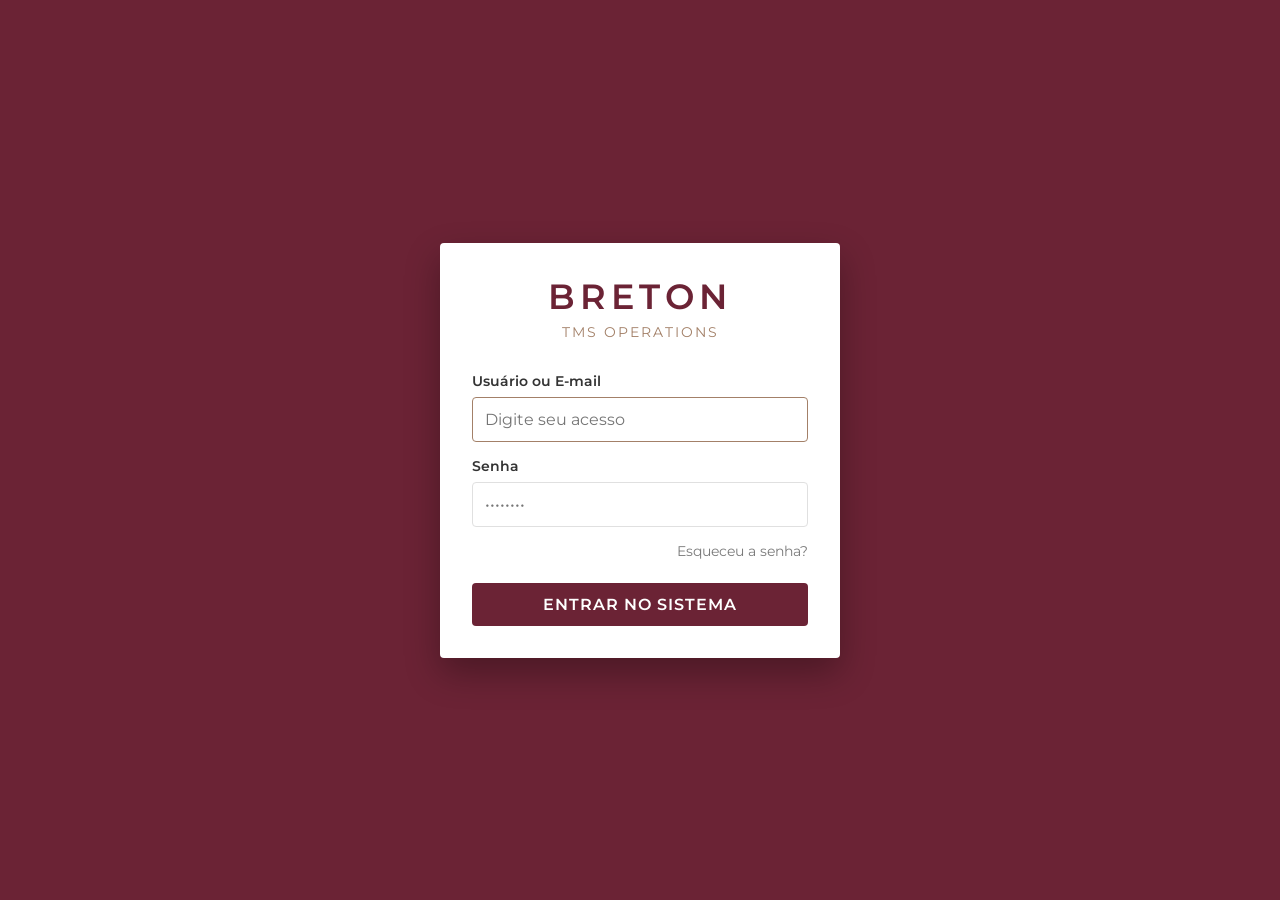
<file: frontend/index.html>
<!DOCTYPE html>
<html lang="pt-BR">
<head>
    <meta charset="UTF-8">
    <meta name="viewport" content="width=device-width, initial-scale=1.0">
    <title>TMS Breton — Login</title>
    <link rel="stylesheet" href="./css/global.css">
    <link rel="stylesheet" href="./css/login.css">
    <link href="https://fonts.googleapis.com/css2?family=Montserrat:wght@300;400;600;700&display=swap" rel="stylesheet">
</head>
<body class="login">
    <div class="login__container">
        <div class="login__brand">
            <h1 class="login__title">BRETON</h1>
            <span class="login__subtitle">TMS Operations</span>
        </div>
        
        <form class="login__form" id="loginForm">
            <div id="loginAlert" style="display:none; padding:12px; border-radius:4px; margin-bottom:16px; font-size:0.85rem; font-weight:600;"></div>
            
            <div class="form-group">
                <label for="username" class="form-label">Usuário ou E-mail</label>
                <input type="text" id="username" class="form-input" placeholder="Digite seu acesso" required autofocus>
            </div>
            
            <div class="form-group">
                <label for="password" class="form-label">Senha</label>
                <input type="password" id="password" class="form-input" placeholder="••••••••" required>
            </div>
            
            <div class="login__actions">
                <a href="#" class="login__forgot" onclick="alert('Por favor, entre em contato com o administrador do sistema.')">Esqueceu a senha?</a>
            </div>
            
            <button type="submit" class="btn btn--primary login__button" id="btnLogin">Entrar no Sistema</button>
        </form>
    </div>

    <script src="./js/config.js"></script>
    <script type="module" src="./js/modules/login.js?v=16"></script>
</body>
</html>
</file>
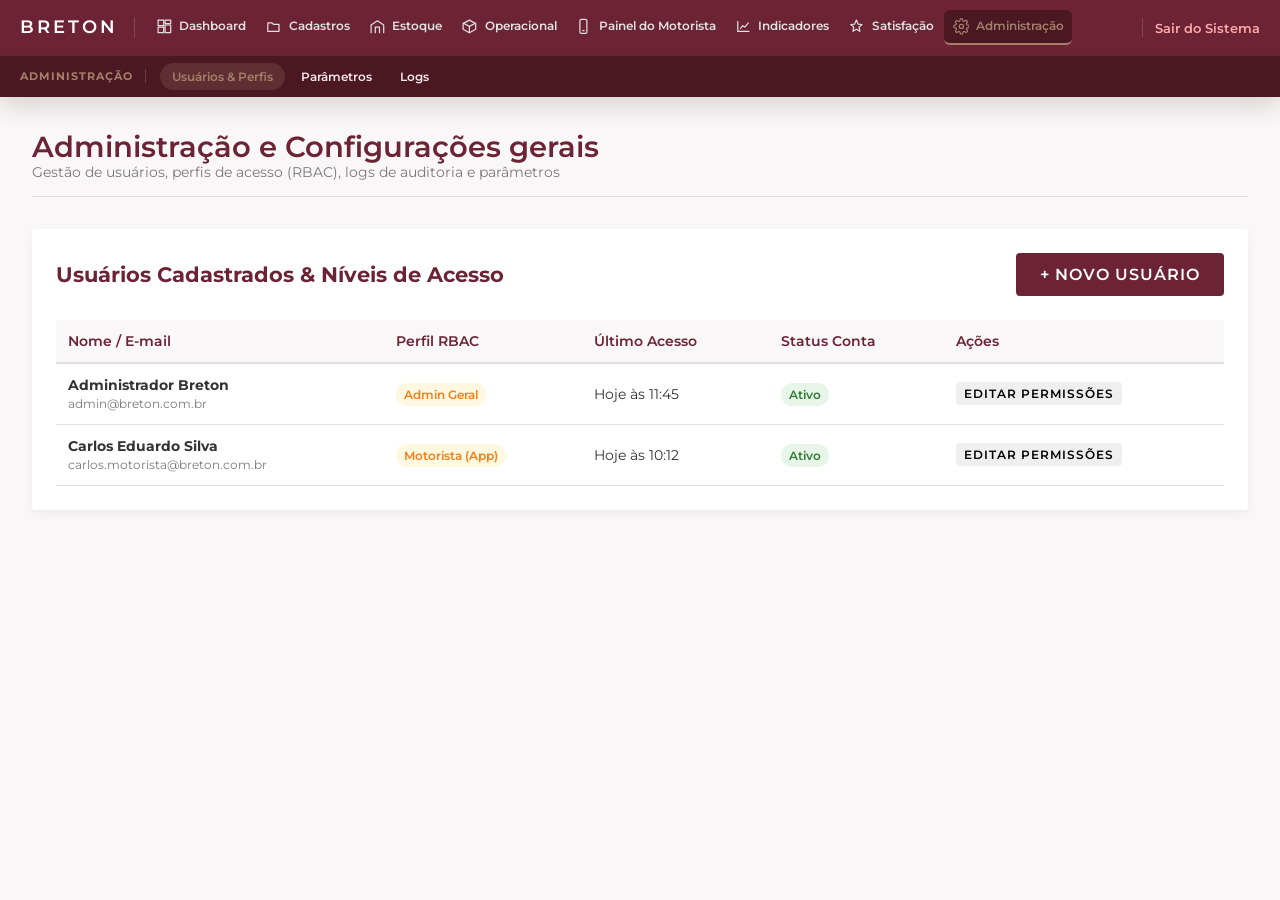
<file: frontend/pages/administracao.html>
<!DOCTYPE html>
<html lang="pt-BR">
<head>
    <meta charset="UTF-8">
    <meta name="viewport" content="width=device-width, initial-scale=1.0">
    <title>TMS Breton - Administração e Configurações</title>
    <link rel="stylesheet" href="../css/global.css">
    <link rel="stylesheet" href="../css/dashboard.css">
    <link rel="stylesheet" href="../css/cadastros.css">
    <link rel="stylesheet" href="../css/administracao.css">
    <link href="https://fonts.googleapis.com/css2?family=Montserrat:wght@300;400;600&display=swap" rel="stylesheet">
</head>
<body class="dashboard-body">
    <div class="layout">
        <!-- Sidebar Navigation -->
        <aside class="sidebar">
            <div class="sidebar__brand">
                <h2 class="sidebar__title">BRETON</h2>
                <span class="sidebar__subtitle">TMS Operations</span>
            </div>
            
                    <nav class="sidebar__nav">
            <a href="dashboard.html"       class="sidebar__link"><span class="sidebar__icon">📊</span> Dashboard</a>
            <a href="cadastros.html"       class="sidebar__link"><span class="sidebar__icon">📁</span> Cadastros</a>
            <a href="estoque.html"         class="sidebar__link"><span class="sidebar__icon">🏭</span> Estoque</a>
            <a href="pedidos.html"         class="sidebar__link"><span class="sidebar__icon">📦</span> Operacional</a>
            <a href="painel-motorista.html" class="sidebar__link"><span class="sidebar__icon">📱</span> Painel do Motorista</a>
            <a href="indicadores.html"     class="sidebar__link"><span class="sidebar__icon">📈</span> Indicadores</a>
            <a href="satisfacao.html"      class="sidebar__link"><span class="sidebar__icon">⭐</span> Satisfação</a>
            <a href="administracao.html"   class="sidebar__link sidebar__link--active"><span class="sidebar__icon">⚙️</span> Administração</a>
        </nav>

            <div class="sidebar__footer">
                <a href="../index.html" class="sidebar__logout">Sair do Sistema</a>
            </div>
        </aside>

        <!-- Conteúdo Principal -->
        <main class="main-content">
            <header class="header">
                <div class="header__title">
                    <h1>Administração e Configurações gerais</h1>
                    <p>Gestão de usuários, perfis de acesso (RBAC), logs de auditoria e parâmetros</p>
                </div>
            </header>

            <!-- Abas do Módulo -->
            <nav class="tabs-nav">
                <button class="tab-btn tab-btn--active" data-tab="usuarios">Usuários & Perfis (RBAC)</button>
                <button class="tab-btn" data-tab="parametros">Parâmetros do Sistema</button>
                <button class="tab-btn" data-tab="logs">Logs de Auditoria</button>
            </nav>

            <!-- Aba 1: Gestão de Usuários -->
            <section id="tab-usuarios" class="tab-content tab-content--active">
                <div class="card-header">
                    <h2>Usuários Cadastrados & Níveis de Acesso</h2>
                    <button class="btn btn--primary" id="btnNovoUsuario">+ Novo Usuário</button>
                </div>
                <table class="data-table">
                    <thead>
                        <tr>
                            <th>Nome / E-mail</th>
                            <th>Perfil RBAC</th>
                            <th>Último Acesso</th>
                            <th>Status Conta</th>
                            <th>Ações</th>
                        </tr>
                    </thead>
                    <tbody id="tableUsuariosBody"></tbody>
                </table>
            </section>

            <!-- Aba 2: Parâmetros do Sistema -->
            <section id="tab-parametros" class="tab-content">
                <div class="card-header">
                    <h2>Parâmetros de Integração & Certificados</h2>
                </div>

                <div class="config-grid">
                    <article class="config-card">
                        <h3>Ambiente SEFAZ / Fiscal</h3>
                        <p><strong>Certificado Digital:</strong> A1 (Válido até 12/2027)</p>
                        <p><strong>Ambiente Atual:</strong> Homologação / Testes</p>
                        <button class="btn btn--primary" style="margin-top:10px;">CONFIGURAR CERTIFICADO</button>
                    </article>

                    <article class="config-card">
                        <h3>Integração com Rastreadoras</h3>
                        <p><strong>Provedor Ativo:</strong> Sascar / Omnilink API</p>
                        <p><strong>Frequência de Ping:</strong> A cada 60 segundos</p>
                        <button class="btn btn--primary" style="margin-top:10px;">AJUSTAR CREDENCIAIS API</button>
                    </article>

                    <!-- Card MySQL (Local / Nuvem) -->
                    <article class="config-card">
                        <h3>Conexão MySQL (Banco de Dados)</h3>
                        <p><strong>Ambiente Atual:</strong> <span id="lblTipoDB">MySQL Local</span></p>
                        <p><strong>Status:</strong> <span class="badge badge--success" id="lblStatusDB">Conectado</span></p>
                        <button class="btn btn--primary" id="btnConfigDB" style="margin-top:10px;">CONFIGURAR BANCO DE DADOS</button>
                    </article>
                </div>
            </section>

            <!-- Aba 3: Logs de Auditoria -->
            <section id="tab-logs" class="tab-content">
                <div class="card-header">
                    <h2>Trilha de Auditoria e Ações Críticas</h2>
                </div>
                <table class="data-table">
                    <thead>
                        <tr>
                            <th>Data / Hora</th>
                            <th>Usuário</th>
                            <th>Ação Realizada</th>
                            <th>Módulo Impactado</th>
                            <th>Endereço IP</th>
                        </tr>
                    </thead>
                    <tbody id="tableLogsBody"></tbody>
                </table>
            </section>
        </main>
    </div>

    <!-- Modal: Configurar MySQL -->
    <div class="modal" id="modalConfigDB" style="display: none; position: fixed; top: 0; left: 0; width: 100%; height: 100%; background: rgba(0,0,0,0.5); z-index: 1000; justify-content: center; align-items: center;">
        <div class="modal-content" style="background: #fff; padding: 25px; border-radius: 8px; max-width: 500px; width: 90%; box-shadow: 0 4px 15px rgba(0,0,0,0.2);">
            <div style="display: flex; justify-content: space-between; align-items: center; margin-bottom: 15px;">
                <h2 style="margin: 0;">⚙️ Configuração MySQL</h2>
                <button id="btnCloseModalDB" style="background: none; border: none; font-size: 1.5rem; cursor: pointer;">&times;</button>
            </div>
            
            <form id="formConfigDB">
                <div class="form-group" style="margin-bottom: 15px;">
                    <label for="db_environment" style="display: block; margin-bottom: 5px; font-weight: 600;">Tipo de Conexão:</label>
                    <select id="db_environment" name="db_environment" class="form-control" style="width: 100%; padding: 8px; border-radius: 4px; border: 1px solid #ccc;">
                        <option value="local">Local (MySQL na Máquina / localhost)</option>
                        <option value="cloud">Nuvem / Servidor Remoto (MySQL Cloud)</option>
                    </select>
                </div>

                <div class="form-group" style="margin-bottom: 10px;">
                    <label for="db_host" style="display: block; margin-bottom: 5px;">Host / Servidor:</label>
                    <input type="text" id="db_host" value="localhost" placeholder="ex: localhost ou ip-da-nuvem" style="width: 100%; padding: 8px; border-radius: 4px; border: 1px solid #ccc;">
                </div>
                <div class="form-group" style="margin-bottom: 10px;">
                    <label for="db_port" style="display: block; margin-bottom: 5px;">Porta:</label>
                    <input type="text" id="db_port" value="3306" placeholder="3306" style="width: 100%; padding: 8px; border-radius: 4px; border: 1px solid #ccc;">
                </div>
                <div class="form-group" style="margin-bottom: 10px;">
                    <label for="db_name" style="display: block; margin-bottom: 5px;">Nome do Banco:</label>
                    <input type="text" id="db_name" placeholder="breton_tms_db" style="width: 100%; padding: 8px; border-radius: 4px; border: 1px solid #ccc;">
                </div>
                <div class="form-group" style="margin-bottom: 10px;">
                    <label for="db_user" style="display: block; margin-bottom: 5px;">Usuário:</label>
                    <input type="text" id="db_user" value="root" placeholder="root" style="width: 100%; padding: 8px; border-radius: 4px; border: 1px solid #ccc;">
                </div>
                <div class="form-group" style="margin-bottom: 15px;">
                    <label for="db_pass" style="display: block; margin-bottom: 5px;">Senha:</label>
                    <input type="password" id="db_pass" placeholder="••••••••" style="width: 100%; padding: 8px; border-radius: 4px; border: 1px solid #ccc;">
                </div>

                <div class="modal-actions" style="margin-top: 20px; display: flex; justify-content: space-between;">
                    <button type="button" class="btn btn--secondary" id="btnTestarConexao" style="padding: 10px 15px;">🧪 Testar Conexão</button>
                    <button type="submit" class="btn btn--primary" style="padding: 10px 15px;">Salvar e Aplicar</button>
                </div>
            </form>
        </div>
    </div>

    <script type="module" src="../js/modules/administracao.js"></script>
</body>
</html>
</file>
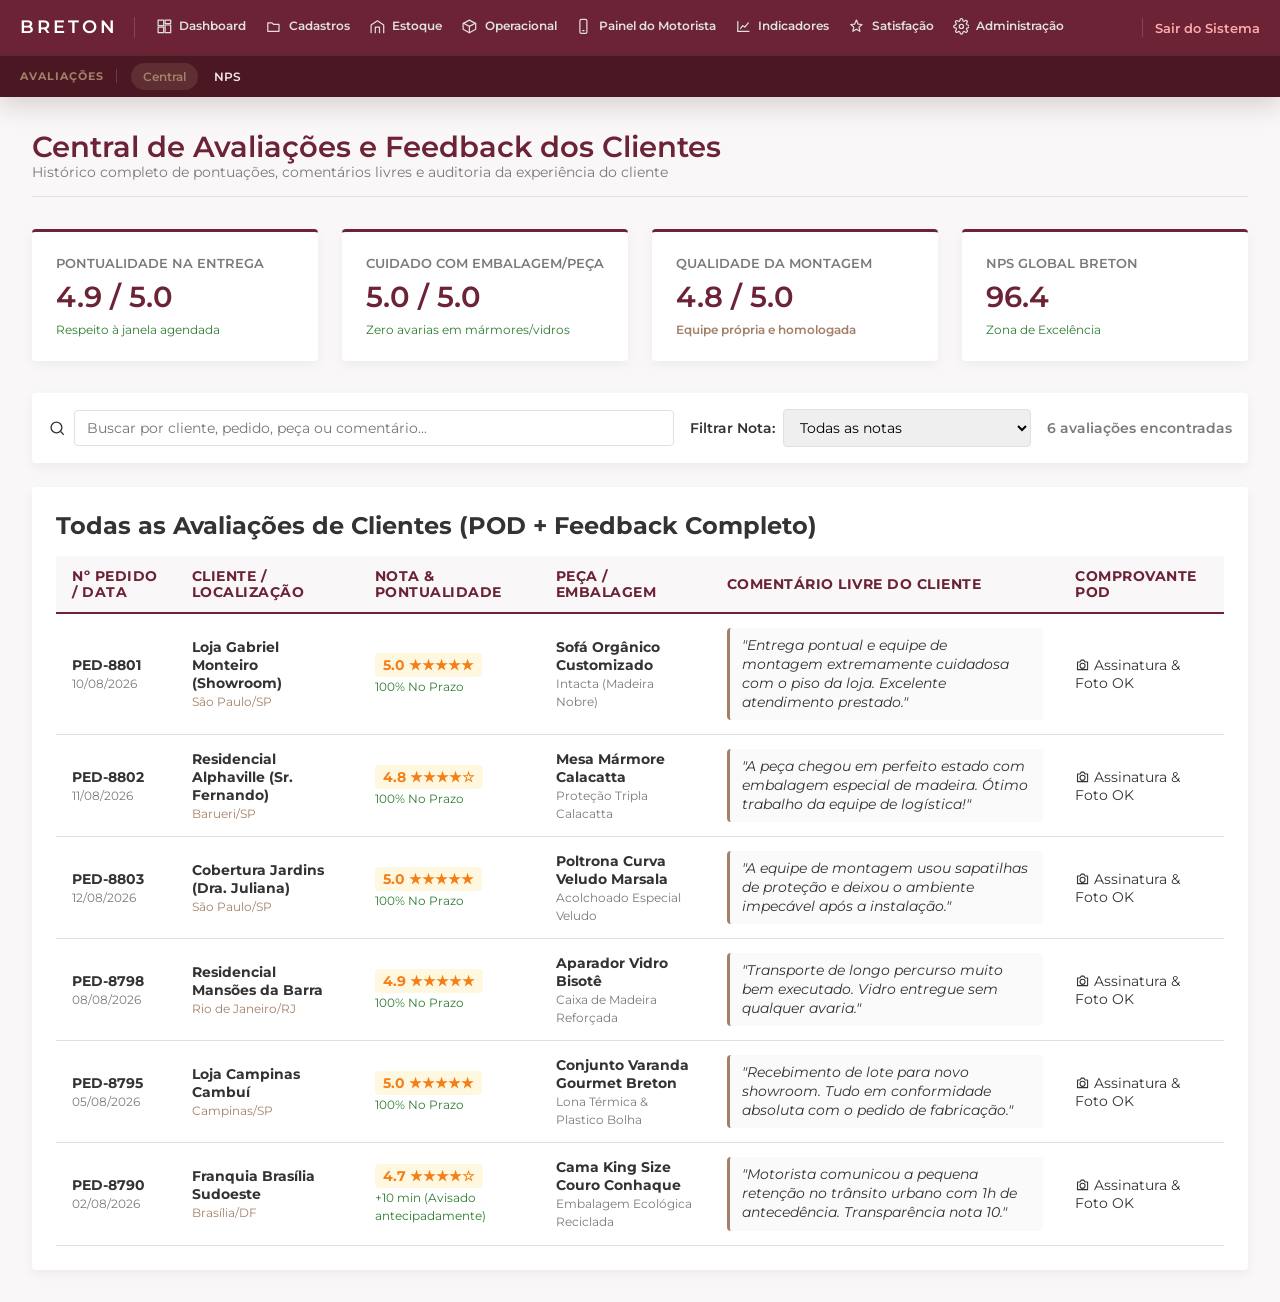
<file: frontend/pages/avaliacoes.html>
<!DOCTYPE html>
<html lang="pt-BR">
<head>
    <meta charset="UTF-8">
    <meta name="viewport" content="width=device-width, initial-scale=1.0">
    <title>TMS Breton - Central de Avaliações</title>
    <link rel="stylesheet" href="../css/global.css">
    <link rel="stylesheet" href="../css/dashboard.css">
    <link rel="stylesheet" href="../css/avaliacoes.css">
    <link href="https://fonts.googleapis.com/css2?family=Montserrat:wght@300;400;600&display=swap" rel="stylesheet">
</head>
<body class="dashboard-body">
    <div class="layout">
        <!-- Sidebar Navigation -->
        <aside class="sidebar">
            <div class="sidebar__brand">
                <h2 class="sidebar__title">BRETON</h2>
                <span class="sidebar__subtitle">TMS Operations</span>
            </div>
            
                    <nav class="sidebar__nav">
            <a href="dashboard.html"       class="sidebar__link"><span class="sidebar__icon">📊</span> Dashboard</a>
            <a href="cadastros.html"       class="sidebar__link"><span class="sidebar__icon">📁</span> Cadastros</a>
            <a href="estoque.html"         class="sidebar__link"><span class="sidebar__icon">🏭</span> Estoque</a>
            <a href="pedidos.html"         class="sidebar__link"><span class="sidebar__icon">📦</span> Operacional</a>
            <a href="painel-motorista.html" class="sidebar__link"><span class="sidebar__icon">📱</span> Painel do Motorista</a>
            <a href="indicadores.html"     class="sidebar__link"><span class="sidebar__icon">📈</span> Indicadores</a>
            <a href="satisfacao.html"      class="sidebar__link"><span class="sidebar__icon">⭐</span> Satisfação</a>
            <a href="administracao.html"   class="sidebar__link"><span class="sidebar__icon">⚙️</span> Administração</a>
        </nav>

            <div class="sidebar__footer">
                <a href="../index.html" class="sidebar__logout">Sair do Sistema</a>
            </div>
        </aside>

        <!-- Conteúdo Principal -->
        <main class="main-content">
            <header class="header">
                <div class="header__title">
                    <h1>Central de Avaliações e Feedback dos Clientes</h1>
                    <p>Histórico completo de pontuações, comentários livres e auditoria da experiência do cliente</p>
                </div>
            </header>

            <!-- Cards Detalhados de Qualidade (Dashboard Superior Repetido) -->
            <section class="kpi-grid">
                <article class="kpi-card">
                    <span class="kpi-card__label">Pontualidade na Entrega</span>
                    <span class="kpi-card__value">4.9 / 5.0</span>
                    <span class="kpi-card__status kpi-card__status--success">Respeito à janela agendada</span>
                </article>

                <article class="kpi-card">
                    <span class="kpi-card__label">Cuidado com Embalagem/Peça</span>
                    <span class="kpi-card__value">5.0 / 5.0</span>
                    <span class="kpi-card__status kpi-card__status--success">Zero avarias em mármores/vidros</span>
                </article>

                <article class="kpi-card">
                    <span class="kpi-card__label">Qualidade da Montagem</span>
                    <span class="kpi-card__value">4.8 / 5.0</span>
                    <span class="kpi-card__status kpi-card__status--accent">Equipe própria e homologada</span>
                </article>

                <article class="kpi-card">
                    <span class="kpi-card__label">NPS Global Breton</span>
                    <span class="kpi-card__value">96.4</span>
                    <span class="kpi-card__status kpi-card__status--success">Zona de Excelência</span>
                </article>
            </section>

            <!-- Barra de Busca e Filtros -->
            <section class="filter-bar">
                <div class="filter-group" style="flex: 1; min-width: 250px;">
                    <span style="font-size: 1.1rem;">🔍</span>
                    <input type="text" id="inputSearch" class="filter-input" placeholder="Buscar por cliente, pedido, peça ou comentário..." style="width: 100%;">
                </div>
                <div class="filter-group">
                    <label for="selectRatingFilter" style="font-size: 0.85rem; font-weight: 600;">Filtrar Nota:</label>
                    <select id="selectRatingFilter" class="filter-select">
                        <option value="all">Todas as notas</option>
                        <option value="5">Apenas 5.0 Stars (Excelência)</option>
                        <option value="4">Apenas 4.0 - 4.9 Stars</option>
                    </select>
                </div>
                <span id="totalAvaliacoesCount" style="font-size: 0.85rem; color: var(--color-text-light); font-weight: 600;">Carregando...</span>
            </section>

            <!-- Tabela Completa de Todas as Avaliações -->
            <section class="data-table-container">
                <div class="card-header">
                    <h2>Todas as Avaliações de Clientes (POD + Feedback Completo)</h2>
                </div>

                <table class="data-table">
                    <thead>
                        <tr>
                            <th>Nº Pedido / Data</th>
                            <th>Cliente / Localização</th>
                            <th>Nota & Pontualidade</th>
                            <th>Peça / Embalagem</th>
                            <th>Comentário Livre do Cliente</th>
                            <th>Comprovante POD</th>
                        </tr>
                    </thead>
                    <tbody id="tableTodasAvaliacoesBody">
                        <!-- Renderizado via JS -->
                    </tbody>
                </table>
            </section>
        </main>
    </div>

    <script type="module" src="../js/modules/avaliacoes.js"></script>
</body>
</html>
</file>
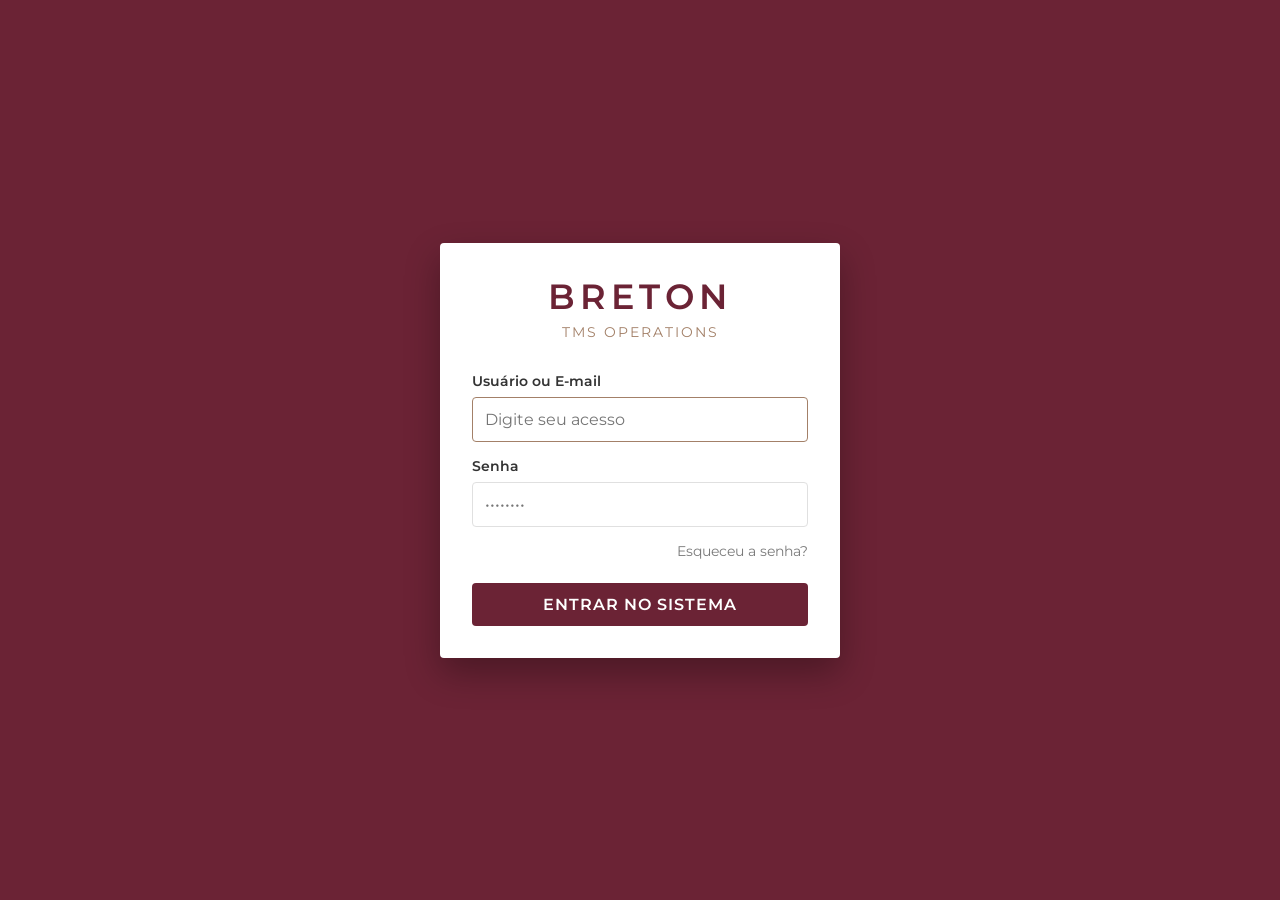
<file: frontend/pages/cadastros.html>
<!DOCTYPE html>
<html lang="pt-BR">
<head>
    <meta charset="UTF-8">
    <meta name="viewport" content="width=device-width, initial-scale=1.0">
    <title>TMS Breton — Cadastros</title>
    <meta name="description" content="Gestão de usuários, funcionários, estoque e veículos da operação logística Breton.">
    <link rel="stylesheet" href="../css/global.css">
    <link rel="stylesheet" href="../css/dashboard.css">
    <link rel="stylesheet" href="../css/cadastros.css">
    <link rel="stylesheet" href="../css/modal.css">
    <link href="https://fonts.googleapis.com/css2?family=Montserrat:wght@300;400;600;700&display=swap" rel="stylesheet">

    <style>
        /* ── Tabs ── */
        .tabs-nav {
            display: flex;
            gap: 4px;
            flex-wrap: wrap;
            padding: 0 0 0 2px;
            margin-bottom: 24px;
            border-bottom: 2px solid #e8ddd5;
        }
        .tab-btn {
            background: transparent;
            border: none;
            border-bottom: 3px solid transparent;
            margin-bottom: -2px;
            padding: 10px 22px;
            font-family: 'Montserrat', sans-serif;
            font-size: 0.88rem;
            font-weight: 600;
            color: #7A6055;
            cursor: pointer;
            border-radius: 6px 6px 0 0;
            transition: color .2s, border-color .2s, background .2s;
            letter-spacing: .3px;
        }
        .tab-btn:hover { color: #5A1827; background: rgba(90,24,39,.05); }
        .tab-btn--active {
            color: #5A1827;
            border-bottom-color: #C5A059;
            background: rgba(197,160,89,.08);
        }
        .tab-content { display: none; }
        .tab-content--active { display: block; }

        /* ── Card toolbar ── */
        .card-toolbar {
            display: flex;
            justify-content: space-between;
            align-items: center;
            flex-wrap: wrap;
            gap: 12px;
            padding: 16px 0 16px 0;
            margin-bottom: 4px;
        }
        .card-toolbar h2 {
            font-size: 1.05rem;
            font-weight: 700;
            color: #5A1827;
            margin: 0;
        }
        .toolbar-actions { display: flex; gap: 10px; align-items: center; flex-wrap: wrap; }
        .search-input {
            padding: 8px 14px;
            font-size: 0.875rem;
            border: 1px solid #d6cec8;
            border-radius: 6px;
            background: #fff;
            color: #333;
            width: 240px;
            font-family: 'Montserrat', sans-serif;
            transition: border-color .2s;
        }
        .search-input:focus { outline: none; border-color: #C5A059; box-shadow: 0 0 0 3px rgba(197,160,89,.15); }

        /* ── Badges ── */
        .badge {
            display: inline-block;
            padding: 3px 10px;
            border-radius: 20px;
            font-size: 0.75rem;
            font-weight: 600;
            letter-spacing: .3px;
        }
        .badge--success { background: #d4edda; color: #155724; }
        .badge--warning { background: #fff3cd; color: #856404; }
        .badge--danger  { background: #f8d7da; color: #721c24; }
        .badge--info    { background: #d1ecf1; color: #0c5460; }
        .badge--accent  { background: rgba(197,160,89,.18); color: #8a6a1a; }
        .badge--vinho   { background: rgba(90,24,39,.10); color: #5A1827; }

        /* ── Action buttons inside rows ── */
        .btn-row { display: flex; gap: 6px; flex-wrap: wrap; }
        .btn-row .btn-action {
            background: none;
            border: 1px solid #ddd;
            border-radius: 5px;
            cursor: pointer;
            padding: 4px 9px;
            font-size: 0.8rem;
            font-family: 'Montserrat', sans-serif;
            font-weight: 600;
            transition: all .15s;
        }
        .btn-row .btn-edit  { border-color: #C5A059; color: #8a6a1a; }
        .btn-row .btn-edit:hover  { background: #C5A059; color: #fff; }
        .btn-row .btn-delete { border-color: #c0392b; color: #c0392b; }
        .btn-row .btn-delete:hover { background: #c0392b; color: #fff; }

        /* ── Empty state ── */
        .empty-state {
            text-align: center;
            padding: 48px 20px;
            color: #999;
            font-size: 0.9rem;
        }
        .empty-state .empty-icon { font-size: 2.5rem; margin-bottom: 12px; display: block; }

        /* ── Table tweaks ── */
        .data-table th { white-space: nowrap; }
        .data-table td { vertical-align: middle; }

        /* ── Avatar pill for users ── */
        .user-pill {
            display: flex; align-items: center; gap: 10px;
        }
        .user-avatar {
            width: 32px; height: 32px; border-radius: 50%;
            background: linear-gradient(135deg, #5A1827, #C5A059);
            display: flex; align-items: center; justify-content: center;
            color: #fff; font-size: 0.75rem; font-weight: 700;
            flex-shrink: 0;
        }

        .fn-form { display: none; }
        .fn-form.is-open { display: block; }
        .fn-lista.is-hidden { display: none; }
        .fn-head {
            display: flex; justify-content: space-between; align-items: center;
            gap: 12px; margin-bottom: 16px; flex-wrap: wrap;
        }
        .fn-head h2 { margin: 0; color: #5A1827; font-size: 1.05rem; }
        .fn-crumb { color: #7A6055; font-size: .8rem; margin: 0 0 14px; }
        .fn-sec {
            border: 1px solid #e8ddd5; border-radius: 10px; padding: 14px 16px 10px;
            margin-bottom: 14px; background: #fff;
        }
        .fn-sec h3 {
            margin: 0 0 12px; font-size: .78rem; letter-spacing: .4px; text-transform: uppercase;
            color: #5A1827; border-bottom: 1px solid #efe6dc; padding-bottom: 8px;
        }
        .fn-grid { display: grid; grid-template-columns: repeat(4, minmax(0, 1fr)); gap: 10px 12px; }
        .fn-grid .span-2 { grid-column: span 2; }
        .fn-grid .span-3 { grid-column: span 3; }
        .fn-grid .span-4 { grid-column: span 4; }
        .fn-field label {
            display: block; font-size: .68rem; font-weight: 700; color: #7A6055;
            margin-bottom: 4px; letter-spacing: .2px;
        }
        .fn-field input, .fn-field select, .fn-field textarea {
            width: 100%; padding: 8px 10px; border: 1px solid #d6cec8; border-radius: 6px;
            font-family: 'Montserrat', sans-serif; font-size: .8rem; background: #fff; color: #333;
        }
        .fn-field input:focus, .fn-field select:focus, .fn-field textarea:focus {
            outline: none; border-color: #C5A059; box-shadow: 0 0 0 3px rgba(197,160,89,.15);
        }
        .fn-dep-table { width: 100%; border-collapse: collapse; font-size: .8rem; }
        .fn-dep-table th { text-align: left; color: #7A6055; font-size: .68rem; padding: 4px 6px; }
        .fn-dep-table td { padding: 4px 6px; }
        .fn-dep-table input, .fn-dep-table select { width: 100%; }
        .fn-actions { display: flex; justify-content: flex-end; gap: 10px; margin-top: 8px; }
        @media (max-width: 980px) {
            .fn-grid { grid-template-columns: 1fr 1fr; }
            .fn-grid .span-2, .fn-grid .span-3 { grid-column: span 2; }
        }
        @media (max-width: 640px) {
            .fn-grid, .fn-grid .span-2, .fn-grid .span-3, .fn-grid .span-4 { grid-template-columns: 1fr; grid-column: auto; }
        }

        .vei-consulta { display: block; }
        .vei-consulta.is-hidden { display: none; }
        .vei-top { display: flex; justify-content: space-between; gap: 16px; align-items: flex-start; flex-wrap: wrap; margin-bottom: 16px; }
        .vei-filtros {
            flex: 1 1 640px; display: grid; grid-template-columns: repeat(5, minmax(120px, 1fr));
            gap: 8px 10px; background: #fff; border: 1px solid #e8ddd5; border-radius: 10px; padding: 12px;
        }
        .vei-filtros label { display: block; font-size: .66rem; font-weight: 700; color: #7A6055; margin-bottom: 3px; }
        .vei-filtros input, .vei-filtros select {
            width: 100%; padding: 7px 8px; border: 1px solid #d6cec8; border-radius: 6px;
            font-family: inherit; font-size: .78rem; background: #fff;
        }
        .vei-acoes { display: flex; gap: 8px; flex-wrap: wrap; }
        .vei-btn {
            min-width: 92px; padding: 9px 12px; border-radius: 8px; font-family: inherit;
            font-size: .78rem; font-weight: 700; cursor: pointer; background: #fff;
        }
        .vei-btn--qr,
        .vei-btn--incluir,
        .vei-btn--excel,
        .vei-btn--status {
            border: 1px solid #c9bdb4;
            color: #5A1827;
            background: #fff;
        }
        .vei-check { display: flex; flex-direction: column; gap: 6px; font-size: .75rem; }
        .vei-check label { display: flex; align-items: center; gap: 8px; font-weight: 600; color: #444; }
        @media (max-width: 1100px) { .vei-filtros { grid-template-columns: repeat(3, 1fr); } }
    </style>
</head>
<body class="dashboard-body">
<div class="layout">

    <!-- ═══ Sidebar ═══ -->
    <aside class="sidebar">
        <div class="sidebar__brand">
            <h2 class="sidebar__title">BRETON</h2>
            <span class="sidebar__subtitle">TMS Operations</span>
        </div>
                        <nav class="sidebar__nav">
            <a href="dashboard.html"       class="sidebar__link"><span class="sidebar__icon">📊</span> Dashboard</a>
            <a href="cadastros.html"       class="sidebar__link sidebar__link--active"><span class="sidebar__icon">📁</span> Cadastros</a>
            <a href="estoque.html"         class="sidebar__link"><span class="sidebar__icon">🏭</span> Estoque</a>
            <a href="pedidos.html"         class="sidebar__link"><span class="sidebar__icon">📦</span> Operacional</a>
            <a href="painel-motorista.html" class="sidebar__link"><span class="sidebar__icon">📱</span> Painel do Motorista</a>
            <a href="indicadores.html"     class="sidebar__link"><span class="sidebar__icon">📈</span> Indicadores</a>
            <a href="satisfacao.html"      class="sidebar__link"><span class="sidebar__icon">⭐</span> Satisfação</a>
            <a href="administracao.html"   class="sidebar__link"><span class="sidebar__icon">⚙️</span> Administração</a>
        </nav>
        <div class="sidebar__footer">
            <a href="../index.html" class="sidebar__logout" id="btnLogout">Sair do Sistema</a>
        </div>
    </aside>

    <!-- ═══ Main Content ═══ -->
    <main class="main-content">
        <header class="header">
            <div class="header__title">
                <h1>Cadastros</h1>
                <p>Gestão de empresas, pessoas, usuários, funcionários, estoque e frota da operação Breton</p>
            </div>
        </header>

        <!-- ── Tabs Navigation ── -->
        <nav class="tabs-nav" id="cadastrosTabs" role="tablist" aria-label="Seções de cadastro">
            <button class="tab-btn tab-btn--active" data-tab="pessoas"      role="tab" aria-selected="true"  aria-controls="tab-pessoas">🏢 Empresa / Pessoa</button>
            <button class="tab-btn"                 data-tab="usuarios"     role="tab" aria-selected="false" aria-controls="tab-usuarios">👤 Usuários</button>
            <button class="tab-btn"                 data-tab="funcionarios" role="tab" aria-selected="false" aria-controls="tab-funcionarios">👔 Funcionários</button>
            <button class="tab-btn"                 data-tab="equipes"      role="tab" aria-selected="false" aria-controls="tab-equipes">👥 Equipes</button>
            <button class="tab-btn"                 data-tab="estoque"      role="tab" aria-selected="false" aria-controls="tab-estoque">📦 Estoque</button>
            <button class="tab-btn"                 data-tab="veiculos"     role="tab" aria-selected="false" aria-controls="tab-veiculos">🚚 Veículos</button>
        </nav>

        <!-- ══════════════════════════════════════════
             ABA: EMPRESA / PESSOA
        ══════════════════════════════════════════ -->
        <section id="tab-pessoas" class="tab-content tab-content--active" role="tabpanel" aria-labelledby="tab-pessoas">
            <div class="card-toolbar">
                <h2>🏢 Empresa / Pessoa</h2>
                <div class="toolbar-actions">
                    <input type="text" id="searchPessoas" class="search-input" placeholder="Pesquisar empresa ou pessoa..." aria-label="Pesquisar empresas e pessoas">
                    <button class="btn btn--primary" id="btnNewPessoa">+ Nova Empresa / Pessoa</button>
                </div>
            </div>
            <p style="margin:0 0 12px;color:#7A6055;font-size:0.85rem;">Listagem das empresas e pessoas que entram nas emissões de minuta (remetente, destinatário, expedidor e local de entrega).</p>
            <table class="data-table" aria-label="Tabela de empresas e pessoas">
                <thead>
                    <tr>
                        <th>Nome</th>
                        <th>CNPJ / CPF</th>
                        <th>Tipo</th>
                        <th>Papel</th>
                        <th>Cidade / UF</th>
                        <th>Origem</th>
                        <th>Emissões</th>
                        <th>Ações</th>
                    </tr>
                </thead>
                <tbody id="tablePessoasBody">
                </tbody>
            </table>
        </section>

        <section id="tab-usuarios" class="tab-content" role="tabpanel" aria-labelledby="tab-usuarios">
            <div class="card-toolbar">
                <h2>👤 Usuários do Sistema</h2>
                <div class="toolbar-actions">
                    <input type="text" id="searchUsuarios" class="search-input" placeholder="Pesquisar usuário..." aria-label="Pesquisar usuários">
                    <button class="btn btn--primary" id="btnNewUsuario">+ Novo Usuário</button>
                </div>
            </div>
            <table class="data-table" aria-label="Tabela de usuários">
                <thead>
                    <tr>
                        <th>Usuário</th>
                        <th>E-mail</th>
                        <th>Perfil</th>
                        <th>Status</th>
                        <th>Ações</th>
                    </tr>
                </thead>
                <tbody id="tableUsuariosBody">
                    <!-- Renderizado via JS -->
                </tbody>
            </table>
        </section>

        <!-- ══════════════════════════════════════════
             ABA: FUNCIONÁRIOS
        ══════════════════════════════════════════ -->
        <section id="tab-funcionarios" class="tab-content" role="tabpanel" aria-labelledby="tab-funcionarios">
            <div id="funcionarioLista" class="fn-lista">
                <div class="card-toolbar">
                    <h2>🏢 Funcionários &amp; Colaboradores</h2>
                    <div class="toolbar-actions">
                        <input type="text" id="searchFuncionarios" class="search-input" placeholder="Pesquisar funcionário..." aria-label="Pesquisar funcionários">
                        <button class="btn btn--primary" id="btnNewFuncionario">+ Incluir novo</button>
                    </div>
                </div>
                <table class="data-table" aria-label="Tabela de funcionários">
                    <thead>
                        <tr>
                            <th>Nome</th>
                            <th>CPF</th>
                            <th>Cargo / Tipo</th>
                            <th>CNH / Categoria</th>
                            <th>Unidade</th>
                            <th>Status</th>
                            <th>Ações</th>
                        </tr>
                    </thead>
                    <tbody id="tableFuncionariosBody"></tbody>
                </table>
            </div>

            <form id="funcionarioForm" class="fn-form" autocomplete="off">
                <div class="fn-head">
                    <div>
                        <h2 id="fnTitulo">Funcionário &gt; Incluir novo</h2>
                        <p class="fn-crumb">Ficha completa do colaborador, motorista ou ajudante</p>
                    </div>
                    <div class="fn-actions">
                        <button type="button" class="btn" id="btnCancelarFuncionario">Voltar à lista</button>
                        <button type="submit" class="btn btn--primary" id="btnSalvarFuncionario">Salvar colaborador</button>
                    </div>
                </div>
                <input type="hidden" id="fn_id">

                <div class="fn-sec">
                    <h3>Identificação</h3>
                    <div class="fn-grid">
                        <div class="fn-field"><label for="fn_unidade">Unidade</label>
                            <select id="fn_unidade">
                                <option>CIA DE TRANSPORTE</option>
                                <option>HOLDING PACHECO</option>
                                <option>BRETON</option>
                            </select>
                        </div>
                        <div class="fn-field span-2"><label for="fn_cia_transporte">Cia de transporte</label>
                            <input id="fn_cia_transporte" value="CIA DE TRANSPORTE">
                        </div>
                        <div class="fn-field"><label for="fn_matricula">Matrícula</label><input id="fn_matricula"></div>
                        <div class="fn-field span-2"><label for="fn_nome">Nome completo</label><input id="fn_nome" required></div>
                        <div class="fn-field"><label for="fn_tipo_cadastro">Tipo cadastro</label>
                            <select id="fn_tipo_cadastro">
                                <option value="">SELECIONE</option>
                                <option>MOTORISTA</option>
                                <option>AJUDANTE</option>
                                <option>OPERACIONAL</option>
                                <option>ADMINISTRATIVO</option>
                                <option>TERCEIRO</option>
                            </select>
                        </div>
                        <div class="fn-field"><label for="fn_cargo">Cargo ocupacional</label>
                            <select id="fn_cargo">
                                <option value="">SELECIONE</option>
                                <option>AJUDANTE</option>
                                <option>Motorista</option>
                                <option>Ajudante de Entrega</option>
                                <option>Gerente de Operações</option>
                                <option>Coordenador Logístico</option>
                                <option>Supervisor de Frota</option>
                                <option>Conferente de Estoque</option>
                                <option>Assistente Administrativo</option>
                                <option>Analista de TI</option>
                                <option>Financeiro</option>
                                <option>Outro</option>
                            </select>
                        </div>
                    </div>
                </div>

                <div class="fn-sec">
                    <h3>Localização e formas de contato</h3>
                    <div class="fn-grid">
                        <div class="fn-field"><label for="fn_cep">CEP</label><input id="fn_cep" placeholder="00000-000"></div>
                        <div class="fn-field span-2"><label for="fn_endereco">Endereço</label><input id="fn_endereco"></div>
                        <div class="fn-field"><label for="fn_numero">Número</label><input id="fn_numero"></div>
                        <div class="fn-field"><label for="fn_bairro">Bairro</label><input id="fn_bairro"></div>
                        <div class="fn-field"><label for="fn_cidade">Cidade</label><input id="fn_cidade"></div>
                        <div class="fn-field span-2"><label for="fn_complemento">Complemento</label><input id="fn_complemento"></div>
                        <div class="fn-field"><label for="fn_telefone">Telefone</label><input id="fn_telefone"></div>
                        <div class="fn-field"><label for="fn_celular">Celular</label><input id="fn_celular"></div>
                        <div class="fn-field"><label for="fn_email">E-mail</label><input id="fn_email" type="email"></div>
                        <div class="fn-field"><label for="fn_nextel_numero">Nextel — número</label><input id="fn_nextel_numero"></div>
                        <div class="fn-field"><label for="fn_nextel_id">Nextel — ID</label><input id="fn_nextel_id"></div>
                    </div>
                </div>

                <div class="fn-sec">
                    <h3>Título de eleitor e carteira de trabalho</h3>
                    <div class="fn-grid">
                        <div class="fn-field"><label for="fn_titulo_eleitor">Número título</label><input id="fn_titulo_eleitor"></div>
                        <div class="fn-field"><label for="fn_titulo_data_emissao">Data de emissão</label><input id="fn_titulo_data_emissao" type="date"></div>
                        <div class="fn-field"><label for="fn_titulo_zona">Zona</label><input id="fn_titulo_zona"></div>
                        <div class="fn-field"><label for="fn_titulo_secao">Seção</label><input id="fn_titulo_secao"></div>
                        <div class="fn-field"><label for="fn_ctps_numero">Número CTPS</label><input id="fn_ctps_numero"></div>
                        <div class="fn-field"><label for="fn_ctps_data_emissao">Data de emissão</label><input id="fn_ctps_data_emissao" type="date"></div>
                        <div class="fn-field"><label for="fn_ctps_serie">Série</label><input id="fn_ctps_serie"></div>
                        <div class="fn-field"><label for="fn_ctps_orgao_expedidor">Órgão expedidor</label><input id="fn_ctps_orgao_expedidor"></div>
                    </div>
                </div>

                <div class="fn-sec">
                    <h3>Registros</h3>
                    <div class="fn-grid">
                        <div class="fn-field"><label for="fn_cpf">C.P.F.</label><input id="fn_cpf" required></div>
                        <div class="fn-field"><label for="fn_rg">R.G.</label><input id="fn_rg"></div>
                        <div class="fn-field"><label for="fn_rg_orgao_expedidor">R.G. órgão exp.</label><input id="fn_rg_orgao_expedidor"></div>
                        <div class="fn-field"><label for="fn_rg_data_emissao">Data de emissão</label><input id="fn_rg_data_emissao" type="date"></div>
                        <div class="fn-field"><label for="fn_cnh">Habilitação (CNH)</label><input id="fn_cnh"></div>
                        <div class="fn-field"><label for="fn_cnh_codigo_seguranca">Cód. segurança CNH</label><input id="fn_cnh_codigo_seguranca"></div>
                        <div class="fn-field"><label for="fn_categoria_cnh">Categoria</label>
                            <select id="fn_categoria_cnh">
                                <option value="">SELECIONE</option>
                                <option>B</option><option>C</option><option>D</option><option>E</option>
                                <option>AB</option><option>AC</option><option>AD</option><option>AE</option>
                            </select>
                        </div>
                        <div class="fn-field"><label for="fn_cnh_validade">Validade</label><input id="fn_cnh_validade" type="date"></div>
                        <div class="fn-field"><label for="fn_cnh_data_primeira">Data 1ª CNH</label><input id="fn_cnh_data_primeira" type="date"></div>
                        <div class="fn-field"><label for="fn_cnh_data_emissao">Data emissão CNH</label><input id="fn_cnh_data_emissao" type="date"></div>
                        <div class="fn-field"><label for="fn_cnh_uf">UF CNH</label><input id="fn_cnh_uf" maxlength="2"></div>
                        <div class="fn-field"><label for="fn_pis_pasep">PIS/PASEP</label><input id="fn_pis_pasep"></div>
                    </div>
                </div>

                <div class="fn-sec">
                    <h3>Pagamento</h3>
                    <div class="fn-grid">
                        <div class="fn-field span-2"><label for="fn_banco">Banco</label>
                            <select id="fn_banco">
                                <option>BANCO BRADESCO S/A</option>
                                <option>BANCO DO BRASIL S/A</option>
                                <option>CAIXA ECONOMICA FEDERAL</option>
                                <option>ITAU UNIBANCO S/A</option>
                                <option>BANCO SANTANDER S/A</option>
                                <option>NUBANK</option>
                                <option>OUTRO</option>
                            </select>
                        </div>
                        <div class="fn-field"><label for="fn_tipo_conta">Tipo de conta</label>
                            <select id="fn_tipo_conta">
                                <option value="">SELECIONE</option>
                                <option>CORRENTE</option>
                                <option>POUPANCA</option>
                                <option>SALARIO</option>
                            </select>
                        </div>
                        <div class="fn-field"><label for="fn_agencia">Agência</label><input id="fn_agencia"></div>
                        <div class="fn-field"><label for="fn_conta_numero">Conta número</label><input id="fn_conta_numero"></div>
                        <div class="fn-field"><label for="fn_pix_tipo">Chave Pix</label>
                            <select id="fn_pix_tipo">
                                <option value="">SELECIONE</option>
                                <option>CPF</option>
                                <option>E-MAIL</option>
                                <option>TELEFONE</option>
                                <option>ALEATORIA</option>
                            </select>
                        </div>
                        <div class="fn-field span-2"><label for="fn_pix_chave">Chave Pix (valor)</label><input id="fn_pix_chave"></div>
                    </div>
                </div>

                <div class="fn-sec">
                    <h3>Fechamento da folha de pagamento</h3>
                    <div class="fn-grid">
                        <div class="fn-field"><label for="fn_salario_base">Salário base</label><input id="fn_salario_base" type="number" step="0.01"></div>
                        <div class="fn-field"><label for="fn_alimentacao">Alimentação</label><input id="fn_alimentacao" type="number" step="0.01"></div>
                        <div class="fn-field"><label for="fn_vale_transporte">Vale transp.</label><input id="fn_vale_transporte" type="number" step="0.01"></div>
                        <div class="fn-field"><label for="fn_convenio">Convênio</label><input id="fn_convenio" type="number" step="0.01"></div>
                        <div class="fn-field"><label for="fn_inss">INSS</label><input id="fn_inss" type="number" step="0.01"></div>
                        <div class="fn-field"><label for="fn_desconto_total">Valor total em R$ a ser descontado</label><input id="fn_desconto_total" type="number" step="0.01"></div>
                    </div>
                </div>

                <div class="fn-sec">
                    <h3>Segurado e memo</h3>
                    <div class="fn-grid">
                        <div class="fn-field"><label for="fn_status_seguradora">Status na seguradora</label>
                            <select id="fn_status_seguradora">
                                <option>Nao cadastrado</option>
                                <option>Cadastrado</option>
                                <option>Pendente</option>
                                <option>Vencido</option>
                            </select>
                        </div>
                        <div class="fn-field"><label for="fn_validade_seguradora">Validade</label><input id="fn_validade_seguradora" type="date"></div>
                        <div class="fn-field"><label for="fn_autorizacao_seguradora">Autorização da seguradora</label><input id="fn_autorizacao_seguradora"></div>
                        <div class="fn-field"><label for="fn_data_autorizacao_seguradora">Data da autorização</label><input id="fn_data_autorizacao_seguradora" type="date"></div>
                        <div class="fn-field span-4"><label for="fn_memo">Memo</label><textarea id="fn_memo" rows="2"></textarea></div>
                    </div>
                </div>

                <div class="fn-sec">
                    <h3>Dependentes</h3>
                    <table class="fn-dep-table">
                        <thead>
                            <tr><th>Nome</th><th>Data nascimento</th><th>Grau</th><th></th></tr>
                        </thead>
                        <tbody id="fnDependentesBody"></tbody>
                    </table>
                    <button type="button" class="btn" id="btnAddDependente" style="margin-top:8px;">+ Adicionar dependente</button>
                </div>

                <div class="fn-sec">
                    <h3>Outras informações</h3>
                    <div class="fn-grid">
                        <div class="fn-field"><label for="fn_admissao">Admissão</label><input id="fn_admissao" type="date"></div>
                        <div class="fn-field"><label for="fn_data_nascimento">Data de nasc.</label><input id="fn_data_nascimento" type="date"></div>
                        <div class="fn-field"><label for="fn_escolaridade">Escolaridade</label>
                            <select id="fn_escolaridade">
                                <option value="">SELECIONE</option>
                                <option>FUNDAMENTAL</option>
                                <option>MEDIO</option>
                                <option>SUPERIOR</option>
                                <option>POS-GRADUACAO</option>
                            </select>
                        </div>
                        <div class="fn-field"><label for="fn_municipio_nascimento">Município de nasc.</label><input id="fn_municipio_nascimento"></div>
                        <div class="fn-field span-2"><label for="fn_nome_mae">Nome mãe</label><input id="fn_nome_mae"></div>
                        <div class="fn-field span-2"><label for="fn_nome_pai">Nome pai</label><input id="fn_nome_pai"></div>
                        <div class="fn-field span-2"><label for="fn_companheira">Companheira / Esposa</label><input id="fn_companheira"></div>
                        <div class="fn-field"><label for="fn_estado_civil">Estado civil</label>
                            <select id="fn_estado_civil">
                                <option value="">Selecione</option>
                                <option>SOLTEIRO</option>
                                <option>CASADO</option>
                                <option>DIVORCIADO</option>
                                <option>VIUVO</option>
                                <option>UNIAO ESTAVEL</option>
                            </select>
                        </div>
                        <div class="fn-field"><label for="fn_exame_toxicologico">Exame toxicológico</label>
                            <select id="fn_exame_toxicologico">
                                <option>NÃO APLICAVEL</option>
                                <option>APROVADO</option>
                                <option>REPROVADO</option>
                                <option>PENDENTE</option>
                            </select>
                        </div>
                        <div class="fn-field"><label for="fn_vinculo">Vínculo</label>
                            <select id="fn_vinculo">
                                <option>CLT</option><option>PJ</option><option>Terceirizado</option><option>Estagiário</option><option>Temporário</option>
                            </select>
                        </div>
                        <div class="fn-field"><label for="fn_setor">Setor</label>
                            <select id="fn_setor">
                                <option>Operações</option><option>Frota</option><option>TI</option><option>Financeiro</option>
                                <option>Estoque</option><option>Administrativo</option><option>RH</option><option>Comercial</option>
                            </select>
                        </div>
                        <div class="fn-field"><label for="fn_status_operacional">Status</label>
                            <select id="fn_status_operacional">
                                <option>Ativo</option><option>Em Férias</option><option>Afastado</option><option>Desligado</option>
                            </select>
                        </div>
                    </div>
                </div>

                <div class="fn-sec">
                    <h3>Acesso ao sistema</h3>
                    <div class="fn-grid">
                        <div class="fn-field"><label for="fn_criar_acesso">Criar acesso (PC ou app)</label>
                            <select id="fn_criar_acesso">
                                <option value="true">Sim — gera login do colaborador</option>
                                <option value="false">Não</option>
                            </select>
                        </div>
                        <div class="fn-field"><label for="fn_perfil">Perfil de acesso</label>
                            <select id="fn_perfil">
                                <option value="Motorista">Motorista (aplicativo)</option>
                                <option value="Ajudante">Ajudante (aplicativo)</option>
                                <option value="Operacional">Operacional (PC)</option>
                                <option value="Gestor">Gestor (PC)</option>
                                <option value="Admin">Admin (PC)</option>
                                <option value="TI">TI (PC)</option>
                            </select>
                        </div>
                        <div class="fn-field"><label for="fn_email_acesso">E-mail de acesso</label><input id="fn_email_acesso" type="email"></div>
                        <div class="fn-field"><label for="fn_senha">Senha inicial</label><input id="fn_senha" type="password" placeholder="Mínimo 8 caracteres"></div>
                    </div>
                </div>

                <div class="fn-actions">
                    <button type="button" class="btn" id="btnCancelarFuncionario2">Cancelar</button>
                    <button type="submit" class="btn btn--primary">Salvar colaborador</button>
                </div>
            </form>
        </section>

        <!-- ══════════════════════════════════════════
             ABA: EQUIPES 
        ══════════════════════════════════════════ -->
        <section id="tab-equipes" class="tab-content" role="tabpanel" aria-labelledby="tab-equipes">
            <div class="card-toolbar">
                <h2><span data-icon="users">Gestão de Equipes</span></h2>
                <div class="toolbar-actions">
                    <input type="text" id="searchEquipes" class="search-input" placeholder="Pesquisar equipe..." aria-label="Pesquisar equipes">
                    <button class="btn btn--primary" id="btnNewEquipe">+ Nova Equipe</button>
                </div>
            </div>
            <table class="data-table" aria-label="Tabela de equipes">
                <thead>
                    <tr>
                        <th>Nome da Equipe</th>
                        <th>Motorista Principal</th>
                        <th>Membros / Ajudantes</th>
                        <th>Status</th>
                        <th>Ações</th>
                    </tr>
                </thead>
                <tbody id="tableEquipesBody">
                    <!-- Renderizado via JS -->
                </tbody>
            </table>
        </section>

        <!-- ══════════════════════════════════════════
             ABA: ESTOQUE
        ══════════════════════════════════════════ -->
        <section id="tab-estoque" class="tab-content" role="tabpanel" aria-labelledby="tab-estoque">
            <div class="card-toolbar">
                <h2>📦 Estoque — Operação Logística</h2>
                <div class="toolbar-actions">
                    <input type="text" id="searchEstoque" class="search-input" placeholder="Pesquisar item..." aria-label="Pesquisar estoque">
                    <button class="btn btn--primary" id="btnNewEstoque">+ Novo Item</button>
                </div>
            </div>
            <table class="data-table" aria-label="Tabela de estoque">
                <thead>
                    <tr>
                        <th>Código</th>
                        <th>Descrição do Item</th>
                        <th>Dimensões (AxLxP)</th>
                        <th>Quantidade</th>
                        <th>Unidade</th>
                        <th>Localização</th>
                        <th>Ações</th>
                    </tr>
                </thead>
                <tbody id="tableEstoqueBody">
                    <!-- Renderizado via JS -->
                </tbody>
            </table>
        </section>

        <!-- ══════════════════════════════════════════
             ABA: VEÍCULOS
        ══════════════════════════════════════════ -->
        <section id="tab-veiculos" class="tab-content" role="tabpanel" aria-labelledby="tab-veiculos">
            <div id="veiculoConsulta" class="vei-consulta">
                <div class="fn-head">
                    <div>
                        <h2>437 — Cadastro de Veículos</h2>
                        <p class="fn-crumb">Consulta de veículos da frota</p>
                    </div>
                    <div class="vei-acoes">
                        <button type="button" class="vei-btn vei-btn--qr" id="btnQrVeiculo" data-icon="qr">QR Code</button>
                        <button type="button" class="vei-btn vei-btn--incluir" id="btnNewVeiculo" data-icon="plus">Incluir</button>
                        <button type="button" class="vei-btn vei-btn--excel" id="btnExcelVeiculo" data-icon="sheet">Excel</button>
                        <button type="button" class="vei-btn vei-btn--status" id="btnStatusVeiculo" data-icon="refresh">Status</button>
                    </div>
                </div>
                <div class="vei-top">
                    <div class="vei-filtros" id="veiculoFiltros">
                        <div>
                            <label for="vf_campo">Pesquisar</label>
                            <select id="vf_campo">
                                <option value="placa">Placa</option>
                                <option value="marca">Marca</option>
                                <option value="modelo">Modelo</option>
                                <option value="cor">Cor</option>
                                <option value="chassi">Chassi</option>
                                <option value="renavam">Renavam</option>
                            </select>
                            <input id="vf_texto" placeholder="" style="margin-top:6px;">
                        </div>
                        <div>
                            <label for="vf_tipo_prop">Tipo Prop.</label>
                            <select id="vf_tipo_prop">
                                <option value="">Indiferente</option>
                                <option>Proprio</option>
                                <option>Terceiro</option>
                            </select>
                        </div>
                        <div>
                            <label for="vf_unidade">Unidade</label>
                            <select id="vf_unidade">
                                <option value="">TODAS</option>
                                <option>UNIDADE III</option>
                                <option>CIA DE TRANSPORTE</option>
                                <option>HOLDING PACHECO</option>
                            </select>
                        </div>
                        <div>
                            <label for="vf_categoria">Categoria da Frota</label>
                            <select id="vf_categoria">
                                <option value="">TODAS</option>
                                <option>PROPRIA</option>
                                <option>TERCEIRO</option>
                                <option>AGREGADO</option>
                            </select>
                        </div>
                        <div>
                            <label for="vf_status">Status</label>
                            <select id="vf_status">
                                <option value="ATIVO">ATIVO</option>
                                <option value="INATIVO">INATIVO</option>
                                <option value="">TODOS</option>
                            </select>
                        </div>
                        <div>
                            <label for="vf_carroceria">Tipo de Carroceria</label>
                            <select id="vf_carroceria">
                                <option value="">Todos</option>
                                <option>Não Aplicável</option>
                                <option>BAU</option>
                                <option>SIDER</option>
                                <option>GRANELEIRO</option>
                                <option>CACAMBA</option>
                            </select>
                        </div>
                        <div>
                            <label for="vf_rodado">Tipo de Rodado</label>
                            <select id="vf_rodado">
                                <option value="">Todos</option>
                                <option>Nao aplicavel</option>
                                <option>SIMPLES</option>
                                <option>DUPLO</option>
                            </select>
                        </div>
                        <div>
                            <label for="vf_uf">UF</label>
                            <select id="vf_uf">
                                <option value="">TODOS</option>
                                <option>AC</option><option>AL</option><option>AM</option><option>AP</option>
                                <option>BA</option><option>CE</option><option>DF</option><option>ES</option>
                                <option>GO</option><option>MA</option><option>MG</option><option>MS</option>
                                <option>MT</option><option>PA</option><option>PB</option><option>PE</option>
                                <option>PI</option><option>PR</option><option>RJ</option><option>RN</option>
                                <option>RO</option><option>RR</option><option>RS</option><option>SC</option>
                                <option>SE</option><option>SP</option><option>TO</option>
                            </select>
                        </div>
                        <div>
                            <label for="vf_rastreador">Rastreador</label>
                            <select id="vf_rastreador">
                                <option value="">TODOS</option>
                                <option>(Sem Rastreador)</option>
                                <option>SASCAR</option>
                                <option>ONIXSAT</option>
                                <option>AUTOTRAC</option>
                            </select>
                        </div>
                        <div>
                            <label>&nbsp;</label>
                            <button type="button" class="btn btn--primary" id="btnPesquisarVeiculo" style="width:100%;" data-icon="search">Pesquisar</button>
                        </div>
                    </div>
                </div>
                <table class="data-table" aria-label="Tabela de veículos">
                    <thead>
                        <tr>
                            <th></th>
                            <th>COD</th>
                            <th>PLACA</th>
                            <th>MARCA</th>
                            <th>MODELO</th>
                            <th>COR</th>
                            <th>STATUS</th>
                            <th>Ações</th>
                        </tr>
                    </thead>
                    <tbody id="tableVeiculosBody"></tbody>
                </table>
            </div>

            <form id="veiculoForm" class="fn-form" autocomplete="off">
                <div class="fn-head">
                    <div>
                        <h2 id="veiTitulo">Veículo &gt; Incluir novo</h2>
                        <p class="fn-crumb">Consulta de veículo</p>
                    </div>
                    <div class="fn-actions">
                        <button type="button" class="btn" id="btnCancelarVeiculo">Voltar à consulta</button>
                        <button type="submit" class="btn btn--primary">Salvar</button>
                    </div>
                </div>
                <input type="hidden" id="vei_id">

                <div class="fn-sec">
                    <h3>Consulta de veículo</h3>
                    <div class="fn-grid">
                        <div class="fn-field"><label for="vei_placa">Placa</label><input id="vei_placa" required></div>
                        <div class="fn-field"><label for="vei_ano">Ano fabricação</label><input id="vei_ano" type="number"></div>
                        <div class="fn-field"><label for="vei_ano_modelo">Ano modelo</label><input id="vei_ano_modelo" type="number"></div>
                        <div class="fn-field"><label for="vei_renavam">Renavam</label><input id="vei_renavam"></div>
                        <div class="fn-field"><label for="vei_cor">Cor</label><input id="vei_cor"></div>
                        <div class="fn-field"><label for="vei_marca">Marca</label><input id="vei_marca"></div>
                        <div class="fn-field"><label for="vei_data_compra">Data de compra</label><input id="vei_data_compra" type="date"></div>
                        <div class="fn-field"><label for="vei_modelo">Modelo</label><input id="vei_modelo" required></div>
                        <div class="fn-field"><label for="vei_tara">Tara veículo</label><input id="vei_tara" type="number" step="0.01"></div>
                        <div class="fn-field"><label for="vei_capacidade_peso_kg">Capacidade de carga</label><input id="vei_capacidade_peso_kg" type="number" step="0.01"></div>
                        <div class="fn-field"><label for="vei_capacidade_volume_m3">Capacidade de carga em M3</label><input id="vei_capacidade_volume_m3" type="number" step="0.01"></div>
                        <div class="fn-field"><label for="vei_tipo_carroceria">Tipo de carroceria</label>
                            <select id="vei_tipo_carroceria">
                                <option>Não Aplicável</option>
                                <option>BAU</option>
                                <option>SIDER</option>
                                <option>GRANELEIRO</option>
                                <option>CACAMBA</option>
                            </select>
                        </div>
                        <div class="fn-field"><label for="vei_cidade_emplacada">Cidade emplacada</label><input id="vei_cidade_emplacada"></div>
                        <div class="fn-field"><label for="vei_uf_emplacada">UF emplacada</label>
                            <select id="vei_uf_emplacada">
                                <option value="">SELECIONE</option>
                                <option>AC</option><option>AL</option><option>AM</option><option>AP</option>
                                <option>BA</option><option>CE</option><option>DF</option><option>ES</option>
                                <option>GO</option><option>MA</option><option>MG</option><option>MS</option>
                                <option>MT</option><option>PA</option><option>PB</option><option>PE</option>
                                <option>PI</option><option>PR</option><option>RJ</option><option>RN</option>
                                <option>RO</option><option>RR</option><option>RS</option><option>SC</option>
                                <option>SE</option><option>SP</option><option>TO</option>
                            </select>
                        </div>
                        <div class="fn-field"><label for="vei_tipo_rodado">Tipo de rodado</label>
                            <select id="vei_tipo_rodado">
                                <option>Nao aplicavel</option>
                                <option>SIMPLES</option>
                                <option>DUPLO</option>
                            </select>
                        </div>
                        <div class="fn-field"><label for="vei_certificado_cronotacografo">Certificado cronotacógrafo</label><input id="vei_certificado_cronotacografo"></div>
                        <div class="fn-field"><label for="vei_medidas_rodado">Medidas rodado</label><input id="vei_medidas_rodado"></div>
                        <div class="fn-field"><label for="vei_consumo_km_litro">Consumo KM/Litro</label><input id="vei_consumo_km_litro" type="number" step="0.01"></div>
                        <div class="fn-field"><label for="vei_km_maximo_rota">KM máximo por rota</label><input id="vei_km_maximo_rota" type="number" step="0.01"></div>
                        <div class="fn-field"><label for="vei_capacidade_tanque_litros">Capacidade do tanque em litros</label><input id="vei_capacidade_tanque_litros" type="number" step="0.01"></div>
                        <div class="fn-field"><label for="vei_base_operacao">Base de operação</label>
                            <select id="vei_base_operacao">
                                <option>UNIDADE III</option>
                                <option>CIA DE TRANSPORTE</option>
                                <option>HOLDING PACHECO</option>
                            </select>
                        </div>
                        <div class="fn-field"><label for="vei_tipo_veiculo">Tipo veículo</label>
                            <select id="vei_tipo_veiculo">
                                <option value="">Selecione..</option>
                                <option>TRUCK</option>
                                <option>TOCO</option>
                                <option>VUC</option>
                                <option>CARRETA</option>
                                <option>FURGAO</option>
                                <option>UTILITARIO</option>
                            </select>
                        </div>
                        <div class="fn-field"><label for="vei_categoria_frota">Categoria frota</label>
                            <select id="vei_categoria_frota">
                                <option value="">Selecione..</option>
                                <option>PROPRIA</option>
                                <option>TERCEIRO</option>
                                <option>AGREGADO</option>
                            </select>
                        </div>
                    </div>
                </div>

                <div class="fn-sec">
                    <h3>Seguro, rastreador e documentos</h3>
                    <div class="fn-grid">
                        <div class="fn-field"><label for="vei_seguradora">Seguradora</label>
                            <select id="vei_seguradora">
                                <option>SEM SEGURO</option>
                                <option>PORTO SEGURO</option>
                                <option>MAPFRE</option>
                                <option>BRADESCO SEGUROS</option>
                                <option>TOKIO MARINE</option>
                            </select>
                        </div>
                        <div class="fn-field"><label for="vei_vigencia">Vigência</label><input id="vei_vigencia" type="date"></div>
                        <div class="fn-field"><label for="vei_gerenciadora">Gerenciadora</label><input id="vei_gerenciadora"></div>
                        <div class="fn-field"><label for="vei_id_rastreador">ID rastreador</label><input id="vei_id_rastreador"></div>
                        <div class="fn-field"><label for="vei_codigo_analise_gerenciadora">Código de análise gerenciadora</label><input id="vei_codigo_analise_gerenciadora"></div>
                        <div class="fn-field"><label for="vei_rastreador">Rastreador</label>
                            <select id="vei_rastreador">
                                <option>(Sem Rastreador)</option>
                                <option>SASCAR</option>
                                <option>ONIXSAT</option>
                                <option>AUTOTRAC</option>
                            </select>
                        </div>
                        <div class="fn-field"><label for="vei_status_seguradora">Status na seguradora</label>
                            <select id="vei_status_seguradora">
                                <option>Nao cadastrado</option>
                                <option>Cadastrado</option>
                                <option>Pendente</option>
                                <option>Vencido</option>
                            </select>
                        </div>
                        <div class="fn-field"><label for="vei_validade_seguradora">Validade</label><input id="vei_validade_seguradora" type="date"></div>
                        <div class="fn-field"><label for="vei_antt">ANTT</label><input id="vei_antt"></div>
                        <div class="fn-field"><label for="vei_data_venda">Data de venda</label><input id="vei_data_venda" type="date"></div>
                        <div class="fn-field"><label for="vei_validade_antt">Validade ANTT</label><input id="vei_validade_antt" type="date"></div>
                        <div class="fn-field"><label for="vei_travas_portas_bau">Travas de portas e baú</label><input id="vei_travas_portas_bau" type="number" value="0"></div>
                        <div class="fn-field"><label for="vei_chassi">Chassi</label><input id="vei_chassi"></div>
                        <div class="fn-field"><label for="vei_validade_licenciamento">Validade licenciamento</label><input id="vei_validade_licenciamento" type="date"></div>
                        <div class="fn-field"><label for="vei_eixos">Eixos</label><input id="vei_eixos" type="number"></div>
                        <div class="fn-field"><label for="vei_vencimento_ipva">Vencimento IPVA</label><input id="vei_vencimento_ipva" type="date"></div>
                        <div class="fn-field"><label for="vei_valor_licenciamento">Valor licenciamento</label><input id="vei_valor_licenciamento" type="number" step="0.01"></div>
                        <div class="fn-field"><label for="vei_validade_checklist">Validade checklist</label><input id="vei_validade_checklist" type="date"></div>
                        <div class="fn-field"><label for="vei_status_operacional">Status operacional</label>
                            <select id="vei_status_operacional">
                                <option>Disponível</option>
                                <option>Em Rota</option>
                                <option>Em Manutenção</option>
                                <option>Inativo</option>
                            </select>
                        </div>
                    </div>
                </div>

                <div class="fn-sec">
                    <h3>Propriedade</h3>
                    <div class="fn-grid">
                        <div class="fn-field"><label for="vei_tipo_responsavel">Tipo de responsável</label>
                            <select id="vei_tipo_responsavel">
                                <option>Proprio</option>
                                <option>Terceiro</option>
                            </select>
                        </div>
                        <div class="fn-field"><label for="vei_unidade_proprietaria">Unidade proprietária</label>
                            <select id="vei_unidade_proprietaria">
                                <option>UNIDADE III</option>
                                <option>CIA DE TRANSPORTE</option>
                                <option>HOLDING PACHECO</option>
                            </select>
                        </div>
                        <div class="fn-field"><label for="vei_tipo_proprietario">Tipo de proprietário</label>
                            <select id="vei_tipo_proprietario">
                                <option>Proprio</option>
                                <option>Terceiro</option>
                            </select>
                        </div>
                        <div class="fn-field"><label for="vei_financiamento">Financiamento</label>
                            <select id="vei_financiamento">
                                <option>Nenhum</option>
                                <option>FINAME</option>
                                <option>LEASING</option>
                                <option>CDC</option>
                            </select>
                        </div>
                        <div class="fn-field"><label for="vei_instituicao_financeira">Instituição financeira</label><input id="vei_instituicao_financeira"></div>
                        <div class="fn-field"><label for="vei_tipo">Tipo</label>
                            <select id="vei_tipo">
                                <option value="">Selecione</option>
                                <option>CAVALO</option>
                                <option>CARRETA</option>
                                <option>TRUCK</option>
                                <option>VUC</option>
                            </select>
                        </div>
                        <div class="fn-field"><label for="vei_motorista">Motorista</label><select id="vei_motorista"></select></div>
                        <div class="fn-field"><label for="vei_equipe">Equipe</label><select id="vei_equipe"></select></div>
                    </div>
                </div>

                <div class="fn-sec">
                    <h3>Custos e tabela</h3>
                    <div class="fn-grid">
                        <div class="fn-field"><label for="vei_tabela">Tabela</label>
                            <select id="vei_tabela">
                                <option>NAO APLICAVEL</option>
                                <option>PROPRIA</option>
                                <option>TERCEIRO</option>
                            </select>
                        </div>
                        <div class="fn-field"><label for="vei_valor_por_entrega">Valor por entrega</label><input id="vei_valor_por_entrega" type="number" step="0.01"></div>
                        <div class="fn-field"><label for="vei_primeira_do_dia_diferente">Primeira do dia diferente</label>
                            <select id="vei_primeira_do_dia_diferente">
                                <option value="false">Não</option>
                                <option value="true">Sim</option>
                            </select>
                        </div>
                        <div class="fn-field"><label for="vei_valor_por_km">Valor por km rodado</label><input id="vei_valor_por_km" type="number" step="0.01"></div>
                        <div class="fn-field"><label for="vei_percentual_frete">% sobre o total do frete</label><input id="vei_percentual_frete" type="number" step="0.01"></div>
                        <div class="fn-field"><label for="vei_valor_por_diaria">Valor por diária</label><input id="vei_valor_por_diaria" type="number" step="0.01"></div>
                    </div>
                </div>

                <div class="fn-sec">
                    <h3>Itens adicionais</h3>
                    <div class="vei-check" id="veiItensAdicionais">
                        <label><input type="checkbox" value="TRAVA BAU TRASEIRO"> TRAVA BAÚ TRASEIRO</label>
                        <label><input type="checkbox" value="TRAVA BAU LATERAL"> TRAVA BAÚ LATERAL</label>
                        <label><input type="checkbox" value="SENSOR DE BAU TRASEIRO"> SENSOR DE BAÚ TRASEIRO</label>
                        <label><input type="checkbox" value="SENSOR DE BAU LATERAL"> SENSOR DE BAÚ LATERAL</label>
                        <label><input type="checkbox" value="TECLADO"> TECLADO</label>
                        <label><input type="checkbox" value="SENSOR DE VIOLACAO PAINEL"> SENSOR DE VIOLAÇÃO PAINEL</label>
                        <label><input type="checkbox" value="SENSOR DE PORTA DIANTEIRA ESQUERDA"> SENSOR DE PORTA DIANTEIRA ESQUERDA</label>
                        <label><input type="checkbox" value="SENSOR DE PORTA DIANTEIRA DIREITA"> SENSOR DE PORTA DIANTEIRA DIREITA</label>
                        <label><input type="checkbox" value="SENSOR DE JANELA"> SENSOR DE JANELA</label>
                    </div>
                </div>

                <div class="fn-sec">
                    <h3>Anexos gerais</h3>
                    <table class="fn-dep-table">
                        <thead>
                            <tr><th>Anexo</th><th>Tipo</th><th>Excluir</th></tr>
                        </thead>
                        <tbody id="veiAnexosBody"></tbody>
                    </table>
                    <button type="button" class="btn" id="btnAddAnexoVeiculo" style="margin-top:8px;">+ Adicionar anexo</button>
                </div>

                <div class="fn-sec">
                    <h3>Observações</h3>
                    <div class="fn-grid">
                        <div class="fn-field span-4"><label for="vei_observacao">Observação</label><textarea id="vei_observacao" rows="2"></textarea></div>
                    </div>
                </div>

                <div class="fn-actions">
                    <button type="button" class="btn" id="btnCancelarVeiculo2">Cancelar</button>
                    <button type="submit" class="btn btn--primary">Salvar</button>
                </div>
            </form>
        </section>

    </main>
</div>

<script type="module" src="../js/modules/cadastros.js?v=16"></script>
</body>
</html>
</file>
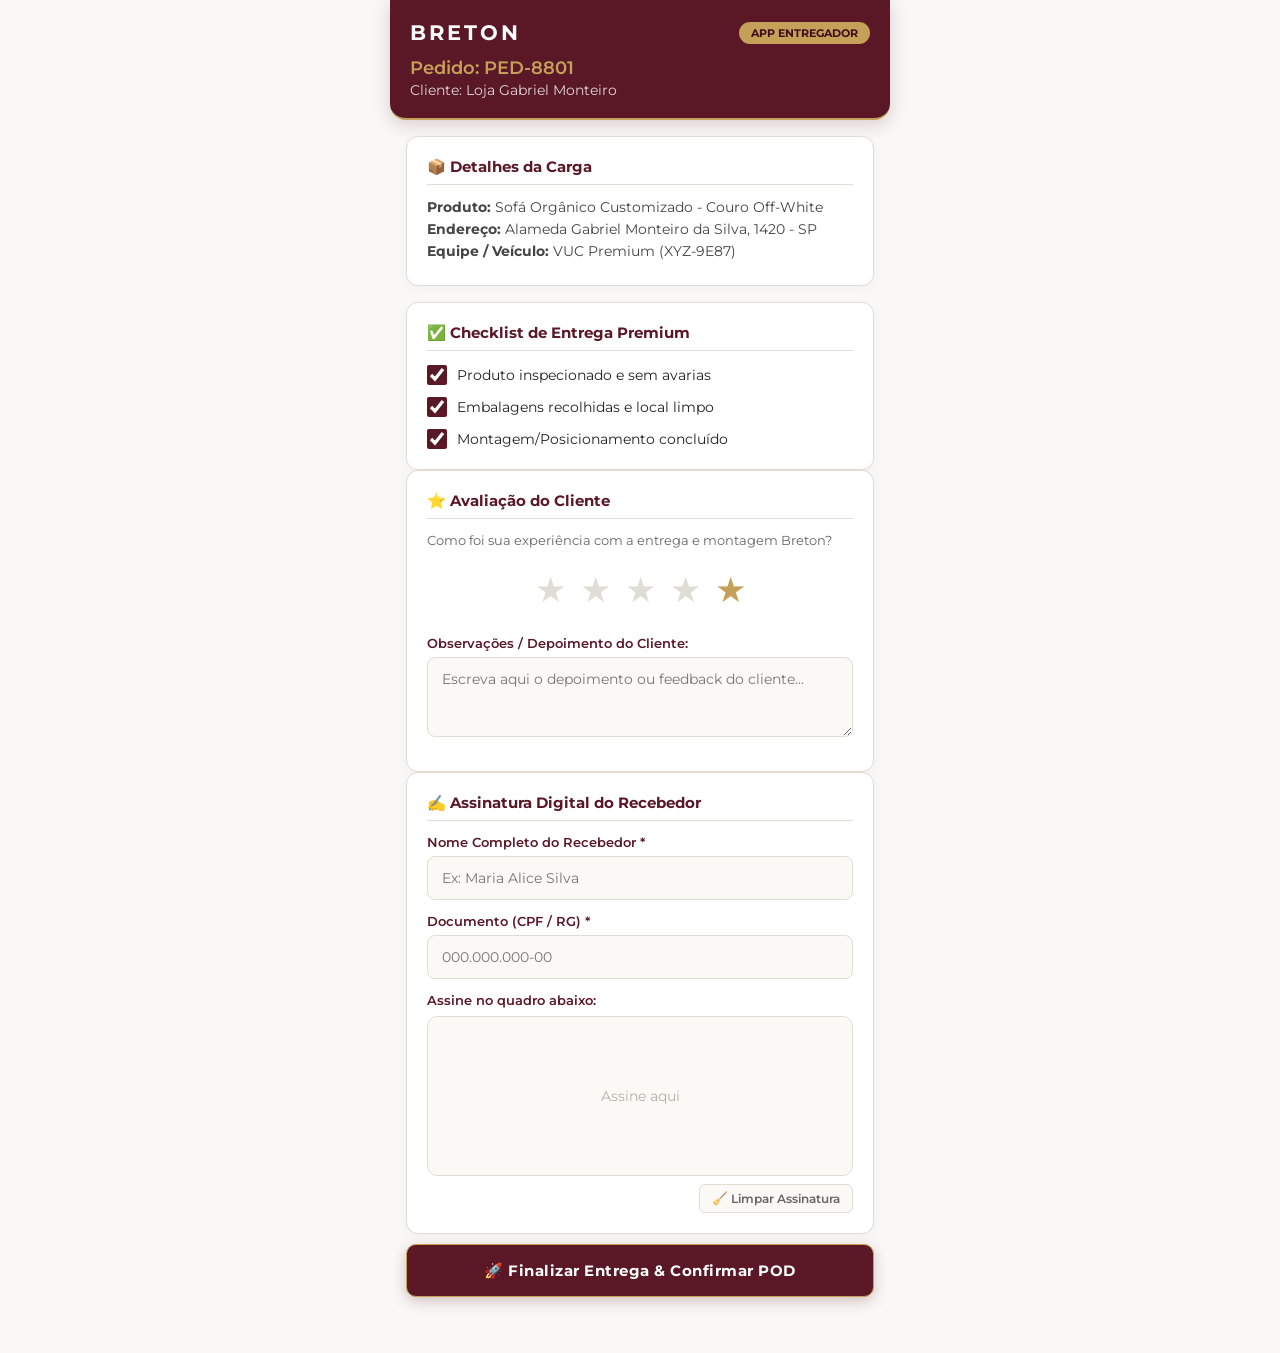
<file: frontend/pages/comprovante-entrega.html>
<!DOCTYPE html>
<html lang="pt-BR">
<head>
    <meta charset="UTF-8">
    <meta name="viewport" content="width=device-width, initial-scale=1.0, maximum-scale=1.0, user-scalable=no">
    <title>TMS Breton - Comprovante de Entrega & Satisfação</title>
    <link rel="stylesheet" href="../css/global.css">
    <link rel="stylesheet" href="../css/comprovante-entrega.css">
    <link href="https://fonts.googleapis.com/css2?family=Montserrat:wght@300;400;600;700&display=swap" rel="stylesheet">
</head>
<body class="driver-body">
    <div class="driver-container">
        <!-- Cabeçalho do App de Entrega -->
        <header class="driver-header">
            <div class="driver-header__brand">
                <span class="driver-header__logo">BRETON</span>
                <span class="driver-header__badge">App Entregador</span>
            </div>
            <div class="driver-header__order-info">
                <span class="order-code" id="orderCode">Pedido: PED-8801</span>
                <span class="order-client" id="orderClient">Cliente: Loja Gabriel Monteiro</span>
            </div>
        </header>

        <main class="driver-content">
            <!-- Card de Detalhes do Item -->
            <section class="card-driver">
                <h3 class="card-driver__title">📦 Detalhes da Carga</h3>
                <div class="item-details">
                    <p><strong>Produto:</strong> Sofá Orgânico Customizado - Couro Off-White</p>
                    <p><strong>Endereço:</strong> Alameda Gabriel Monteiro da Silva, 1420 - SP</p>
                    <p><strong>Equipe / Veículo:</strong> VUC Premium (XYZ-9E87)</p>
                </div>
            </section>

            <!-- Form de Confirmação & Satisfação -->
            <form id="formComprovante" class="driver-form">
                
                <!-- Checklist de Entrega -->
                <section class="card-driver">
                    <h3 class="card-driver__title">✅ Checklist de Entrega Premium</h3>
                    <div class="checklist">
                        <label class="check-item">
                            <input type="checkbox" id="chkIntegridade" checked required>
                            <span>Produto inspecionado e sem avarias</span>
                        </label>
                        <label class="check-item">
                            <input type="checkbox" id="chkLimpeza" checked>
                            <span>Embalagens recolhidas e local limpo</span>
                        </label>
                        <label class="check-item">
                            <input type="checkbox" id="chkMontagem" checked>
                            <span>Montagem/Posicionamento concluído</span>
                        </label>
                    </div>
                </section>

                <!-- Avaliação do Cliente (Rating) -->
                <section class="card-driver">
                    <h3 class="card-driver__title">⭐ Avaliação do Cliente</h3>
                    <p class="rating-instruction">Como foi sua experiência com a entrega e montagem Breton?</p>
                    
                    <div class="star-rating" id="starRating">
                        <span class="star" data-value="1">&#9733;</span>
                        <span class="star" data-value="2">&#9733;</span>
                        <span class="star" data-value="3">&#9733;</span>
                        <span class="star" data-value="4">&#9733;</span>
                        <span class="star active" data-value="5">&#9733;</span>
                    </div>
                    <input type="hidden" id="inputRating" value="5">

                    <div class="form-group" style="margin-top: 15px;">
                        <label for="txtObservacao">Observações / Depoimento do Cliente:</label>
                        <textarea id="txtObservacao" rows="3" placeholder="Escreva aqui o depoimento ou feedback do cliente..."></textarea>
                    </div>
                </section>

                <!-- Dados do Recebedor e Assinatura Digital -->
                <section class="card-driver">
                    <h3 class="card-driver__title">✍️ Assinatura Digital do Recebedor</h3>
                    
                    <div class="form-group">
                        <label for="nomeRecebedor">Nome Completo do Recebedor *</label>
                        <input type="text" id="nomeRecebedor" required placeholder="Ex: Maria Alice Silva">
                    </div>

                    <div class="form-group">
                        <label for="docRecebedor">Documento (CPF / RG) *</label>
                        <input type="text" id="docRecebedor" required placeholder="000.000.000-00">
                    </div>

                    <!-- Canvas de Assinatura Touch -->
                    <div class="signature-block">
                        <label>Assine no quadro abaixo:</label>
                        <div class="canvas-wrapper">
                            <canvas id="signatureCanvas"></canvas>
                            <span class="canvas-placeholder">Assine aqui</span>
                        </div>
                        <button type="button" class="btn-clear-signature" id="btnClearSignature">🧹 Limpar Assinatura</button>
                    </div>
                </section>

                <!-- Botão de Envio -->
                <button type="submit" class="btn-submit-delivery" id="btnSubmitDelivery">
                    🚀 Finalizar Entrega & Confirmar POD
                </button>
            </form>
        </main>

        <!-- Modal de Sucesso -->
        <div id="modalSucesso" class="modal-overlay hidden">
            <div class="modal-card">
                <div class="modal-icon">🎉</div>
                <h2>Entrega Finalizada!</h2>
                <p>Comprovante assinado e avaliação de satisfação registrados com sucesso na Torre de Controle.</p>
                <button class="btn-modal-close" onclick="window.location.reload()">Nova Entrega</button>
            </div>
        </div>
    </div>

    <script type="module" src="../js/modules/comprovante-entrega.js"></script>
</body>
</html>
</file>
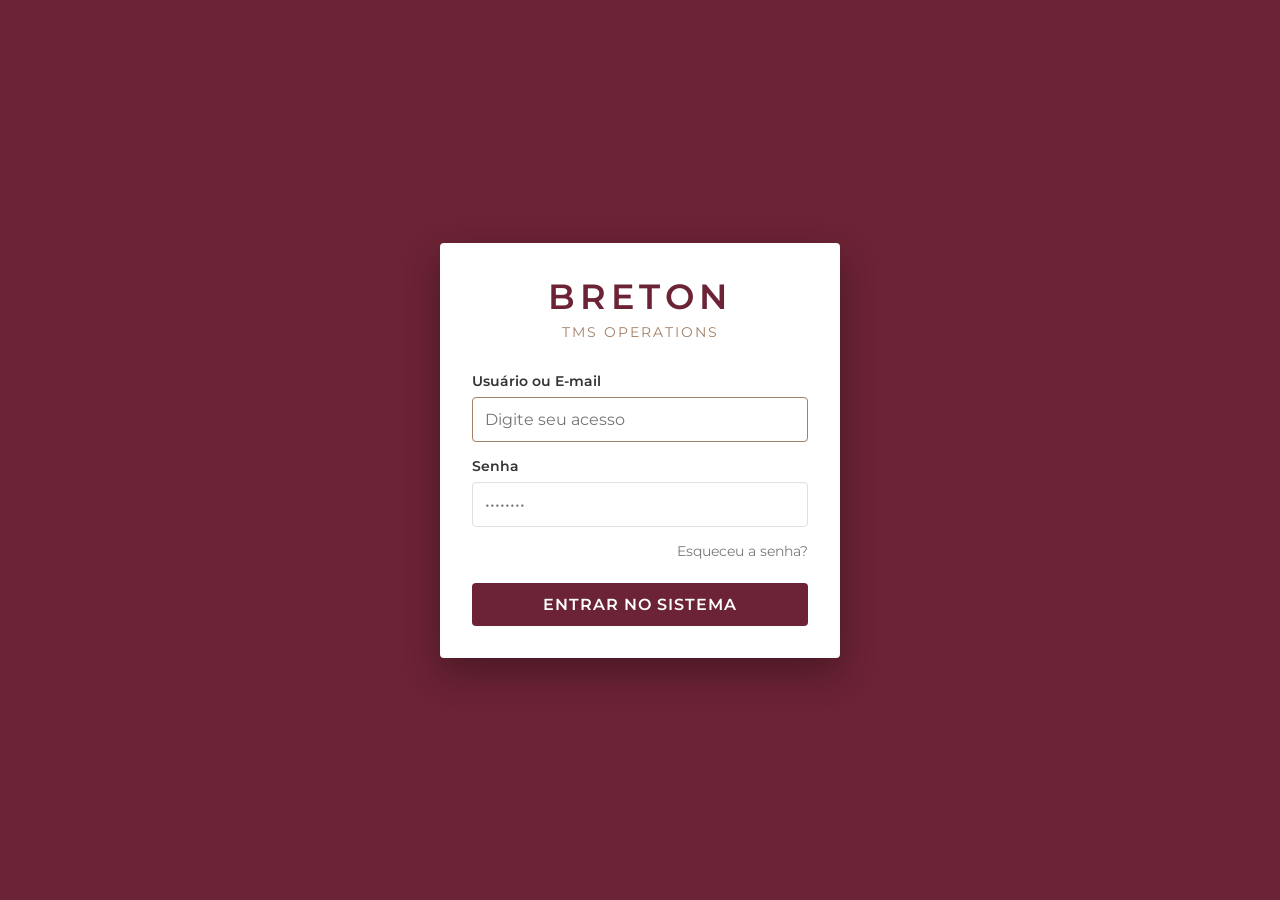
<file: frontend/pages/dashboard.html>
<!DOCTYPE html>
<html lang="pt-BR">
<head>
    <meta charset="UTF-8">
    <meta name="viewport" content="width=device-width, initial-scale=1.0">
    <title>TMS Breton - Dashboard</title>
    <link rel="stylesheet" href="../css/global.css">
    <link rel="stylesheet" href="../css/dashboard.css">
    <link href="https://fonts.googleapis.com/css2?family=Montserrat:wght@300;400;600&display=swap" rel="stylesheet">
</head>
<body class="dashboard-body">
    <div class="sidebar-backdrop" aria-hidden="true"></div>
    <button class="sidebar-toggle" id="sidebarToggle" aria-label="Abrir menu" aria-controls="sidebarNavigation" type="button">
        ☰
    </button>

    <div class="layout">
        <!-- Sidebar Navigation (Seção 6, Item 2) -->
        <aside class="sidebar" id="sidebarNavigation">
            <div class="sidebar__brand">
                <h2 class="sidebar__title">BRETON</h2>
                <span class="sidebar__subtitle">TMS Operations</span>
            </div>
            
                    <nav class="sidebar__nav">
            <a href="dashboard.html"       class="sidebar__link sidebar__link--active"><span class="sidebar__icon">📊</span> Dashboard</a>
            <a href="cadastros.html"       class="sidebar__link"><span class="sidebar__icon">📁</span> Cadastros</a>
            <a href="estoque.html"         class="sidebar__link"><span class="sidebar__icon">🏭</span> Estoque</a>
            <a href="pedidos.html"         class="sidebar__link"><span class="sidebar__icon">📦</span> Operacional</a>
            <a href="painel-motorista.html" class="sidebar__link"><span class="sidebar__icon">📱</span> Painel do Motorista</a>
            <a href="indicadores.html"     class="sidebar__link"><span class="sidebar__icon">📈</span> Indicadores</a>
            <a href="satisfacao.html"      class="sidebar__link"><span class="sidebar__icon">⭐</span> Satisfação</a>
            <a href="administracao.html"   class="sidebar__link"><span class="sidebar__icon">⚙️</span> Administração</a>
        </nav>

            <div class="sidebar__footer">
                <a href="../index.html" class="sidebar__logout">Sair do Sistema</a>
            </div>
        </aside>

        <!-- Conteúdo Principal -->
        <main class="main-content">
            <!-- Header do Usuário -->
            <header class="header">
                <div class="header__title">
                    <h1>Visão Geral da Operação</h1>
                    <p>Acompanhamento em tempo real das entregas e indicadores estratégicos</p>
                </div>
                <div class="header__user">
                    <span class="header__role">Perfil: Administrator</span>
                    <span class="header__name">Operações Breton</span>
                </div>
            </header>

            <!-- Cards de Indicadores-Chave (Seção 6, Item 2 e 11) -->
            <section class="kpi-grid">
                <article class="kpi-card">
                    <span class="kpi-card__label">Pedidos em Trânsito</span>
                    <span class="kpi-card__value" id="kpiOrders">42</span>
                    <span class="kpi-card__status kpi-card__status--info">8 agendamentos para hoje</span>
                </article>

                <article class="kpi-card">
                    <span class="kpi-card__label">Índice OTIF</span>
                    <span class="kpi-card__value" id="kpiOtif">97.8%</span>
                    <span class="kpi-card__status kpi-card__status--success">+1.2% no mês</span>
                </article>

                <article class="kpi-card">
                    <span class="kpi-card__label">Emissão de CO₂ (Mês)</span>
                    <span class="kpi-card__value" id="kpiCo2">1.24 t</span>
                    <span class="kpi-card__status kpi-card__status--accent">Carbono Negativo Compensado</span>
                </article>

                <article class="kpi-card">
                    <span class="kpi-card__label">Satisfação (NPS)</span>
                    <span class="kpi-card__value" id="kpiNps">4.9 / 5.0</span>
                    <span class="kpi-card__status kpi-card__status--success">98% avaliações positivas</span>
                </article>
            </section>

            <!-- Atalhos Operacionais por Perfil -->
            <section class="shortcuts">
                <h2 class="shortcuts__title">Atalhos de Acesso Rápido</h2>
                <div class="shortcuts__grid">
                    <button class="shortcut-btn">
                        <span class="shortcut-btn__icon">➕</span>
                        <span>Novo Pedido</span>
                    </button>
                    <button class="shortcut-btn">
                        <span class="shortcut-btn__icon">🚚</span>
                        <span>Emitir Carga</span>
                    </button>
                    <button class="shortcut-btn">
                        <span class="shortcut-btn__icon">📍</span>
                        <span>Rastrear Viagem</span>
                    </button>
                    <button class="shortcut-btn">
                        <span class="shortcut-btn__icon">🛠️</span>
                        <span>Agendar Montagem</span>
                    </button>
                </div>
            </section>
        </main>
    </div>

    <script type="module" src="../js/modules/dashboard.js?v=4"></script>
</body>
</html>
</file>
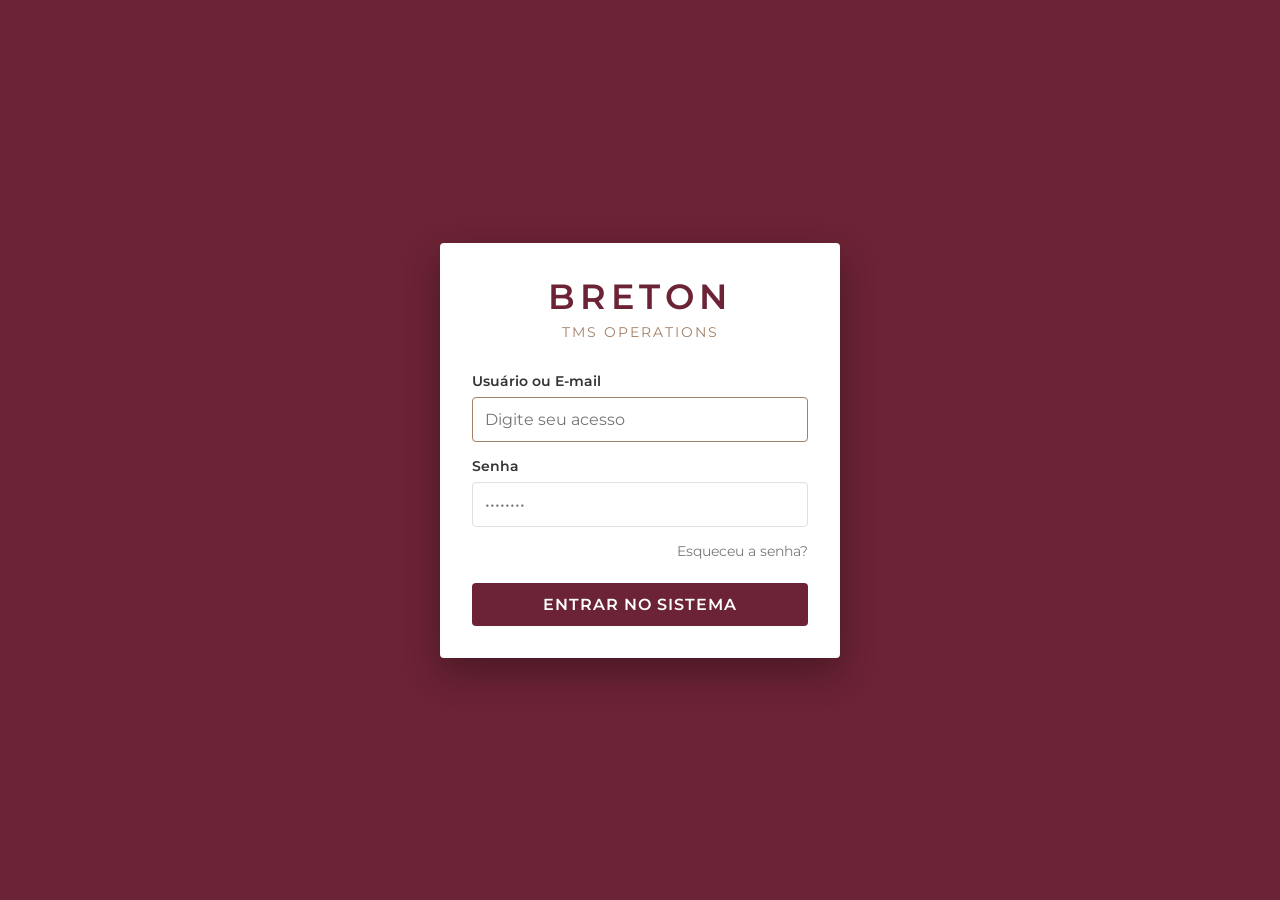
<file: frontend/pages/estoque.html>
<!DOCTYPE html>
<html lang="pt-BR">
<head>
    <meta charset="UTF-8">
    <meta name="viewport" content="width=device-width, initial-scale=1.0">
    <title>TMS Breton — Gestão de Estoque</title>
    <meta name="description" content="Módulo de gestão de estoque do TMS Breton — consulta, entradas, saídas e indicadores de armazém.">
    <link rel="stylesheet" href="../css/global.css">
    <link rel="stylesheet" href="../css/dashboard.css">
    <link rel="stylesheet" href="../css/cadastros.css">
    <link rel="stylesheet" href="../css/modal.css">
    <link href="https://fonts.googleapis.com/css2?family=Montserrat:wght@300;400;600;700&display=swap" rel="stylesheet">

    <style>
        /* ══════════════════════════════════════════
           KPI CARDS DE ARMAZÉM
        ══════════════════════════════════════════ */
        .wh-kpi-grid {
            display: grid;
            grid-template-columns: repeat(auto-fill, minmax(200px, 1fr));
            gap: 16px;
            margin-bottom: 28px;
        }

        .wh-kpi {
            background: #fff;
            border-radius: 12px;
            border: 1px solid #ede5dc;
            padding: 18px 20px;
            display: flex;
            align-items: center;
            gap: 16px;
            position: relative;
            overflow: hidden;
            transition: box-shadow .2s, transform .2s;
        }
        .wh-kpi:hover { box-shadow: 0 8px 24px rgba(90,24,39,.1); transform: translateY(-2px); }

        .wh-kpi::before {
            content: '';
            position: absolute;
            top: 0; left: 0; right: 0;
            height: 3px;
            background: linear-gradient(90deg, #5A1827, #C5A059);
        }
        .wh-kpi--warning::before { background: linear-gradient(90deg, #f39c12, #f1c40f); }
        .wh-kpi--danger::before  { background: linear-gradient(90deg, #e74c3c, #c0392b); }
        .wh-kpi--info::before    { background: linear-gradient(90deg, #2980b9, #3498db); }
        .wh-kpi--success::before { background: linear-gradient(90deg, #27ae60, #2ecc71); }

        .wh-kpi__icon {
            font-size: 2rem;
            width: 52px;
            height: 52px;
            border-radius: 12px;
            background: rgba(90,24,39,.06);
            display: flex;
            align-items: center;
            justify-content: center;
            flex-shrink: 0;
        }
        .wh-kpi__body { flex: 1; min-width: 0; }
        .wh-kpi__label {
            font-size: .72rem;
            font-weight: 600;
            color: #999;
            text-transform: uppercase;
            letter-spacing: .4px;
            margin-bottom: 3px;
        }
        .wh-kpi__val {
            font-size: 1.6rem;
            font-weight: 700;
            color: #1a1a2e;
            line-height: 1;
        }
        .wh-kpi__sub { font-size: .7rem; color: #bbb; margin-top: 3px; }

        /* ══════════════════════════════════════════
           TOOLBAR E FILTROS
        ══════════════════════════════════════════ */
        .estoque-toolbar {
            display: flex;
            gap: 10px;
            align-items: center;
            flex-wrap: wrap;
            margin-bottom: 20px;
            background: #fff;
            border: 1px solid #ede5dc;
            border-radius: 10px;
            padding: 12px 16px;
        }

        .estoque-toolbar__search {
            flex: 1;
            min-width: 200px;
            padding: 9px 14px;
            border: 1px solid #e0d8d0;
            border-radius: 8px;
            font-family: 'Montserrat', sans-serif;
            font-size: .84rem;
            color: #333;
            background: #faf6f1;
            transition: border-color .18s;
        }
        .estoque-toolbar__search:focus {
            outline: none;
            border-color: #C5A059;
            background: #fff;
        }

        .estoque-toolbar__select {
            padding: 9px 14px;
            border: 1px solid #e0d8d0;
            border-radius: 8px;
            font-family: 'Montserrat', sans-serif;
            font-size: .82rem;
            color: #555;
            background: #faf6f1;
            cursor: pointer;
        }

        .btn--entrada {
            background: #27ae60;
            color: #fff;
            border: none;
            border-radius: 8px;
            padding: 9px 16px;
            font-family: 'Montserrat', sans-serif;
            font-size: .82rem;
            font-weight: 700;
            cursor: pointer;
            white-space: nowrap;
            transition: background .18s;
        }
        .btn--entrada:hover { background: #1e8449; }

        .btn--baixa {
            background: #fff;
            color: #e74c3c;
            border: 1.5px solid #e74c3c;
            border-radius: 8px;
            padding: 9px 16px;
            font-family: 'Montserrat', sans-serif;
            font-size: .82rem;
            font-weight: 700;
            cursor: pointer;
            white-space: nowrap;
            transition: all .18s;
        }
        .btn--baixa:hover { background: #e74c3c; color: #fff; }

        .btn--secondary {
            background: #f5ede6;
            color: #5A1827;
            border: 1px solid #e0d0c4;
            border-radius: 8px;
            padding: 9px 14px;
            font-family: 'Montserrat', sans-serif;
            font-size: .82rem;
            font-weight: 700;
            cursor: pointer;
            white-space: nowrap;
            transition: background .18s;
        }
        .btn--secondary:hover { background: #5A1827; color: #fff; }

        /* ══════════════════════════════════════════
           BADGES DE ESTOQUE
        ══════════════════════════════════════════ */
        .stock-badge {
            display: inline-flex;
            align-items: center;
            gap: 4px;
            padding: 3px 10px;
            border-radius: 20px;
            font-size: .72rem;
            font-weight: 700;
        }
        .stock-badge--ok       { background: #eafaf1; color: #1e8449; }
        .stock-badge--baixo    { background: #fef9e7; color: #856404; }
        .stock-badge--critico  { background: #fdf0ee; color: #721c24; }
        .stock-badge--zero     { background: #f0f0f0; color: #666; }

        /* ══════════════════════════════════════════
           BADGE CATEGORIA
        ══════════════════════════════════════════ */
        .cat-badge {
            font-size: .68rem;
            font-weight: 700;
            padding: 2px 8px;
            border-radius: 4px;
            background: rgba(90,24,39,.08);
            color: #5A1827;
        }

        /* ══════════════════════════════════════════
           BARRA DE QUANTIDADE VISUAL
        ══════════════════════════════════════════ */
        .qty-bar {
            display: flex;
            align-items: center;
            gap: 8px;
        }
        .qty-bar__num {
            font-weight: 700;
            font-size: .88rem;
            min-width: 36px;
            color: #1a1a2e;
        }
        .qty-bar__track {
            flex: 1;
            max-width: 80px;
            height: 6px;
            background: #f0e8e0;
            border-radius: 20px;
            overflow: hidden;
        }
        .qty-bar__fill {
            height: 100%;
            border-radius: 20px;
            background: linear-gradient(90deg, #5A1827, #C5A059);
            transition: width .4s;
        }
        .qty-bar__fill--baixo   { background: #f39c12; }
        .qty-bar__fill--critico { background: #e74c3c; }

        /* ══════════════════════════════════════════
           HISTRICO MOVIMENTAÇÕES
        ══════════════════════════════════════════ */
        .mov-timeline {
            list-style: none;
            padding: 0;
            margin: 0;
        }
        .mov-item {
            display: flex;
            align-items: flex-start;
            gap: 10px;
            padding: 10px 0;
            border-bottom: 1px solid #f5ede6;
        }
        .mov-item:last-child { border-bottom: none; }
        .mov-dot {
            width: 10px; height: 10px;
            border-radius: 50%;
            flex-shrink: 0;
            margin-top: 4px;
        }
        .mov-dot--entrada  { background: #27ae60; }
        .mov-dot--saida    { background: #e74c3c; }
        .mov-dot--ajuste   { background: #f39c12; }
        .mov-info { flex: 1; }
        .mov-info strong { font-size: .82rem; color: #1a1a2e; }
        .mov-info small  { font-size: .72rem; color: #aaa; display: block; }
        .mov-qty { font-weight: 700; font-size: .88rem; }
        .mov-qty--pos { color: #27ae60; }
        .mov-qty--neg { color: #e74c3c; }

        /* ══════════════════════════════════════════
           EMPTY STATE
        ══════════════════════════════════════════ */
        .empty-state {
            text-align: center;
            padding: 48px 20px;
            color: #bbb;
        }
        .empty-state__icon { font-size: 2.5rem; display: block; margin-bottom: 10px; }

        /* ══════════════════════════════════════════
           SKELETON
        ══════════════════════════════════════════ */
        .sk-row td {
            background: linear-gradient(90deg, #f5ede6 25%, #faf6f1 50%, #f5ede6 75%);
            background-size: 200% 100%;
            animation: shimmer 1.2s infinite;
            border-radius: 4px;
            color: transparent;
            user-select: none;
            height: 42px;
        }
        @keyframes shimmer {
            0%   { background-position: 200% 0; }
            100% { background-position: -200% 0; }
        }

        /* ══════════════════════════════════════════
           SEÇÃO DE MOVIMENTAÇÕES (abaixo da tabela)
        ══════════════════════════════════════════ */
        .section-divider {
            font-size: .9rem;
            font-weight: 700;
            color: #5A1827;
            margin: 28px 0 14px;
            display: flex;
            align-items: center;
            gap: 10px;
        }
        .section-divider::after {
            content: '';
            flex: 1;
            height: 1px;
            background: #ede5dc;
        }

        /* ══════════════════════════════════════════
           RESPONSIVO
        ══════════════════════════════════════════ */
        @media (max-width: 640px) {
            .wh-kpi-grid { grid-template-columns: 1fr 1fr; }
            .estoque-toolbar { flex-direction: column; }
            .estoque-toolbar__search,
            .estoque-toolbar__select { width: 100%; }
        }
    </style>
</head>
<body class="dashboard-body">
<div class="layout">

    <!-- ═══ Sidebar ═══ -->
    <aside class="sidebar">
        <div class="sidebar__brand">
            <h2 class="sidebar__title">BRETON</h2>
            <span class="sidebar__subtitle">TMS Operations</span>
        </div>
                <nav class="sidebar__nav">
            <a href="dashboard.html"       class="sidebar__link"><span class="sidebar__icon">📊</span> Dashboard</a>
            <a href="cadastros.html"       class="sidebar__link"><span class="sidebar__icon">📁</span> Cadastros</a>
            <a href="estoque.html"         class="sidebar__link sidebar__link--active"><span class="sidebar__icon">🏭</span> Estoque</a>
            <a href="pedidos.html"         class="sidebar__link"><span class="sidebar__icon">📦</span> Operacional</a>
            <a href="painel-motorista.html" class="sidebar__link"><span class="sidebar__icon">📱</span> Painel do Motorista</a>
            <a href="indicadores.html"     class="sidebar__link"><span class="sidebar__icon">📈</span> Indicadores</a>
            <a href="satisfacao.html"      class="sidebar__link"><span class="sidebar__icon">⭐</span> Satisfação</a>
            <a href="administracao.html"   class="sidebar__link"><span class="sidebar__icon">⚙️</span> Administração</a>
        </nav>
        <div class="sidebar__footer">
            <a href="../index.html" class="sidebar__logout" id="btnLogout">Sair do Sistema</a>
        </div>
    </aside>

    <!-- ═══ Main Content ═══ -->
    <main class="main-content">

        <header class="header">
            <div class="header__title">
                <h1>Gestão de Estoque &amp; Armazém</h1>
                <p>Controle de entradas, saídas, localização e níveis críticos de estoque</p>
            </div>
        </header>

        <!-- ── KPI Cards ── -->
        <div class="wh-kpi-grid" id="kpiGrid">
            <div class="wh-kpi wh-kpi--info">
                <div class="wh-kpi__icon">📦</div>
                <div class="wh-kpi__body">
                    <div class="wh-kpi__label">Total de SKUs</div>
                    <div class="wh-kpi__val" id="kpiSkus">—</div>
                    <div class="wh-kpi__sub">itens cadastrados</div>
                </div>
            </div>
            <div class="wh-kpi wh-kpi--success">
                <div class="wh-kpi__icon">✅</div>
                <div class="wh-kpi__body">
                    <div class="wh-kpi__label">Unidades em Estoque</div>
                    <div class="wh-kpi__val" id="kpiUnidades">—</div>
                    <div class="wh-kpi__sub">total geral (todas unidades)</div>
                </div>
            </div>
            <div class="wh-kpi wh-kpi--warning">
                <div class="wh-kpi__icon">⚠️</div>
                <div class="wh-kpi__body">
                    <div class="wh-kpi__label">Estoque Baixo</div>
                    <div class="wh-kpi__val" id="kpiBaixo">—</div>
                    <div class="wh-kpi__sub">itens abaixo do mínimo</div>
                </div>
            </div>
            <div class="wh-kpi wh-kpi--danger">
                <div class="wh-kpi__icon">🚨</div>
                <div class="wh-kpi__body">
                    <div class="wh-kpi__label">Estoque Crítico / Zero</div>
                    <div class="wh-kpi__val" id="kpiCritico">—</div>
                    <div class="wh-kpi__sub">itens com qty ≤ 0</div>
                </div>
            </div>
            <div class="wh-kpi">
                <div class="wh-kpi__icon">🏭</div>
                <div class="wh-kpi__body">
                    <div class="wh-kpi__label">Volume Total Ocupado</div>
                    <div class="wh-kpi__val" id="kpiVolume">—</div>
                    <div class="wh-kpi__sub">m³ em armazém</div>
                </div>
            </div>
            <div class="wh-kpi wh-kpi--info">
                <div class="wh-kpi__icon">⚖️</div>
                <div class="wh-kpi__body">
                    <div class="wh-kpi__label">Peso Total em Estoque</div>
                    <div class="wh-kpi__val" id="kpiPeso">—</div>
                    <div class="wh-kpi__sub">kg total armazenado</div>
                </div>
            </div>
        </div>

        <!-- ── Toolbar de Ações ── -->
        <div class="estoque-toolbar">
            <input type="text"
                   id="searchEstoque"
                   class="estoque-toolbar__search"
                   placeholder="Buscar por código, descrição ou localização..."
                   aria-label="Pesquisar estoque">

            <select id="filtroCategoria" class="estoque-toolbar__select" aria-label="Filtrar por categoria">
                <option value="">Todas as Categorias</option>
                <option value="Sofás">Sofás</option>
                <option value="Mesas">Mesas</option>
                <option value="Cadeiras">Cadeiras</option>
                <option value="Camas">Camas</option>
                <option value="Armários">Armários</option>
                <option value="Mármores">Mármores</option>
                <option value="Luminárias">Luminárias</option>
                <option value="Vidros">Vidros</option>
                <option value="Embalagem">Embalagem</option>
                <option value="Acessórios">Acessórios</option>
            </select>

            <select id="filtroNivel" class="estoque-toolbar__select" aria-label="Filtrar por nível">
                <option value="">Todos os Níveis</option>
                <option value="ok">✅ Normal</option>
                <option value="baixo">⚠️ Estoque Baixo</option>
                <option value="critico">🚨 Crítico / Zero</option>
            </select>

            <div style="flex:1"></div>

            <button class="btn--secondary" id="btnExportarEstoque" title="Exportar CSV">📥 Exportar</button>
            <button class="btn--baixa"    id="btnBaixa"           >📤 Baixa Manual</button>
            <button class="btn--entrada"  id="btnEntrada"         >📥 Nova Entrada</button>
        </div>

        <!-- ── Tabela de Estoque ── -->
        <div class="table-responsive">
            <table class="data-table" aria-label="Itens em estoque">
                <thead>
                    <tr>
                        <th>Código</th>
                        <th>Descrição</th>
                        <th>Categoria</th>
                        <th>Quantidade</th>
                        <th>Unidade</th>
                        <th>Localização</th>
                        <th>Peso (kg)</th>
                        <th>Valor Unit.</th>
                        <th>Nível</th>
                        <th>Ações</th>
                    </tr>
                </thead>
                <tbody id="estoqueTableBody">
                    <!-- Skeletons -->
                    <tr class="sk-row"><td>———</td><td>——————————</td><td>———</td><td>——</td><td>——</td><td>——————</td><td>——</td><td>————</td><td>———</td><td>——</td></tr>
                    <tr class="sk-row"><td>———</td><td>——————————</td><td>———</td><td>——</td><td>——</td><td>——————</td><td>——</td><td>————</td><td>———</td><td>——</td></tr>
                    <tr class="sk-row"><td>———</td><td>——————————</td><td>———</td><td>——</td><td>——</td><td>——————</td><td>——</td><td>————</td><td>———</td><td>——</td></tr>
                </tbody>
            </table>
        </div>

        <!-- ── Histórico de Movimentações ── -->
        <p class="section-divider">📋 Últimas Movimentações</p>
        <div style="background:#fff;border:1px solid #ede5dc;border-radius:12px;padding:18px 20px;">
            <ul class="mov-timeline" id="movTimeline">
                <li style="color:#bbb;font-size:.82rem;text-align:center;padding:16px">Carregando movimentações...</li>
            </ul>
        </div>

    </main>
</div>

<script type="module" src="../js/modules/estoque.js"></script>
</body>
</html>
</file>
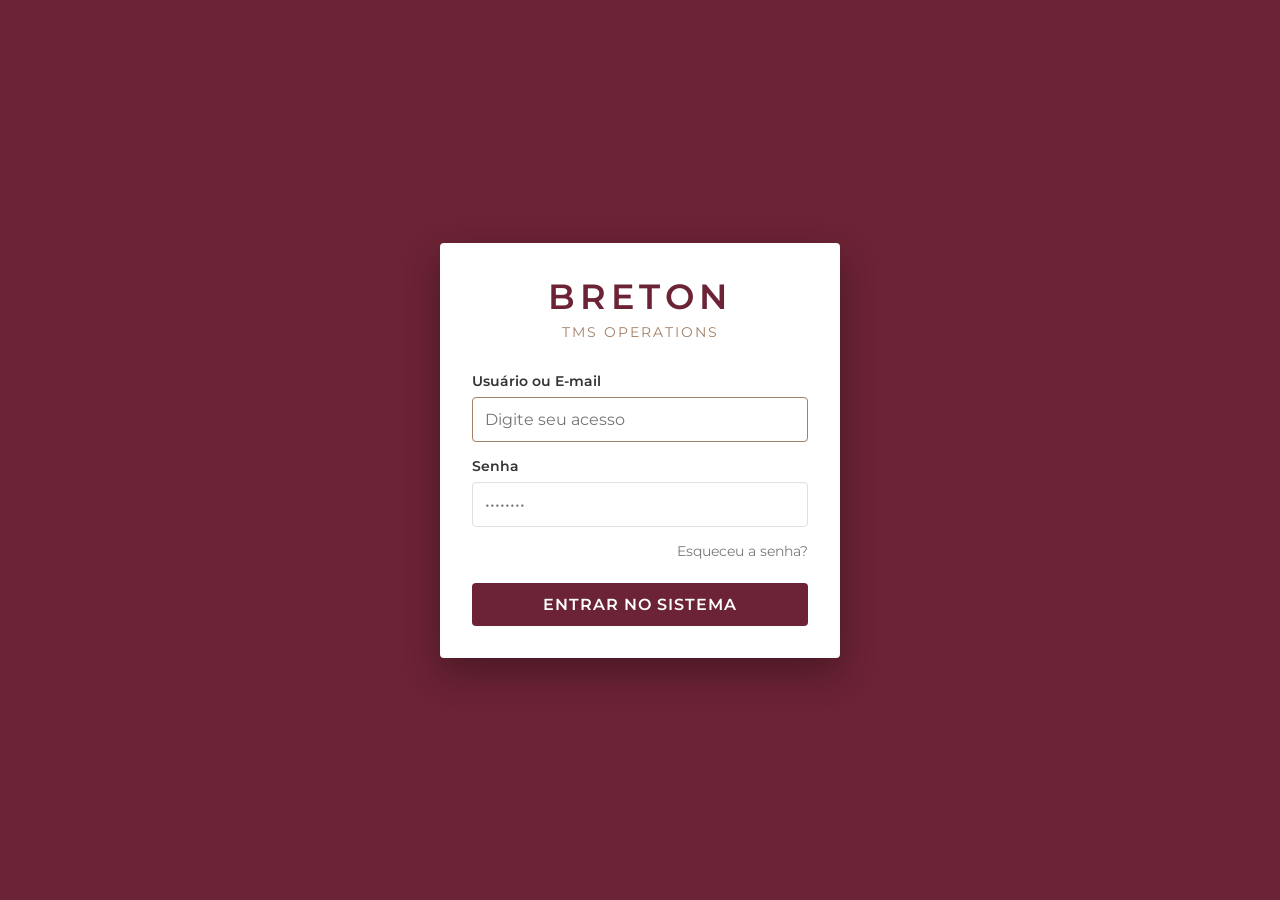
<file: frontend/pages/pedidos.html>
<!DOCTYPE html>
<html lang="pt-BR">
<head>
    <meta charset="UTF-8">
    <meta name="viewport" content="width=device-width, initial-scale=1.0">
    <title>TMS Breton - Pedidos & Cargas</title>
    <link rel="stylesheet" href="../css/global.css">
    <link rel="stylesheet" href="../css/dashboard.css">
    <link rel="stylesheet" href="../css/cadastros.css">
    <link rel="stylesheet" href="../css/modal.css">
    <link rel="stylesheet" href="../css/minuta.css">
    <link rel="stylesheet" href="../css/pedidos.css?v=4">
    <link href="https://fonts.googleapis.com/css2?family=Montserrat:wght@300;400;600&display=swap" rel="stylesheet">
</head>
<body class="dashboard-body">
    <div class="layout">
        <aside class="sidebar">
            <div class="sidebar__brand">
                <h2 class="sidebar__title">BRETON</h2>
                <span class="sidebar__subtitle">TMS Operations</span>
            </div>
            <nav class="sidebar__nav">
                <a href="dashboard.html" class="sidebar__link"><span class="sidebar__icon">📊</span> Dashboard</a>
                <a href="cadastros.html" class="sidebar__link"><span class="sidebar__icon">📁</span> Cadastros</a>
                <a href="estoque.html" class="sidebar__link"><span class="sidebar__icon">🏭</span> Estoque</a>
                <a href="pedidos.html" class="sidebar__link sidebar__link--active"><span class="sidebar__icon">📦</span> Operacional</a>
                <a href="painel-motorista.html" class="sidebar__link"><span class="sidebar__icon">📱</span> Painel do Motorista</a>
                <a href="indicadores.html" class="sidebar__link"><span class="sidebar__icon">📈</span> Indicadores</a>
                <a href="satisfacao.html" class="sidebar__link"><span class="sidebar__icon">⭐</span> Satisfação</a>
                <a href="administracao.html" class="sidebar__link"><span class="sidebar__icon">⚙️</span> Administração</a>
            </nav>
            <div class="sidebar__footer">
                <a href="../index.html" class="sidebar__logout">Sair do Sistema</a>
            </div>
        </aside>

        <main class="main-content">
            <header class="header">
                <div class="header__title">
                    <h1 id="pageTitle">Pedidos & Cargas (Manifesto de Chegada)</h1>
                    <p id="pageSubtitle">Gerenciamento de Notas Fiscais e conferência de volumes da carga da semana</p>
                </div>
            </header>

            <!-- VISÃO: LISTA DE PEDIDOS -->
            <section id="view-lista" class="page-view page-view--active">
                <div class="card-header" style="display: flex; justify-content: space-between; align-items: center; flex-wrap: wrap; gap: 12px;">
                    <h2>Notas Fiscais / Cargas Recebidas</h2>
                    <div style="display: flex; gap: 12px; align-items: center;">
                        <input type="text" id="searchPedidos" placeholder="Pesquisar pedido ou cliente..." class="form-input search-input" style="padding: 8px 12px 8px 34px; font-size: 0.9rem; width: 260px; border: 1px solid #ccc; border-radius: 4px;" />
                    </div>
                </div>
                <table class="data-table">
                    <thead>
                        <tr>
                            <th>Nº Pedido</th>
                            <th>Cliente Final</th>
                            <th>Cidade / UF</th>
                            <th>Volumes</th>
                            <th>Data Agendada</th>
                            <th>Status</th>
                            <th>Ações</th>
                        </tr>
                    </thead>
                    <tbody id="tablePedidosBody">
                        <!-- Renderizado via JS -->
                    </tbody>
                </table>
            </section>

            <!-- VISÃO: EMISSÃO / EDICÃO DE COMPROVANTE (MINUTA) -->
            <section id="view-manual" class="page-view">
                <form id="minutaForm" class="minuta" autocomplete="off">
                    <input type="hidden" id="mn_pedido_id" value="">
                    
                    <div class="minuta__toolbar">
                        <button type="button" class="minuta-btn minuta-btn--ghost" id="btnMinutaVoltar">Voltar para a lista</button>
                        <button type="submit" class="minuta-btn" id="btnMinutaSalvar">Salvar Comprovante</button>
                    </div>
                    
                    <h1 class="minuta__title">EMISSÃO</h1>

                    <!-- CABEÇALHO DO PEDIDO / DOCUMENTO -->
                    <div class="minuta-row minuta-row--top">
                        <div class="minuta-field minuta-field--req"><label>Nº Pedido</label><input id="mn_pedido_numero" type="text" required></div>
                        <div class="minuta-field"><label>Pedido Web</label><input id="mn_pedido_web" type="text"></div>
                        <div class="minuta-field"><label>Ord. Carregamento</label><input id="mn_ord_carregamento" type="text"></div>
                        <div class="minuta-field minuta-field--req"><label>Tipo de Pedido</label><input id="mn_tipo_pedido" type="text" placeholder="Ex: TROCA DE ASSISTENCIA"></div>
                        <div class="minuta-field minuta-field--req"><label>Data Emissão</label><input id="mn_data_emissao" type="date"></div>
                        <div class="minuta-field"><label>Hora Emissão</label><input id="mn_hora_emissao" type="time"></div>
                        <div class="minuta-field minuta-field--req"><label>Loja / Origem</label><input id="mn_loja" type="text" placeholder="Ex: CD RJ"></div>
                    </div>

                    <!-- RECEPTOR E ENDEREÇO DE ENTREGA -->
                    <div class="minuta-parties">
                        <div>
                            <section class="minuta-block">
                                <div class="minuta-block__head">1. Cliente / Destinatário</div>
                                <div class="minuta-block__body minuta-grid minuta-grid--remetente">
                                    <div class="minuta-field minuta-field--req" style="grid-column: 1 / -1;"><label>Nome do Cliente</label><input id="mn_dest_nome" required></div>
                                    <div class="minuta-field minuta-field--req" style="grid-column: 1 / -1;"><label>Endereço de Entrega</label><input id="mn_dest_end" required></div>
                                    <div class="minuta-field"><label>Bairro</label><input id="mn_dest_bairro"></div>
                                    <div class="minuta-field minuta-field--req"><label>Município / UF</label><input id="mn_dest_cidade"></div>
                                    <div class="minuta-field"><label>CEP</label><input id="mn_dest_cep"></div>
                                </div>
                            </section>
                        </div>
                        <div>
                            <section class="minuta-block">
                                <div class="minuta-block__head">2. Logística & Veículo</div>
                                <div class="minuta-block__body minuta-grid minuta-grid--exp">
                                    <div class="minuta-field minuta-field--req"><label>Data da Entrega</label><input id="mn_entrega_data" type="date"></div>
                                    <div class="minuta-field"><label>Período Entrega</label><input id="mn_entrega_periodo" placeholder="Ex: MANHA"></div>
                                    <div class="minuta-field"><label>Placa do Veículo</label><input id="mn_placa_veiculo"></div>
                                    <div class="minuta-field" style="grid-column: 1 / -1;"><label>Observações de Entrega</label><input id="mn_observacao" placeholder="Ex: DESEMBALAR E CONFERIR..."></div>
                                </div>
                            </section>
                        </div>
                    </div>

                    <!-- TABELA DE ITENS / VOLUMES DA ENTREGA -->
                    <section class="minuta-block">
                        <div class="minuta-block__head" style="display: flex; justify-content: space-between; align-items: center;">
                            <span>3. Etiquetas / Volumes da Carga</span>
                            <button type="button" class="minuta-btn" id="btnAddVolumeItem">+ Adicionar Volume</button>
                        </div>
                        <div class="minuta-block__body">
                            <div class="minuta-table-wrap">
                                <table class="minuta-table">
                                    <thead>
                                        <tr>
                                            <th>Etiqueta</th>
                                            <th>Volume</th>
                                            <th>Qtd</th>
                                            <th>Descrição do Produto</th>
                                            <th>Dimensão (LxAxP)</th>
                                            <th>Entregue?</th>
                                            <th>Ações</th>
                                        </tr>
                                    </thead>
                                    <tbody id="mnNotasBody"></tbody>
                                </table>
                            </div>
                        </div>
                    </section>

                    <!-- RESUMO DE TRANSPORTADO E REGISTRO NO LOCAL -->
                    <!-- RESUMO DE TRANSPORTADO E HISTÓRICO DA EMISSÃO -->
<div class="minuta-split">
    <!-- NOVO BLOCO DE HISTÓRICO DE EMISSÃO -->
    <section class="minuta-block">
        <div class="minuta-block__head" style="display: flex; justify-content: space-between; align-items: center;">
            <span>Histórico da Emissão & Eventos</span>
        </div>
        <div class="minuta-block__body" style="padding: 8px;">
            <div class="minuta-table-wrap">
                <table class="minuta-table">
                    <thead>
                        <tr>
                            <th>Etapa / Evento</th>
                            <th>Data / Hora</th>
                            <th>Anexo / Doc</th>
                            <th>Obs.</th>
                            <th></th>
                        </tr>
                    </thead>
                    <tbody id="mnHistoricoBody">
                        <!-- Linhas de histórico geradas dinamicamente via JS -->
                    </tbody>
                </table>
            </div>
        </div>
    </section>

    <!-- TOTAIS DO TRANSPORTE -->
    <section class="minuta-block">
        <div class="minuta-block__head">Totais do Transporte</div>
        <div class="minuta-block__body">
            <div class="minuta-transp">
                <div class="minuta-field minuta-field--req"><label>Total de Etiquetas</label><input id="mn_total_etiquetas" readonly></div>
                <div class="minuta-field minuta-field--req"><label>Total de Volumes</label><input id="mn_volumes" readonly></div>
                <div class="minuta-field"><label>Cubagem (m³)</label><input id="mn_cubagem" type="number" step="0.001" value="0.000"></div>
                <div class="minuta-field"><label>Peso Real (kg)</label><input id="mn_peso" type="number" step="0.01" value="0.00"></div>
                <div class="minuta-field" style="grid-column: 1 / -1;"><label>Recebido por (Nome / Doc)</label><input id="mn_recebido_por" placeholder="Nome de quem assinou na entrega"></div>
            </div>
        </div>
    </section>
</div>

                    <div class="minuta-actions">
                        <button type="button" class="minuta-btn minuta-btn--ghost" id="btnMinutaVoltar2">Cancelar</button>
                        <button type="submit" class="minuta-btn">Salvar Comprovante de Entrega</button>
                    </div>
                </form>
            </section>

            <!-- VISÃO: IMPORTAÇÃO PDF -->
            <section id="view-pdf" class="page-view">
                <div class="inpage-panel">
                    <h2 style="margin-bottom: 12px;">Emitir com PDF</h2>
                    <p style="color: var(--color-text-light); margin-bottom: 20px;">Selecione ou arraste o comprovante/nota fiscal em PDF para importar na mesma tela.</p>
                    <div class="pdf-dropzone" id="pdfDropzone" tabindex="0">
                        <strong>Arraste o PDF aqui</strong>
                        <span>ou clique para escolher o arquivo</span>
                    </div>
                    <button type="button" id="btnEscanearNota" hidden>Emitir com PDF</button>
                </div>
            </section>
        </main>
    </div>

    <script type="module" src="../js/modules/pedidos.js?v=18"></script>
</body>
</html>
</file>
<file: frontend/css/global.css>
/* frontend/css/global.css */
@import url('./icons.css');

:root {
    /* Identidade Breton (Cores extraídas da logo) */
    --color-primary: #6B2335; /* Vinho/Burgundy do fundo da logo */
    --color-secondary: #4A1723; /* Tom mais escuro do vinho para interações (hover) */
    --color-accent: #A38068; /* Dourado/Bronze do texto 'DUBAI' */
    
    /* Cores de Superfície e Fundo */
    --color-background: #F9F7F7; /* Off-white muito sutil para não cansar a vista */
    --color-surface: #FFFFFF; /* Branco puro para os cards */
    
    /* Tipografia */
    --color-text-main: #333333;
    --color-text-light: #7A7A7A;
    --color-error: #D32F2F;
    --color-text-muted: #64748b;
    --color-border: #cbd5e1;
    --color-border-light: #e2e8f0;
    --color-danger: #b4233a;

    --radius-sm: 4px;
    --radius-md: 6px;
    --radius-lg: 8px;
    --shadow-md: 0 4px 12px rgba(51, 51, 51, 0.12);

    /* Espaçamentos e Tipografia */
    --font-main: 'Montserrat', sans-serif;
    --spacing-sm: 8px;
    --spacing-md: 16px;
    --spacing-lg: 24px;
    --spacing-xl: 32px;
    --border-radius: 4px;
}

* {
    margin: 0;
    padding: 0;
    box-sizing: border-box;
}

body {
    font-family: var(--font-main);
    background-color: var(--color-background);
    color: var(--color-text-main);
    -webkit-font-smoothing: antialiased;
}

/* Componentes Genéricos */
.btn {
    padding: 12px 24px;
    border: none;
    border-radius: var(--border-radius);
    font-family: var(--font-main);
    font-weight: 600;
    cursor: pointer;
    transition: background-color 0.3s ease, transform 0.1s ease;
    text-transform: uppercase;
    letter-spacing: 1px;
}

.btn--primary {
    background-color: var(--color-primary);
    color: var(--color-surface);
}

.btn--primary:hover {
    background-color: var(--color-secondary);
}

.form-group {
    margin-bottom: var(--spacing-md);
    display: flex;
    flex-direction: column;
}

.form-label {
    font-size: 0.85rem;
    font-weight: 600;
    margin-bottom: var(--spacing-sm);
    color: var(--color-text-main);
}

.form-input {
    padding: 12px;
    border: 1px solid #E0E0E0;
    border-radius: var(--border-radius);
    font-family: var(--font-main);
    font-size: 1rem;
    transition: border-color 0.3s ease;
}

.form-input:focus {
    outline: none;
    border-color: var(--color-accent); /* Destaque dourado ao focar no input */
}

.form-error {
    color: var(--color-error);
    font-size: 0.75rem;
    margin-top: 4px;
    min-height: 14px;
}

/* Responsividade global: drawer, layout e componentes */
body {
    min-width: 320px;
    overflow-x: hidden;
}

img,
svg,
video,
canvas,
iframe,
object,
embed {
    max-width: 100%;
    height: auto;
}

button,
input,
select,
textarea {
    font: inherit;
}

.sidebar-backdrop {
    position: fixed;
    inset: 0;
    background: rgba(12, 12, 12, 0.42);
    opacity: 0;
    visibility: hidden;
    pointer-events: none;
    transition: opacity 0.25s ease, visibility 0.25s ease;
    z-index: 998;
}

body.sidebar-open .sidebar-backdrop {
    opacity: 1;
    visibility: visible;
    pointer-events: auto;
}

.sidebar-toggle {
    position: fixed;
    top: 10px;
    right: 12px;
    left: auto;
    z-index: 1001;
    width: 44px;
    height: 44px;
    display: none;
    align-items: center;
    justify-content: center;
    border: none;
    border-radius: 10px;
    background: rgba(255, 255, 255, 0.96);
    color: var(--color-primary);
    font-size: 1.4rem;
    box-shadow: 0 8px 20px rgba(0, 0, 0, 0.16);
    cursor: pointer;
    transition: transform 0.2s ease, background 0.2s ease, color 0.2s ease;
}

.sidebar-toggle.is-active {
    background: var(--color-primary);
    color: var(--color-surface);
}

@media (max-width: 920px) {
    .sidebar-toggle {
        display: inline-flex;
    }

    body.sidebar-open {
        overflow: hidden;
    }

    .main-content {
        width: 100%;
        max-width: 100%;
        overflow-x: auto;
    }

    .header,
    .card-header,
    .tabs-nav,
    .shortcuts__grid,
    .toolbar,
    .filter-row {
        flex-wrap: wrap;
    }
}

@media (min-width: 921px) {
    .sidebar-toggle,
    .sidebar-backdrop {
        display: none !important;
    }

    .sidebar {
        transform: none !important;
        opacity: 1 !important;
        visibility: visible !important;
    }
}

@media (max-width: 640px) {
    .btn,
    .form-input,
    select,
    textarea {
        min-height: 44px;
        width: 100%;
    }

    .card-header,
    .toolbar,
    .filter-row,
    .search-row {
        display: flex;
        flex-direction: column;
        align-items: stretch;
    }

    .data-table-container,
    .table-wrapper,
    .table-responsive {
        overflow-x: auto;
        -webkit-overflow-scrolling: touch;
    }

    .data-table {
        min-width: 640px;
    }
}
</file>
<file: frontend/css/login.css>
/* frontend/css/login.css */

.login {
    display: flex;
    align-items: center;
    justify-content: center;
    min-height: 100vh;
    /* O fundo da tela inteira recebe a cor Vinho da logo */
    background-color: var(--color-primary); 
}

.login__container {
    background-color: var(--color-surface);
    padding: var(--spacing-xl);
    border-radius: var(--border-radius);
    width: 100%;
    max-width: 400px;
    box-shadow: 0 15px 35px rgba(0, 0, 0, 0.3); /* Sombra mais suave para destaque */
}

.login__brand {
    text-align: center;
    margin-bottom: var(--spacing-xl);
}

.login__title {
    font-size: 2.2rem;
    font-weight: 600;
    letter-spacing: 5px;
    color: var(--color-primary); /* Texto BRETON em vinho */
    margin-bottom: 4px;
    text-transform: uppercase;
}

.login__subtitle {
    font-size: 0.85rem;
    color: var(--color-accent); /* Texto do subtítulo no tom Dourado/Bronze */
    text-transform: uppercase;
    letter-spacing: 2px;
    font-weight: 400;
}

.login__form {
    display: flex;
    flex-direction: column;
}

.login__actions {
    display: flex;
    justify-content: flex-end;
    margin-bottom: var(--spacing-lg);
}

.login__forgot {
    font-size: 0.85rem;
    color: var(--color-text-light);
    text-decoration: none;
    transition: color 0.3s ease;
    cursor: pointer;
}

.login__forgot:hover {
    color: var(--color-accent); /* Destaque dourado no hover */
}

.reset-password-info {
    padding: 12px 14px;
    border: 1px solid rgba(107, 35, 53, 0.15);
    background: rgba(107, 35, 53, 0.04);
    border-radius: 10px;
    color: var(--color-text-main);
    line-height: 1.5;
    margin-bottom: 12px;
}

.reset-password-info p {
    margin: 0 0 8px;
}

.reset-password-info p:last-child {
    margin-bottom: 0;
}

.login__button {
    width: 100%;
}
</file>
<file: frontend/css/dashboard.css>
/* frontend/css/dashboard.css */

.dashboard-body {
    background-color: var(--color-background);
    min-height: 100vh;
    position: relative;
}

.layout {
    display: flex;
    flex-direction: column;
    min-height: 100vh;
}

.sidebar-backdrop {
    position: fixed;
    inset: 0;
    background: rgba(12, 12, 12, 0.42);
    opacity: 0;
    visibility: hidden;
    pointer-events: none;
    transition: opacity 0.25s ease, visibility 0.25s ease;
    z-index: 998;
}

body.sidebar-open .sidebar-backdrop {
    opacity: 1;
    visibility: visible;
    pointer-events: auto;
}

.sidebar-toggle {
    position: fixed;
    top: 10px;
    right: 12px;
    left: auto;
    z-index: 1001;
    display: none;
    width: 44px;
    height: 44px;
    border: none;
    border-radius: 10px;
    background: rgba(255, 255, 255, 0.92);
    color: var(--color-primary);
    font-size: 1.4rem;
    box-shadow: 0 8px 20px rgba(0, 0, 0, 0.16);
    cursor: pointer;
}

.top-nav {
    position: sticky;
    top: 0;
    z-index: 900;
    width: 100%;
    flex-shrink: 0;
    box-shadow: 0 8px 24px rgba(74, 23, 35, 0.18);
}

/* Menu no topo */
.sidebar {
    position: relative;
    top: auto;
    z-index: 1;
    width: 100%;
    background-color: var(--color-primary);
    color: var(--color-surface);
    display: flex;
    flex-direction: row;
    align-items: center;
    gap: 12px;
    padding: 10px 20px;
    flex-shrink: 0;
    box-shadow: none;
}

.submenu {
    display: flex;
    align-items: center;
    gap: 14px;
    width: 100%;
    min-height: 42px;
    padding: 6px 20px;
    background: #4A1723;
    border-top: 1px solid rgba(255, 255, 255, 0.08);
}

.submenu__label {
    flex-shrink: 0;
    font-size: 0.68rem;
    font-weight: 700;
    letter-spacing: 1px;
    text-transform: uppercase;
    color: var(--color-accent);
    padding-right: 12px;
    border-right: 1px solid rgba(255, 255, 255, 0.16);
}

.submenu__items {
    display: flex;
    align-items: center;
    gap: 4px;
    overflow: visible;
}

.submenu__link {
    appearance: none;
    border: 0;
    background: transparent;
    color: #F3E6E8;
    text-decoration: none;
    font-family: inherit;
    font-size: 0.78rem;
    font-weight: 600;
    white-space: nowrap;
    padding: 6px 12px;
    border-radius: 999px;
    cursor: pointer;
    transition: background 0.2s ease, color 0.2s ease;
}

.submenu__link:hover,
.submenu__link--active {
    background: rgba(163, 128, 104, 0.22);
    color: var(--color-accent);
}

.submenu__item {
    position: relative;
    display: flex;
    align-items: center;
}

.submenu__caret {
    font-size: 0.65rem;
    margin-left: 4px;
    opacity: 0.8;
}

.submenu__dropdown {
    display: none;
    position: absolute;
    top: 100%;
    left: 0;
    min-width: 220px;
    padding: 8px 6px 6px;
    background: #3A121C;
    border: 1px solid rgba(255, 255, 255, 0.1);
    border-radius: 10px;
    box-shadow: 0 14px 32px rgba(0, 0, 0, 0.28);
    z-index: 960;
    flex-direction: column;
    gap: 2px;
}

.submenu__item--has-children.is-open .submenu__dropdown {
    display: flex;
}

.submenu__link--child {
    width: 100%;
    border-radius: 8px;
    text-align: left;
    justify-content: flex-start;
}

.submenu__empty {
    font-size: 0.75rem;
    color: rgba(255, 255, 255, 0.55);
}

body.has-submenu .tabs-nav {
    display: none;
}

.page-view {
    display: none;
}

.page-view--active {
    display: block;
}

.inpage-panel {
    background: var(--color-surface);
    border-radius: 12px;
    padding: 24px;
    box-shadow: 0 4px 16px rgba(0, 0, 0, 0.05);
}

.pdf-dropzone {
    display: flex;
    flex-direction: column;
    align-items: center;
    justify-content: center;
    gap: 8px;
    min-height: 220px;
    border: 2px dashed #C9B4A4;
    border-radius: 12px;
    background: #FBF7F4;
    color: var(--color-primary);
    cursor: pointer;
    text-align: center;
    padding: 24px;
}

.pdf-dropzone:hover,
.pdf-dropzone.is-dragover {
    background: #F3E8E0;
    border-color: var(--color-primary);
}

body.presentation-mode .top-nav,
body.presentation-mode .submenu {
    display: none !important;
}

.sidebar-toggle.is-active {
    background: var(--color-primary);
    color: var(--color-surface);
}

.sidebar__brand {
    display: flex;
    flex-direction: column;
    justify-content: center;
    padding: 0 16px 0 0;
    border-right: 1px solid rgba(255, 255, 255, 0.16);
    text-align: left;
    flex-shrink: 0;
}

.sidebar__title {
    font-size: 1.15rem;
    letter-spacing: 3px;
    font-weight: 600;
    line-height: 1.1;
}

.sidebar__subtitle {
    font-size: 0.65rem;
    color: var(--color-accent);
    text-transform: uppercase;
    letter-spacing: 1px;
}

.sidebar__nav {
    display: flex;
    flex-direction: row;
    align-items: center;
    flex-grow: 1;
    flex-wrap: nowrap;
    overflow-x: auto;
    gap: 2px;
    margin-top: 0;
    scrollbar-width: thin;
}

.sidebar__link {
    display: flex;
    align-items: center;
    gap: 6px;
    padding: 8px 10px;
    color: #E0E0E0;
    text-decoration: none;
    font-size: 0.78rem;
    font-weight: 600;
    white-space: nowrap;
    border-radius: 6px;
    border-bottom: 2px solid transparent;
    transition: background 0.2s ease, color 0.2s ease, border-color 0.2s ease;
}

.sidebar__icon {
    font-size: 0.95rem;
    line-height: 1;
}

.sidebar__link:hover, .sidebar__link--active {
    background-color: var(--color-secondary);
    color: var(--color-accent);
    border-left: 0;
    border-bottom-color: var(--color-accent);
}

.sidebar__footer {
    padding: 0 0 0 12px;
    border-left: 1px solid rgba(255, 255, 255, 0.16);
    flex-shrink: 0;
}

.sidebar__logout {
    color: #FFAAAA;
    text-decoration: none;
    font-size: 0.8rem;
    font-weight: 600;
    white-space: nowrap;
}

/* Main Content Styling */
.main-content {
    flex-grow: 1;
    padding: var(--spacing-xl);
    overflow-y: auto;
}

@media (max-width: 920px) {
    .layout {
        min-height: 100vh;
    }

    .sidebar-toggle {
        display: inline-flex;
        align-items: center;
        justify-content: center;
    }

    .sidebar {
        position: relative;
        top: auto;
        left: auto;
        bottom: auto;
        width: 100%;
        height: auto;
        max-height: none;
        flex-direction: column;
        align-items: stretch;
        padding: 12px 64px 12px 16px;
        transform: none;
        opacity: 1;
        visibility: visible;
        box-shadow: none;
    }

    .submenu {
        padding: 6px 16px;
    }

    .sidebar__brand {
        border-right: none;
        padding: 0;
    }

    .sidebar__nav,
    .sidebar__footer {
        display: none;
    }

    .sidebar.is-open .sidebar__nav,
    .sidebar.is-open .sidebar__footer {
        display: flex;
    }

    .sidebar.is-open .sidebar__nav {
        flex-direction: column;
        align-items: stretch;
        overflow: visible;
        padding-top: 10px;
    }

    .sidebar.is-open .sidebar__footer {
        border-left: none;
        border-top: 1px solid rgba(255, 255, 255, 0.16);
        padding: 10px 0 0;
    }

    .sidebar.is-open .sidebar__link {
        border-bottom: none;
        border-left: 3px solid transparent;
    }

    .sidebar.is-open .sidebar__link:hover,
    .sidebar.is-open .sidebar__link--active {
        border-left-color: var(--color-accent);
        border-bottom-color: transparent;
    }

    body.sidebar-open {
        overflow: hidden;
    }

    .main-content {
        padding: 20px 16px 24px;
        width: 100%;
    }

    .header {
        flex-direction: column;
        align-items: flex-start;
        gap: 10px;
    }

    .header__user {
        text-align: left;
    }
}

@media (min-width: 921px) {
    .sidebar-toggle,
    .sidebar-backdrop {
        display: none !important;
    }

    .sidebar {
        transform: none !important;
    }
}

@media (min-width: 921px) and (max-width: 1280px) {
    .sidebar__subtitle {
        display: none;
    }

    .sidebar__icon {
        display: none;
    }

    .sidebar__link {
        padding: 8px 8px;
        font-size: 0.74rem;
    }
}

.header {
    display: flex;
    justify-content: space-between;
    align-items: center;
    margin-bottom: var(--spacing-xl);
    padding-bottom: var(--spacing-md);
    border-bottom: 1px solid #E0E0E0;
}

.header__title h1 {
    font-size: 1.8rem;
    color: var(--color-primary);
    font-weight: 600;
}

.header__title p {
    font-size: 0.85rem;
    color: var(--color-text-light);
}

.header__user {
    text-align: right;
    display: flex;
    flex-direction: column;
}

.header__role {
    font-size: 0.75rem;
    color: var(--color-accent);
    font-weight: 600;
    text-transform: uppercase;
}

.header__name {
    font-weight: 600;
    color: var(--color-text-main);
}

/* KPI Cards Grid */
.kpi-grid {
    display: grid;
    grid-template-columns: repeat(auto-fit, minmax(220px, 1fr));
    gap: var(--spacing-lg);
    margin-bottom: var(--spacing-xl);
}

.kpi-card {
    background-color: var(--color-surface);
    padding: var(--spacing-lg);
    border-radius: var(--border-radius);
    box-shadow: 0 4px 12px rgba(0, 0, 0, 0.05);
    display: flex;
    flex-direction: column;
    border-top: 3px solid var(--color-primary);
}

.kpi-card__label {
    font-size: 0.8rem;
    color: var(--color-text-light);
    text-transform: uppercase;
    font-weight: 600;
}

.kpi-card__value {
    font-size: 1.8rem;
    font-weight: 600;
    color: var(--color-primary);
    margin: var(--spacing-sm) 0;
}

.kpi-card__status {
    font-size: 0.75rem;
}

.kpi-card__status--success { color: #2E7D32; }
.kpi-card__status--info { color: #0288D1; }
.kpi-card__status--accent { color: var(--color-accent); font-weight: 600; }

/* Shortcuts Section */
.shortcuts__title {
    font-size: 1.2rem;
    color: var(--color-primary);
    margin-bottom: var(--spacing-md);
}

.shortcuts__grid {
    display: grid;
    grid-template-columns: repeat(auto-fit, minmax(160px, 1fr));
    gap: var(--spacing-md);
}

.shortcut-btn {
    background-color: var(--color-surface);
    border: 1px solid #E0E0E0;
    padding: var(--spacing-md);
    border-radius: var(--border-radius);
    display: flex;
    flex-direction: column;
    align-items: center;
    gap: var(--spacing-sm);
    cursor: pointer;
    font-family: var(--font-main);
    font-weight: 600;
    color: var(--color-text-main);
    transition: transform 0.2s ease, border-color 0.2s ease;
}

.shortcut-btn:hover {
    transform: translateY(-2px);
    border-color: var(--color-accent);
}

.shortcut-btn__icon {
    font-size: 1.5rem;
}
</file>
<file: frontend/css/cadastros.css>
/* frontend/css/cadastros.css */

.tabs-nav {
    display: flex;
    gap: var(--spacing-sm);
    border-bottom: 2px solid #E0E0E0;
    margin-bottom: var(--spacing-lg);
    overflow-x: auto;
    overflow-y: hidden;
    white-space: nowrap;
    -webkit-overflow-scrolling: touch;
    scrollbar-width: none;
    -ms-overflow-style: none;
    padding-bottom: 2px;
}

.tabs-nav::-webkit-scrollbar {
    display: none;
}

.tab-btn {
    padding: 12px 20px;
    background: transparent;
    border: none;
    border-bottom: 3px solid transparent;
    font-family: var(--font-main);
    font-weight: 600;
    font-size: 0.9rem;
    color: var(--color-text-light);
    cursor: pointer;
    transition: all 0.3s ease;
    white-space: nowrap;
    flex: 0 0 auto;
}

.tab-btn:hover {
    color: var(--color-primary);
}

.tab-btn--active {
    color: var(--color-primary);
    border-bottom-color: var(--color-primary);
}

.tab-content {
    display: none;
    background-color: var(--color-surface);
    padding: var(--spacing-lg);
    border-radius: var(--border-radius);
    box-shadow: 0 4px 12px rgba(0, 0, 0, 0.05);
    overflow-x: auto;
}

.tab-content--active {
    display: block;
}

.card-header {
    display: flex;
    justify-content: space-between;
    align-items: center;
    margin-bottom: var(--spacing-lg);
    gap: var(--spacing-md);
    flex-wrap: wrap;
}

.card-header h2 {
    font-size: 1.3rem;
    color: var(--color-primary);
}

.card-header > div {
    display: flex;
    align-items: center;
    gap: 12px;
    flex-wrap: wrap;
    margin-left: auto;
}

.table-responsive {
    width: 100%;
    overflow-x: auto;
    -webkit-overflow-scrolling: touch;
    border-radius: var(--border-radius);
    scrollbar-width: thin;
}

/* Tabelas de Dados */
.data-table {
    width: 100%;
    min-width: 760px;
    border-collapse: collapse;
    text-align: left;
    font-size: 0.9rem;
}

.data-table th {
    background-color: var(--color-background);
    padding: 12px;
    font-weight: 600;
    color: var(--color-primary);
    border-bottom: 2px solid #E0E0E0;
}

.data-table td {
    padding: 12px;
    border-bottom: 1px solid #E0E0E0;
}

.data-table tbody tr:hover {
    background-color: #F0F0F0;
}

.equipe-motorista {
    display: inline-flex;
    align-items: center;
    gap: 6px;
}

.badge {
    padding: 4px 8px;
    border-radius: 12px;
    font-size: 0.75rem;
    font-weight: 600;
}

.badge--active {
    background-color: #E8F5E9;
    color: #2E7D32;
}

.badge--accent {
    background-color: #FFF8E1;
    color: #F57F17;
}

/* --- Estilização e Correção de Legibilidade dos Modais --- */

/* Fundo escuro atrás do modal (Overlay) */
.modal-overlay,
.modal-backdrop,
div[id*="modal"] {
    background-color: rgba(0, 0, 0, 0.6);
}

/* Container do Modal */
.modal,
.modal-content,
.modal-dialog {
    background-color: var(--color-surface) !important;
    color: var(--color-text-main) !important;
    border-radius: var(--border-radius);
    box-shadow: 0 8px 24px rgba(0, 0, 0, 0.2);
}

/* Título e Cabeçalho do Modal */
.modal h2,
.modal-title,
.modal-header h2,
.modal-header h3 {
    color: var(--color-primary) !important; /* Tom Burgundy Breton */
    font-weight: 600 !important;
}

/* Rótulos de Campos (Labels) */
.modal label,
.modal .form-label,
.modal-body label {
    color: var(--color-text-main) !important;
    font-weight: 600 !important;
    font-size: 0.85rem !important;
}

/* Entradas de Texto, Selects e Textareas */
.modal input[type="text"],
.modal input[type="email"],
.modal input[type="number"],
.modal input[type="date"],
.modal select,
.modal textarea,
.modal .form-input {
    color: #222222 !important;
    background-color: #FFFFFF !important;
    border: 1px solid #CCCCCC !important;
    border-radius: var(--border-radius);
    padding: 10px 12px !important;
    font-size: 0.95rem !important;
    font-family: var(--font-main) !important;
}

/* Cor do Texto nos Placeholders (Dicas de preenchimento) */
.modal input::placeholder,
.modal textarea::placeholder {
    color: #888888 !important;
    opacity: 1 !important;
}

/* Foco nos Inputs */
.modal input:focus,
.modal select:focus,
.modal textarea:focus {
    border-color: var(--color-accent) !important;
    outline: none !important;
    box-shadow: 0 0 0 2px rgba(163, 128, 104, 0.2) !important;
}

/* Botão de Fechar (X) */
.modal-close,
.close-btn,
.modal-header .close {
    color: var(--color-text-light) !important;
    cursor: pointer;
}

.modal-close:hover,
.close-btn:hover {
    color: var(--color-primary) !important;
}

/* --- CORREÇÃO DEFINITIVA DE CONTRASTE DOS MODAIS --- */

/* 1. Título do Modal (Novo Cliente / Embarcador) */
.modal-header,
.modal-header h2,
.modal-header h3,
.modal-title,
div[id*="modal"] h2,
div[class*="modal"] h2 {
    color: var(--color-primary, #6B2335) !important;
    font-weight: 700 !important;
    opacity: 1 !important;
}

/* 2. Rótulos/Labels dos Campos (RAZÃO SOCIAL, CNPJ, etc) */
.modal-body label,
.modal label,
.form-group label,
div[class*="modal"] label {
    color: #333333 !important;
    font-weight: 600 !important;
    opacity: 1 !important;
}

/* 3. Texto DIGITADO e selecionado dentro dos Inputs/Selects (sadadas) */
.modal input,
.modal select,
.modal textarea,
.modal .form-input,
div[class*="modal"] input,
div[class*="modal"] select {
    color: #1A1A1A !important;
    background-color: #FFFFFF !important;
    border: 1px solid #CCCCCC !important;
    font-weight: 500 !important;
    opacity: 1 !important;
}

/* 4. Texto dos Placeholders (Dicas de preenchimento) */
.modal input::placeholder,
.modal textarea::placeholder,
div[class*="modal"] input::placeholder {
    color: #888888 !important;
    opacity: 1 !important;
}

/* 5. Opções dentro do Select */
.modal select option {
    color: #1A1A1A !important;
    background-color: #FFFFFF !important;
}
/* BOTOES DE ACAO NAS TABELAS */
.btn-edit, .btn-delete {
    padding: 5px 10px;
    font-size: 0.78rem;
    font-weight: 600;
    border-radius: 4px;
    border: none;
    cursor: pointer;
    transition: all 0.2s ease;
    margin-right: 4px;
}

.btn-edit {
    background-color: #E3F2FD;
    color: #1565C0;
}

.btn-edit:hover {
    background-color: #BBDEFB;
}

.btn-delete {
    background-color: #FFEBEE;
    color: #C62828;
}

.btn-delete:hover {
    background-color: #FFCDD2;
}

@media (max-width: 640px) {
    .tabs-nav {
        gap: var(--spacing-sm);
        padding-bottom: 4px;
    }

    .tab-btn {
        padding: 10px 14px;
        font-size: 0.82rem;
    }

    .tab-content {
        padding: var(--spacing-md);
    }

    .card-header {
        display: flex !important;
        flex-direction: column !important;
        align-items: stretch !important;
        gap: 12px !important;
    }

    .card-header > div {
        display: flex !important;
        flex-direction: column !important;
        align-items: stretch !important;
        width: 100% !important;
        margin-left: 0 !important;
    }

    .card-header h2 {
        font-size: 1.1rem;
    }

    .card-header .form-input,
    .card-header .btn,
    .card-header input,
    .card-header button {
        width: 100% !important;
        min-height: 44px !important;
        max-width: 100% !important;
    }

    .data-table {
        min-width: 720px;
        font-size: 0.8rem;
    }
}
</file>
<file: frontend/css/administracao.css>
/* frontend/css/administracao.css */

.config-grid {
    display: grid;
    grid-template-columns: repeat(auto-fit, minmax(280px, 1fr));
    gap: var(--spacing-lg);
}

.config-card {
    background-color: var(--color-background);
    border: 1px solid #E0E0E0;
    padding: var(--spacing-lg);
    border-radius: var(--border-radius);
}

.config-card h3 {
    font-size: 1.1rem;
    color: var(--color-primary);
    margin-bottom: var(--spacing-sm);
}

.log-ip {
    font-family: monospace;
    font-size: 0.8rem;
    color: var(--color-text-light);
}
</file>
<file: frontend/css/avaliacoes.css>
/* frontend/css/avaliacoes.css */

.filter-bar {
    background-color: var(--color-surface);
    padding: var(--spacing-md);
    border-radius: var(--border-radius);
    box-shadow: 0 4px 12px rgba(0, 0, 0, 0.05);
    margin-bottom: var(--spacing-lg);
    display: flex;
    gap: var(--spacing-md);
    align-items: center;
    flex-wrap: wrap;
}

.filter-group {
    display: flex;
    align-items: center;
    gap: var(--spacing-sm);
}

.filter-input, .filter-select {
    padding: 8px 12px;
    border: 1px solid #E0E0E0;
    border-radius: var(--border-radius);
    font-family: var(--font-main);
    font-size: 0.9rem;
    transition: border-color 0.2s ease;
}

.filter-input:focus, .filter-select:focus {
    outline: none;
    border-color: var(--color-accent);
}

.data-table-container {
    background-color: var(--color-surface);
    padding: var(--spacing-lg);
    border-radius: var(--border-radius);
    box-shadow: 0 4px 12px rgba(0, 0, 0, 0.05);
}

.data-table {
    width: 100%;
    border-collapse: collapse;
    margin-top: var(--spacing-md);
}

.data-table th {
    background-color: var(--color-background);
    color: var(--color-primary);
    text-align: left;
    padding: 12px var(--spacing-md);
    font-size: 0.85rem;
    text-transform: uppercase;
    letter-spacing: 0.5px;
    border-bottom: 2px solid var(--color-primary);
}

.data-table td {
    padding: 14px var(--spacing-md);
    border-bottom: 1px solid #E0E0E0;
    font-size: 0.9rem;
    vertical-align: middle;
}

.data-table tbody tr:hover {
    background-color: #F4F0F1;
}

.badge-score {
    background-color: #FFF8E1;
    color: #F57F17;
    font-weight: bold;
    padding: 4px 8px;
    border-radius: 4px;
    font-size: 0.85rem;
    display: inline-block;
}

.comment-box-full {
    font-style: italic;
    color: var(--color-text-main);
    background-color: #FAFAFA;
    padding: 8px 12px;
    border-left: 3px solid var(--color-accent);
    border-radius: 4px;
    font-size: 0.85rem;
    line-height: 1.4;
}

/* Modo Apresentação (F11) - Herdado & Específico para Avaliações */
.btn-presentation-mode {
    background-color: var(--color-surface);
    border: 1px solid var(--color-accent);
    color: var(--color-primary);
    padding: 8px 16px;
    border-radius: var(--border-radius);
    font-size: 0.85rem;
    font-weight: 600;
    cursor: pointer;
    display: flex;
    align-items: center;
    gap: 8px;
    transition: all 0.3s ease;
    box-shadow: 0 2px 6px rgba(0,0,0,0.05);
}

.btn-presentation-mode:hover {
    background-color: var(--color-primary);
    color: var(--color-surface);
}

body.presentation-mode .sidebar,
body.presentation-mode .submenu,
body.presentation-mode .top-nav {
    display: none !important;
}

body.presentation-mode .header__title,
body.presentation-mode .header {
    display: none !important;
}

/* Oculta a barra de busca e filtros no Modo Apresentação */
body.presentation-mode .filter-bar {
    display: none !important;
}

body.presentation-mode .main-content {
    width: 100% !important;
    max-width: 100% !important;
    margin: 0 !important;
    padding: var(--spacing-lg) var(--spacing-xl) !important;
}

body.presentation-mode .btn-presentation-mode {
    position: fixed;
    top: 16px;
    right: 24px;
    z-index: 9999;
    background-color: var(--color-accent) !important;
    color: #FFFFFF !important;
    border-color: var(--color-accent) !important;
    box-shadow: 0 4px 14px rgba(0, 0, 0, 0.3);
}
</file>
<file: frontend/css/modal.css>
/* frontend/css/modal.css — Sistema Global de Modal & Toast TMS Breton */

/* =========================================================
   OVERLAY / BACKDROP
   ========================================================= */
.tms-modal-overlay {
    position: fixed;
    inset: 0;
    background: rgba(0, 0, 0, 0.65);
    backdrop-filter: blur(4px);
    z-index: 1000;
    display: flex;
    align-items: center;
    justify-content: center;
    opacity: 0;
    animation: modalFadeIn 0.2s ease forwards;
}

@keyframes modalFadeIn {
    to { opacity: 1; }
}

/* =========================================================
   MODAL BOX
   ========================================================= */
.tms-modal {
    background: var(--color-surface, #FFFFFF);
    border: 1px solid rgba(0,0,0,0.1);
    border-radius: 14px;
    padding: 28px 32px;
    width: min(100%, 980px);
    max-height: 90vh;
    overflow-y: auto;
    box-shadow: 0 24px 80px rgba(0,0,0,0.6);
    transform: translateY(-20px);
    animation: modalSlideIn 0.25s ease forwards;
    position: relative;
}

@keyframes modalSlideIn {
    to { transform: translateY(0); }
}

.tms-modal__header {
    display: flex;
    align-items: center;
    justify-content: space-between;
    margin-bottom: 22px;
    padding-bottom: 16px;
    border-bottom: 1px solid rgba(0,0,0,0.1);
}

.tms-modal__title {
    font-size: 1.05rem;
    font-weight: 600;
    color: var(--color-text, #2C2C2C);
    margin: 0;
}

.tms-modal__close {
    background: none;
    border: none;
    color: var(--color-text-light, #666666);
    font-size: 1.4rem;
    cursor: pointer;
    padding: 4px 8px;
    border-radius: 6px;
    line-height: 1;
    transition: background 0.15s, color 0.15s;
}

.tms-modal__close:hover {
    background: rgba(0,0,0,0.05);
    color: #2C2C2C;
}

/* =========================================================
   FORM ELEMENTS
   ========================================================= */
.tms-modal .form-row {
    display: grid;
    grid-template-columns: 1fr 1fr;
    gap: 14px;
    margin-bottom: 14px;
}

.tms-modal .form-row.single {
    grid-template-columns: 1fr;
}

.tms-modal .form-group {
    display: flex;
    flex-direction: column;
    gap: 6px;
}

.tms-modal .form-group label {
    font-size: 0.75rem;
    font-weight: 600;
    color: var(--color-text-light, #666666);
    text-transform: uppercase;
    letter-spacing: 0.05em;
}

.tms-modal .form-group input,
.tms-modal .form-group select,
.tms-modal .form-group textarea {
    background: #F9F9F9;
    border: 1px solid #CCCCCC;
    border-radius: 8px;
    padding: 9px 12px;
    color: var(--color-text, #2C2C2C);
    font-size: 0.875rem;
    font-family: inherit;
    transition: border-color 0.15s, background 0.15s;
    outline: none;
}
.tms-modal .form-group input::placeholder,
.tms-modal .form-group textarea::placeholder {
    color: #999999;
}

.tms-modal .form-group input:focus,
.tms-modal .form-group select:focus,
.tms-modal .form-group textarea:focus {
    border-color: var(--color-accent, #7C5CBF);
    background: #FFFFFF;
}

.tms-modal .form-group select option {
    background: #FFFFFF;
    color: #2C2C2C;
}

.tms-multiselect {
    position: relative;
    display: grid;
    gap: 10px;
}

.tms-multiselect__trigger {
    display: flex;
    align-items: center;
    justify-content: space-between;
    width: 100%;
    min-height: 44px;
    padding: 10px 12px;
    border: 1px solid #d6d9e0;
    border-radius: 10px;
    background: #fff;
    color: #596273;
    font: inherit;
    text-align: left;
    cursor: pointer;
}

.tms-multiselect__trigger[aria-expanded="true"] {
    border-color: var(--color-accent, #7C5CBF);
    box-shadow: 0 0 0 3px rgba(124, 92, 191, 0.12);
}

.tms-multiselect__chevron {
    color: #7c8494;
    transition: transform .15s;
}

.tms-multiselect__trigger[aria-expanded="true"] .tms-multiselect__chevron {
    transform: rotate(180deg);
}

.tms-multiselect__panel {
    position: absolute;
    z-index: 10;
    top: 52px;
    left: 0;
    right: 0;
    display: grid;
    gap: 8px;
    padding: 10px;
    border: 1px solid #dfe2e9;
    border-radius: 12px;
    background: #fff;
    box-shadow: 0 12px 28px rgba(35, 39, 52, .16);
}

.tms-multiselect__panel[hidden] {
    display: none;
}

.tms-multiselect__search-wrap {
    display: flex;
    align-items: center;
    gap: 8px;
    padding: 0 12px;
    border: 1px solid #d6d9e0;
    border-radius: 10px;
    background: #fff;
    color: #7c8494;
}

.tms-multiselect__search-wrap:focus-within {
    border-color: var(--color-accent, #7C5CBF);
    box-shadow: 0 0 0 3px rgba(124, 92, 191, 0.12);
}

.tms-multiselect__search-wrap input {
    min-width: 0;
    width: 100%;
    padding: 11px 0;
    border: 0 !important;
    background: transparent !important;
    box-shadow: none !important;
}

.tms-multiselect__options {
    display: grid;
    gap: 6px;
    max-height: 190px;
    overflow-y: auto;
    padding: 4px;
    border: 1px solid #e1e4ea;
    border-radius: 10px;
    background: #f8f9fc;
}

.tms-multiselect__option {
    display: flex;
    align-items: center;
    gap: 10px;
    width: 100%;
    padding: 10px 12px;
    border: 1px solid transparent;
    border-radius: 8px;
    background: #fff;
    color: #394150;
    font: inherit;
    text-align: left;
    cursor: pointer;
    transition: border-color .15s, background .15s, transform .15s;
}

.tms-multiselect__option:hover {
    border-color: #cfc5ec;
    background: #fbfaff;
    transform: translateX(2px);
}

.tms-multiselect__option.is-selected {
    border-color: #b9a8e5;
    background: #f0ebff;
    color: #4d3a8c;
    font-weight: 600;
}

.tms-multiselect__check {
    display: grid;
    place-items: center;
    width: 19px;
    height: 19px;
    flex: 0 0 19px;
    border: 1px solid #c6cad4;
    border-radius: 5px;
    background: #fff;
    color: transparent;
    font-size: 12px;
}

.tms-multiselect__option.is-selected .tms-multiselect__check {
    border-color: #7c5cbf;
    background: #7c5cbf;
    color: #fff;
}

.tms-multiselect__chips {
    display: flex;
    flex-wrap: wrap;
    gap: 6px;
}

.tms-multiselect__chip {
    display: inline-flex;
    align-items: center;
    gap: 5px;
    padding: 4px 8px;
    border-radius: 999px;
    background: #eef2ff;
    color: #3730a3;
    font-size: 0.82rem;
}

.tms-multiselect__chip button {
    border: 0;
    background: transparent;
    color: inherit;
    cursor: pointer;
    font-size: 1rem;
    line-height: 1;
}

.tms-modal .form-group textarea {
    resize: vertical;
    min-height: 72px;
}

/* =========================================================
   FOOTER / ACTIONS
   ========================================================= */
.tms-modal__footer {
    display: flex;
    justify-content: flex-end;
    gap: 10px;
    margin-top: 22px;
    padding-top: 16px;
    border-top: 1px solid rgba(255,255,255,0.08);
}

.tms-modal__footer .btn-cancel {
    background: rgba(255,255,255,0.06);
    border: 1px solid rgba(255,255,255,0.1);
    color: var(--color-text-light, #9E9E9E);
    padding: 9px 20px;
    border-radius: 8px;
    font-size: 0.875rem;
    cursor: pointer;
    transition: background 0.15s;
}

.tms-modal__footer .btn-cancel:hover {
    background: rgba(255,255,255,0.1);
    color: #fff;
}

.tms-modal__footer .btn-confirm {
    background: var(--color-accent, #7C5CBF);
    border: none;
    color: #fff;
    padding: 9px 22px;
    border-radius: 8px;
    font-size: 0.875rem;
    font-weight: 600;
    cursor: pointer;
    transition: opacity 0.15s, transform 0.1s;
}

.tms-modal__footer .btn-confirm:hover {
    opacity: 0.88;
    transform: translateY(-1px);
}

.tms-modal__footer .btn-confirm:disabled {
    opacity: 0.5;
    cursor: not-allowed;
    transform: none;
}

/* =========================================================
   TOAST NOTIFICATIONS
   ========================================================= */
#tms-toast-container {
    position: fixed;
    bottom: 28px;
    right: 28px;
    z-index: 2000;
    display: flex;
    flex-direction: column;
    gap: 10px;
    pointer-events: none;
}

.tms-toast {
    display: flex;
    align-items: center;
    gap: 12px;
    padding: 13px 20px;
    border-radius: 10px;
    font-size: 0.875rem;
    font-weight: 500;
    color: #fff;
    min-width: 280px;
    max-width: 380px;
    box-shadow: 0 8px 32px rgba(0,0,0,0.4);
    pointer-events: all;
    animation: toastIn 0.3s ease;
    border-left: 4px solid transparent;
}

@keyframes toastIn {
    from { opacity: 0; transform: translateX(40px); }
    to   { opacity: 1; transform: translateX(0); }
}

.tms-toast.success {
    background: #1B2D1B;
    border-color: #4CAF50;
}

.tms-toast.error {
    background: #2D1B1B;
    border-color: #F44336;
}

.tms-toast.info {
    background: #1B1E2D;
    border-color: #7C5CBF;
}

.tms-toast .toast-icon {
    font-size: 1.2rem;
    flex-shrink: 0;
}

.tms-toast.fade-out {
    animation: toastOut 0.3s ease forwards;
}

@keyframes toastOut {
    to { opacity: 0; transform: translateX(40px); }
}

/* =========================================================
   CUSTOM SECTIONS E GRIDS (PARA DADOS ESTRUTURADOS)
   ========================================================= */
.tms-modal-section {
    margin-top: 24px;
    margin-bottom: 8px;
}

.tms-modal-section.first {
    margin-top: 0;
}

.tms-modal-section-title {
    font-size: 0.85rem;
    color: var(--color-accent, #7C5CBF);
    margin-bottom: 12px;
    border-bottom: 1px solid rgba(0,0,0,0.1);
    padding-bottom: 6px;
    font-weight: 600;
    text-transform: uppercase;
    letter-spacing: 0.05em;
    display: flex;
    align-items: center;
    gap: 8px;
}

.tms-data-grid {
    display: grid;
    grid-template-columns: repeat(auto-fit, minmax(180px, 1fr));
    gap: 12px;
}

.tms-data-item {
    background: #F9F9F9;
    border: 1px solid #EAEAEA;
    padding: 10px 14px;
    border-radius: 8px;
    display: flex;
    flex-direction: column;
    gap: 4px;
}

.tms-data-item.full-width {
    grid-column: 1 / -1;
}

.tms-data-label {
    font-size: 0.7rem;
    color: var(--color-text-light, #666666);
    text-transform: uppercase;
    font-weight: 600;
}

.tms-data-value {
    font-size: 0.9rem;
    color: var(--color-text, #2C2C2C);
    font-weight: 500;
    word-break: break-word;
}

.tms-items-table {
    width: 100%;
    min-width: 620px;
    border-collapse: collapse;
    margin-top: 8px;
    font-size: 0.85rem;
}

.tms-items-table th, .tms-items-table td {
    padding: 8px 12px;
    text-align: left;
    border-bottom: 1px solid rgba(0,0,0,0.05);
    color: var(--color-text, #2C2C2C);
    vertical-align: top;
}

.tms-items-table th {
    color: var(--color-text-light, #666666);
    font-weight: 600;
    text-transform: uppercase;
    font-size: 0.75rem;
    background: #F5F5F5;
}

.tms-items-table tr:hover td {
    background: rgba(255,255,255,0.03);
}

.tms-items-table-wrap {
    overflow-x: auto;
    overflow-y: hidden;
    border: 1px solid rgba(0,0,0,0.1);
    border-radius: 8px;
    -webkit-overflow-scrolling: touch;
    scrollbar-width: none;
}

.tms-items-table-wrap::-webkit-scrollbar {
    display: none;
}

@media (max-width: 760px) {
    .tms-modal {
        width: min(96vw, 980px);
        padding: 18px 16px;
        max-height: 86vh;
        border-radius: 12px;
    }

    .tms-modal__header {
        align-items: flex-start;
        margin-bottom: 18px;
        padding-bottom: 12px;
    }

    .tms-modal__title {
        font-size: 1rem;
        line-height: 1.35;
    }

    .tms-modal__footer {
        flex-direction: column-reverse;
    }

    .tms-modal__footer .btn-cancel,
    .tms-modal__footer .btn-confirm {
        width: 100%;
    }

    .tms-modal .form-row {
        grid-template-columns: 1fr;
    }

    .tms-data-grid {
        grid-template-columns: 1fr;
    }

    .tms-data-item {
        padding: 10px 12px;
    }
}
</file>
<file: frontend/css/comprovante-entrega.css>
/* ==========================================================================
   TMS Breton - App Comprovante de Entrega (CSS Corrigido & Polido)
   ========================================================================== */

/* Reset de Box Model para evitar quebra de layout */
.driver-container,
.driver-container * {
    box-sizing: border-box;
}

:root {
    --breton-vinho: #5A1827;
    --breton-vinho-dark: #3D0E19;
    --breton-vinho-hover: #7A2437;
    --breton-gold: #C5A059;
    --breton-bg: #F9F8F6;
    --breton-surface: #FFFFFF;
    --breton-border: #E2DCD5;
    --breton-text: #222222;
    --breton-text-muted: #666666;
}

body.driver-body {
    background-color: var(--breton-bg);
    margin: 0;
    padding: 0;
    font-family: 'Montserrat', sans-serif;
    color: var(--breton-text);
    -webkit-font-smoothing: antialiased;
}

.driver-container {
    max-width: 500px;
    margin: 0 auto;
    padding-bottom: 40px;
}

/* Header em Vinho Oficial */
.driver-header {
    background-color: var(--breton-vinho);
    color: #FFFFFF;
    padding: 20px;
    border-bottom-left-radius: 16px;
    border-bottom-right-radius: 16px;
    box-shadow: 0 4px 18px rgba(90, 24, 39, 0.2);
    border-bottom: 2px solid var(--breton-gold);
}

.driver-header__brand {
    display: flex;
    justify-content: space-between;
    align-items: center;
    margin-bottom: 12px;
}

.driver-header__logo {
    font-weight: 700;
    font-size: 1.3rem;
    letter-spacing: 3px;
    color: #FFFFFF;
}

.driver-header__badge {
    background-color: var(--breton-gold);
    color: var(--breton-vinho-dark);
    font-size: 0.7rem;
    font-weight: 700;
    padding: 4px 12px;
    border-radius: 20px;
    text-transform: uppercase;
}

.driver-header__order-info {
    display: flex;
    flex-direction: column;
    gap: 4px;
}

.order-code {
    font-size: 1.1rem;
    font-weight: 600;
    color: var(--breton-gold);
}

.order-client {
    font-size: 0.85rem;
    color: #E2D5D8;
}

/* Estrutura de Cards */
.driver-content {
    padding: 16px;
    display: flex;
    flex-direction: column;
    gap: 16px;
}

.card-driver {
    background-color: var(--breton-surface);
    border-radius: 12px;
    padding: 20px;
    box-shadow: 0 2px 10px rgba(0, 0, 0, 0.04);
    border: 1px solid var(--breton-border);
}

.card-driver__title {
    font-size: 0.95rem;
    font-weight: 700;
    color: var(--breton-vinho);
    margin-top: 0;
    margin-bottom: 14px;
    border-bottom: 1px solid var(--breton-border);
    padding-bottom: 8px;
}

.item-details p {
    margin: 6px 0;
    font-size: 0.85rem;
    color: #444444;
}

/* Checklist */
.checklist {
    display: flex;
    flex-direction: column;
    gap: 12px;
}

.check-item {
    display: flex;
    align-items: center;
    gap: 10px;
    font-size: 0.85rem;
    color: var(--breton-text);
    cursor: pointer;
}

.check-item input[type="checkbox"] {
    width: 20px;
    height: 20px;
    accent-color: var(--breton-vinho);
    cursor: pointer;
}

/* Avaliação / Estrelas */
.rating-instruction {
    font-size: 0.8rem;
    color: var(--breton-text-muted);
    margin-bottom: 10px;
}

.star-rating {
    display: flex;
    gap: 14px;
    justify-content: center;
    padding: 10px 0;
}

.star {
    font-size: 2.2rem;
    color: #E0DDD7;
    cursor: pointer;
    transition: color 0.2s ease, transform 0.1s ease;
}

.star.active {
    color: var(--breton-gold);
}

.star:active {
    transform: scale(1.15);
}

/* Estilização dos Form Inputs e Textareas */
.form-group {
    display: flex;
    flex-direction: column;
    gap: 6px;
    margin-bottom: 14px;
}

.form-group label {
    font-size: 0.8rem;
    font-weight: 600;
    color: var(--breton-vinho);
}

.form-group input, 
.form-group textarea {
    width: 100%;
    padding: 12px 14px;
    border: 1px solid var(--breton-border);
    border-radius: 8px;
    font-family: 'Montserrat', sans-serif;
    font-size: 0.88rem;
    background-color: #FAF9F6;
    color: var(--breton-text);
    outline: none;
    transition: all 0.2s ease;
}

.form-group input:focus, 
.form-group textarea:focus {
    border-color: var(--breton-vinho);
    background-color: #FFFFFF;
    box-shadow: 0 0 0 3px rgba(90, 24, 39, 0.1);
}

.form-group textarea {
    resize: vertical;
    min-height: 80px;
}

/* Canvas de Assinatura */
.signature-block {
    display: flex;
    flex-direction: column;
    gap: 8px;
}

.signature-block label {
    font-size: 0.8rem;
    font-weight: 600;
    color: var(--breton-vinho);
}

.canvas-wrapper {
    position: relative;
    width: 100%;
    height: 160px;
    border: 1.5px solid var(--breton-border);
    border-radius: 10px;
    background-color: #FAF9F6;
    overflow: hidden;
    touch-action: none;
    transition: border-color 0.2s ease;
}

.canvas-wrapper:focus-within,
.canvas-wrapper:hover {
    border-color: var(--breton-vinho);
}

#signatureCanvas {
    width: 100%;
    height: 100%;
    cursor: crosshair;
}

.canvas-placeholder {
    position: absolute;
    top: 50%;
    left: 50%;
    transform: translate(-50%, -50%);
    font-size: 0.85rem;
    color: #B5B0A6;
    pointer-events: none;
}

.btn-clear-signature {
    align-self: flex-end;
    background-color: #FAF9F6;
    border: 1px solid var(--breton-border);
    border-radius: 6px;
    color: var(--breton-text-muted);
    font-size: 0.78rem;
    font-weight: 600;
    cursor: pointer;
    padding: 6px 12px;
    transition: all 0.2s ease;
}

.btn-clear-signature:hover {
    background-color: #F0EAE1;
    color: var(--breton-vinho);
}

/* Botão de Envio */
.btn-submit-delivery {
    width: 100%;
    padding: 16px;
    background-color: var(--breton-vinho);
    color: #FFFFFF;
    border: 1px solid var(--breton-gold);
    border-radius: 10px;
    font-size: 0.95rem;
    font-weight: 700;
    letter-spacing: 0.5px;
    cursor: pointer;
    box-shadow: 0 4px 14px rgba(90, 24, 39, 0.25);
    transition: all 0.2s ease;
    margin-top: 10px;
}

.btn-submit-delivery:hover,
.btn-submit-delivery:active {
    background-color: var(--breton-vinho-hover);
}

/* Modal de Sucesso (Estilização e Ocultação Garantida) */
.modal-overlay {
    position: fixed;
    top: 0; left: 0; right: 0; bottom: 0;
    background-color: rgba(30, 10, 15, 0.75);
    display: flex;
    justify-content: center;
    align-items: center;
    padding: 20px;
    z-index: 9999;
    backdrop-filter: blur(4px);
}

/* Oculta o modal estritamente quando possui a classe hidden */
.modal-overlay.hidden {
    display: none !important;
}

.modal-card {
    background-color: var(--breton-surface);
    border-radius: 16px;
    padding: 30px 24px;
    text-align: center;
    max-width: 360px;
    border: 1px solid var(--breton-gold);
    box-shadow: 0 10px 30px rgba(0, 0, 0, 0.25);
}

.modal-icon {
    font-size: 3rem;
    margin-bottom: 10px;
}

.modal-card h2 {
    font-size: 1.25rem;
    margin-bottom: 10px;
    color: var(--breton-vinho);
    font-weight: 700;
}

.modal-card p {
    font-size: 0.85rem;
    color: var(--breton-text-muted);
    margin-bottom: 22px;
    line-height: 1.4;
}

.btn-modal-close {
    background-color: var(--breton-vinho);
    color: #FFFFFF;
    border: 1px solid var(--breton-gold);
    padding: 12px 28px;
    border-radius: 8px;
    font-weight: 700;
    font-size: 0.88rem;
    cursor: pointer;
    transition: background-color 0.2s ease;
}

.btn-modal-close:hover {
    background-color: var(--breton-vinho-hover);
}
</file>
<file: frontend/css/minuta.css>
/* Formulário 001 - Emissão de Minuta */
body.view-minuta .header {
    display: none;
}

.minuta {
    background: #f3f3f3;
    border: 1px solid #d8d8d8;
    padding: 10px 12px 16px;
    font-size: 12px;
    color: #222;
}

.minuta * {
    box-sizing: border-box;
}

.minuta__title {
    font-size: 18px;
    font-weight: 700;
    margin: 0 0 10px;
    color: #111;
}

.minuta__toolbar {
    display: flex;
    justify-content: flex-end;
    gap: 8px;
    margin-bottom: 8px;
}

.minuta-btn {
    appearance: none;
    border: 1px solid #c48a4a;
    background: #f0c48a;
    color: #3c2a12;
    font: inherit;
    font-weight: 700;
    padding: 4px 10px;
    min-height: 28px;
    cursor: pointer;
    border-radius: 2px;
}

.minuta-btn:hover {
    background: #e8b56f;
}

.minuta-btn--ghost {
    background: #fff;
    border-color: #bbb;
    color: #444;
}

.minuta-btn--icon {
    min-width: 26px;
    padding: 2px 6px;
    font-size: 12px;
}

.minuta-row {
    display: grid;
    gap: 8px;
    margin-bottom: 8px;
}

.minuta-row--top {
    grid-template-columns: 90px 120px 90px auto auto 90px 1.3fr 1fr;
    align-items: end;
}

.minuta-field {
    display: flex;
    flex-direction: column;
    gap: 2px;
    min-width: 0;
}

.minuta-field label {
    font-size: 11px;
    font-weight: 600;
    color: #222;
}

.minuta-field input,
.minuta-field select,
.minuta-field textarea {
    width: 100%;
    min-height: 26px;
    border: 1px solid #c8c8c8;
    background: #fff;
    padding: 3px 6px;
    font: inherit;
    border-radius: 0;
}

.minuta-field input:focus,
.minuta-field select:focus,
.minuta-field textarea:focus {
    outline: 1px solid #8a2b3b;
    border-color: #8a2b3b;
}

.minuta-field--req input,
.minuta-field--req select {
    border-color: #a94442;
}

.minuta-inline {
    display: flex;
    gap: 6px;
    align-items: end;
}

.minuta-block {
    background: #fff;
    border: 1px solid #d5d5d5;
    margin-bottom: 8px;
}

.minuta-block__head {
    background: #dff0d8;
    border-bottom: 1px solid #c8dfc0;
    padding: 5px 8px;
    font-weight: 700;
    display: flex;
    justify-content: space-between;
    align-items: center;
}

.minuta-block__body {
    padding: 8px;
}

.minuta-parties {
    display: grid;
    grid-template-columns: 1fr 1fr;
    gap: 8px;
}

.minuta-grid {
    display: grid;
    gap: 6px 8px;
}

.minuta-grid--remetente {
    grid-template-columns: 160px 1fr 70px;
}

.minuta-grid--end {
    grid-template-columns: 1fr 160px 90px;
}

.minuta-grid--cid {
    grid-template-columns: 1fr 80px;
}

.minuta-grid--exp {
    grid-template-columns: 160px 1fr 1fr 70px;
}

.minuta-search {
    display: flex;
    gap: 4px;
    align-items: center;
}

.minuta-search input {
    flex: 1;
}

.minuta-nf-actions {
    display: flex;
    flex-wrap: wrap;
    gap: 6px;
    margin-bottom: 8px;
}

.minuta-table-wrap {
    overflow-x: auto;
    border: 1px solid #d0d0d0;
}

.minuta-table {
    width: 100%;
    border-collapse: collapse;
    min-width: 1100px;
    background: #fff;
}

.minuta-table th {
    background: #d9d9d9;
    font-size: 11px;
    font-weight: 700;
    text-align: left;
    padding: 5px 6px;
    border-right: 1px solid #c4c4c4;
    white-space: nowrap;
}

.minuta-table td {
    padding: 3px;
    border-top: 1px solid #ececec;
}

.minuta-table input {
    width: 100%;
    min-height: 24px;
    border: 1px solid #ddd;
    padding: 2px 4px;
    font: inherit;
}

.minuta-trio {
    display: grid;
    grid-template-columns: 1.1fr 1.2fr 0.9fr;
    gap: 8px;
}

.minuta-grid--transp {
    grid-template-columns: 1fr 1fr;
}

.minuta-check {
    display: flex;
    align-items: center;
    gap: 6px;
    margin: 8px 0;
    font-weight: 600;
}

.minuta-mini-table input {
    min-width: 0;
}

.minuta-split {
    display: grid;
    grid-template-columns: 1fr 1fr;
    gap: 8px;
    margin-bottom: 8px;
}

.minuta-forecast,
.minuta-transp {
    display: grid;
    grid-template-columns: 1fr 1fr;
    gap: 6px 8px;
}

.minuta-hint {
    margin: 0 0 8px;
    color: #666;
    font-size: 11px;
}

@media (max-width: 1200px) {
    .minuta-split {
        grid-template-columns: 1fr;
    }
}

.minuta-actions {
    display: flex;
    justify-content: flex-end;
    gap: 8px;
    margin-top: 10px;
}

@media (max-width: 1200px) {
    .minuta-row--top,
    .minuta-parties,
    .minuta-trio,
    .minuta-dates {
        grid-template-columns: 1fr 1fr;
    }
}

@media (max-width: 760px) {
    .minuta-row--top,
    .minuta-parties,
    .minuta-trio,
    .minuta-dates,
    .minuta-grid--remetente,
    .minuta-grid--end,
    .minuta-grid--exp {
        grid-template-columns: 1fr;
    }
}
</file>
<file: frontend/css/pedidos.css>
/* ==========================================================================
   BRETON TMS - ESTILOS DO COMPROVANTE DE ENTREGA & OPERACIONAL
   ========================================================================== */

/* --- TABELA DE PEDIDOS --- */
.card-header {
    background: #ffffff;
    padding: 20px 24px;
    border-radius: var(--border-radius) var(--border-radius) 0 0;
    border: 1px solid #E0E0E0;
    border-bottom: none;
}

.data-table {
    width: 100%;
    border-collapse: collapse;
    background: #ffffff;
    border-radius: 0 0 var(--border-radius) var(--border-radius);
    border: 1px solid #E0E0E0;
    box-shadow: 0 4px 12px rgba(0, 0, 0, 0.05);
    overflow: hidden;
}

.data-table th {
    background-color: #ffffff;
    color: var(--color-text-light);
    font-size: 0.75rem;
    font-weight: 600;
    text-transform: uppercase;
    letter-spacing: 0.5px;
    padding: 12px 16px;
    text-align: left;
    border-bottom: 1px solid #E0E0E0;
}

.data-table td {
    padding: 14px 16px;
    font-size: 0.875rem;
    border-bottom: 1px solid #E0E0E0;
}

.data-table tbody tr:hover {
    background-color: #fafafa;
}

.badge {
    padding: 4px 10px;
    border-radius: 20px;
    font-size: 0.75rem;
    font-weight: 600;
}

.badge--accent {
    background-color: #fff2cc;
    color: #8a5a00;
}

/* --- COMPROVANTE DE ENTREGA (MINUTA FORM) --- */
.minuta {
    background-color: #ffffff;
    border: 1px solid var(--color-border);
    border-radius: var(--radius-lg);
    padding: 32px;
    box-shadow: var(--shadow-md);
}

.minuta__toolbar {
    display: flex;
    justify-content: space-between;
    align-items: center;
    margin-bottom: 24px;
    padding-bottom: 16px;
    border-bottom: 2px solid var(--color-border-light);
}

.minuta__title {
    font-size: 1.4rem;
    font-weight: 700;
    text-align: center;
    color: var(--color-primary);
    letter-spacing: 1.5px;
    margin-bottom: 24px;
    padding-bottom: 10px;
    border-bottom: 2px solid var(--color-primary);
}

/* Linhas e Grids do Form */
.minuta-row {
    display: grid;
    grid-template-columns: repeat(auto-fit, minmax(150px, 1fr));
    gap: 14px;
    margin-bottom: 20px;
}

.minuta-parties {
    display: grid;
    grid-template-columns: 1fr 1fr;
    gap: 20px;
    margin-bottom: 20px;
}

.minuta-split {
    display: grid;
    grid-template-columns: 1fr 1fr;
    gap: 20px;
    margin-bottom: 20px;
}

.minuta-block {
    border: 1px solid var(--color-border);
    border-radius: var(--radius-md);
    background-color: #ffffff;
    overflow: hidden;
}

.minuta-block__head {
    background-color: #f1f5f9;
    padding: 10px 16px;
    font-size: 0.85rem;
    font-weight: 700;
    color: var(--color-primary);
    text-transform: uppercase;
    letter-spacing: 0.5px;
    border-bottom: 1px solid var(--color-border);
}

.minuta-block__body {
    padding: 16px;
}

.minuta-grid {
    display: grid;
    gap: 12px;
}

.minuta-grid--remetente,
.minuta-grid--exp,
.minuta-forecast,
.minuta-transp {
    display: grid;
    grid-template-columns: repeat(2, 1fr);
    gap: 12px;
}

/* CAMPOS E INPUTS */
.minuta-field {
    display: flex;
    flex-direction: column;
    gap: 4px;
}

.minuta-field label {
    font-size: 0.72rem;
    font-weight: 700;
    color: var(--color-text-muted);
    text-transform: uppercase;
    letter-spacing: 0.5px;
}

.minuta-field--req label::after {
    content: ' *';
    color: var(--color-danger);
}

.minuta-field input,
.minuta-field select,
.minuta-field textarea {
    padding: 8px 12px;
    font-size: 0.85rem;
    font-family: inherit;
    border: 1px solid var(--color-border);
    border-radius: var(--radius-sm);
    outline: none;
    transition: border-color 0.2s, box-shadow 0.2s;
    background-color: #ffffff;
}

.minuta-field input:focus,
.minuta-field select:focus {
    border-color: var(--color-accent);
    box-shadow: 0 0 0 3px rgba(37, 99, 235, 0.1);
}

.minuta-field input[readonly] {
    background-color: #f8fafc;
    color: #475569;
    font-weight: 600;
}

/* TABELA DENTRO DA MINUTA */
.minuta-table-wrap {
    overflow-x: auto;
}

.minuta-table {
    width: 100%;
    border-collapse: collapse;
}

.minuta-table th {
    font-size: 0.75rem;
    font-weight: 700;
    text-transform: uppercase;
    color: var(--color-text-muted);
    padding: 8px 10px;
    border-bottom: 2px solid var(--color-border);
    text-align: left;
}

.minuta-table td {
    padding: 8px 10px;
    border-bottom: 1px solid var(--color-border-light);
}

.minuta-table input,
.minuta-table select {
    width: 100%;
    padding: 6px 8px;
    font-size: 0.82rem;
    border: 1px solid var(--color-border);
    border-radius: var(--radius-sm);
}

/* BOTÕES DA MINUTA */
.minuta-btn {
    padding: 8px 18px;
    font-size: 0.85rem;
    font-weight: 600;
    border: none;
    border-radius: var(--radius-md);
    background-color: var(--color-primary);
    color: #ffffff;
    cursor: pointer;
    transition: background-color 0.2s;
}

.minuta-btn:hover {
    background-color: var(--color-primary-hover);
}

.minuta-btn--ghost {
    background-color: transparent;
    color: var(--color-text-main);
    border: 1px solid var(--color-border);
}

.minuta-btn--ghost:hover {
    background-color: #f1f5f9;
}

.minuta-btn--icon {
    padding: 4px 8px;
    background-color: transparent;
    color: var(--color-danger);
    border: 1px solid #fca5a5;
    border-radius: var(--radius-sm);
}

.minuta-btn--icon:hover {
    background-color: #fee2e2;
}

.btn-visualizar {
    display: inline-flex;
    align-items: center;
    gap: 4px;
    border: 1px solid #cbd5e1;
    border-radius: 5px;
    padding: 5px 8px;
    background: #fff;
    color: #334155;
    cursor: pointer;
}

.btn-icon-action {
    width: 30px;
    height: 30px;
    justify-content: center;
    padding: 0;
}

.btn-visualizar:hover {
    border-color: #2563eb;
    color: #1d4ed8;
    background: #eff6ff;
}

.btn-visualizar svg {
    width: 14px;
    height: 14px;
    fill: currentColor;
}

.pedido-view__summary {
    display: grid;
    grid-template-columns: repeat(3, minmax(0, 1fr));
    gap: 10px;
    margin-bottom: 18px;
}

.pedido-view__eyebrow {
    color: #64748b;
    font-size: .68rem;
    font-weight: 700;
    letter-spacing: .08em;
    text-transform: uppercase;
}

.pedido-view__title-row {
    display: flex;
    align-items: center;
    justify-content: space-between;
    gap: 12px;
    margin: 3px 0 16px;
    padding-bottom: 12px;
    border-bottom: 1px solid #e2e8f0;
}

.pedido-view__title-row h3 {
    color: #7a2035;
    font-size: 1.05rem;
}

.pedido-view__title-row p {
    color: #64748b;
    font-size: .76rem;
}

.pedido-view__status {
    border-radius: 999px;
    padding: 5px 10px;
    font-size: .72rem;
    font-weight: 700;
}

.pedido-view__status--done {
    background: #dcfce7;
    color: #166534;
}

.pedido-view__status--progress {
    background: #e2e8f0;
    color: #475569;
}

.pedido-view__status--problem {
    background: #fee2e2;
    color: #b91c1c;
}

.pedido-view__summary > div {
    display: flex;
    flex-direction: column;
    gap: 2px;
    padding: 9px 10px;
    border: 1px solid #e2e8f0;
    border-radius: 7px;
    background: #f8fafc;
}

.pedido-view__summary strong {
    color: #64748b;
    font-size: .7rem;
    text-transform: uppercase;
}

.pedido-view__summary span {
    color: #0f172a;
    font-size: .82rem;
}

.pedido-view__heading {
    margin: 0 0 10px;
    color: #7a2035;
    font-size: .95rem;
}

.pedido-history {
    display: grid;
    gap: 10px;
}

.pedido-history__event {
    display: grid;
    grid-template-columns: 145px minmax(0, 1fr);
    gap: 12px;
    padding: 10px;
    border-left: 3px solid #94a3b8;
    background: #f8fafc;
}

.pedido-history__event--done {
    border-left-color: #16a34a;
}

.pedido-history__event--problem {
    border-left-color: #dc2626;
}

.pedido-history__event--progress {
    border-left-color: #94a3b8;
}

.pedido-history__event--done .pedido-history__content::before,
.pedido-history__event--progress .pedido-history__content::before,
.pedido-history__event--problem .pedido-history__content::before {
    display: inline-flex;
    align-items: center;
    justify-content: center;
    width: 20px;
    height: 20px;
    margin-bottom: 2px;
    border-radius: 50%;
    color: #fff;
    font-size: .68rem;
    font-weight: 700;
}

.pedido-history__event--done .pedido-history__content::before {
    content: '✓';
    background: #16a34a;
}

.pedido-history__event--progress .pedido-history__content::before {
    content: '•';
    background: #94a3b8;
}

.pedido-history__event--problem .pedido-history__content::before {
    content: '!';
    background: #dc2626;
}

.pedido-history__date {
    color: #64748b;
    font-size: .76rem;
}

.pedido-history__content {
    display: grid;
    gap: 3px;
    font-size: .78rem;
}

.pedido-history__content strong {
    color: #1e293b;
}

.pedido-history__content a {
    color: #2563eb;
}

.pedido-history__file-link {
    padding: 0;
    border: 0;
    background: none;
    color: #2563eb;
    cursor: pointer;
    font: inherit;
    text-align: left;
    text-decoration: underline;
}

.pedido-history__attachments {
    display: grid;
    gap: 5px;
    margin-top: 4px;
}

.pedido-history__attachment-label,
.pedido-history__no-attachment {
    color: #64748b;
    font-size: .72rem;
}

.pedido-history__thumbs {
    display: flex;
    flex-wrap: wrap;
    gap: 7px;
}

.pedido-history__thumb {
    display: inline-flex;
    align-items: center;
    gap: 5px;
    max-width: 180px;
    padding: 4px 6px;
    border: 1px solid #cbd5e1;
    border-radius: 6px;
    background: #fff;
    color: #2563eb;
    font-size: .68rem;
    text-decoration: none;
    cursor: pointer;
    font: inherit;
    text-align: left;
}

.pedido-history__thumb:hover,
.pedido-history__file-link:hover {
    border-color: var(--color-accent);
    color: var(--color-primary);
}

.pedido-history__thumb img,
.pedido-history__file-icon {
    display: inline-flex;
    align-items: center;
    justify-content: center;
    width: 28px;
    height: 28px;
    border-radius: 4px;
    background: #e2e8f0;
    color: #475569;
    font-size: .58rem;
    object-fit: cover;
}

.pedido-history__thumb span:last-child {
    overflow: hidden;
    text-overflow: ellipsis;
    white-space: nowrap;
}

.pedido-history__thumb.is-unavailable {
    color: #64748b;
    cursor: default;
}

.pedido-evidence-preview {
    display: flex;
    align-items: center;
    justify-content: center;
    min-height: 180px;
    padding: 8px;
    background: #f8f8f8;
}

.pedido-evidence-preview__image {
    display: block;
    max-width: 100%;
    max-height: 65vh;
    object-fit: contain;
}

.pedido-evidence-preview__document {
    width: 100%;
    min-height: 65vh;
    border: 0;
}

.pedido-view__empty,
.pedido-history-empty {
    color: #64748b;
    text-align: center;
    padding: 18px;
}

@media (max-width: 700px) {
    .pedido-view__title-row {
        align-items: flex-start;
        flex-direction: column;
    }

    .pedido-view__summary {
        grid-template-columns: repeat(2, minmax(0, 1fr));
    }

    .pedido-history__event {
        grid-template-columns: 1fr;
        gap: 4px;
    }
}

.minuta-check {
    font-size: 0.82rem;
    font-weight: 500;
    color: var(--color-text-main);
    display: inline-flex;
    align-items: center;
    gap: 6px;
    cursor: pointer;
}

.minuta-actions {
    display: flex;
    justify-content: flex-end;
    gap: 12px;
    margin-top: 24px;
    padding-top: 16px;
    border-top: 1px solid var(--color-border-light);
}

/* --- PANEL DE IMPORTAÇÃO DE PDF --- */
.inpage-panel {
    background: #ffffff;
    border: 1px solid var(--color-border-light);
    border-radius: var(--radius-lg);
    padding: 40px;
    box-shadow: var(--shadow-sm);
}

.pdf-dropzone {
    border: 2px dashed var(--color-accent);
    background-color: #eff6ff;
    border-radius: var(--radius-lg);
    padding: 60px 20px;
    text-align: center;
    cursor: pointer;
    display: flex;
    flex-direction: column;
    align-items: center;
    gap: 8px;
    transition: all 0.2s ease;
}

.pdf-dropzone strong {
    font-size: 1.1rem;
    color: #1e40af;
}

.pdf-dropzone span {
    font-size: 0.85rem;
    color: var(--color-text-muted);
}

.pdf-dropzone.is-dragover {
    background-color: #dbeafe;
    border-color: #1d4ed8;
    transform: scale(1.01);
}

/* RESPONSIVIDADE */
@media (max-width: 900px) {
    .layout {
        flex-direction: column;
    }
    .sidebar {
        width: 100%;
    }
    .minuta-parties,
    .minuta-split {
        grid-template-columns: 1fr;
    }
    .minuta-grid--remetente,
    .minuta-grid--exp,
    .minuta-forecast,
    .minuta-transp {
        grid-template-columns: 1fr;
    }
}
</file>
